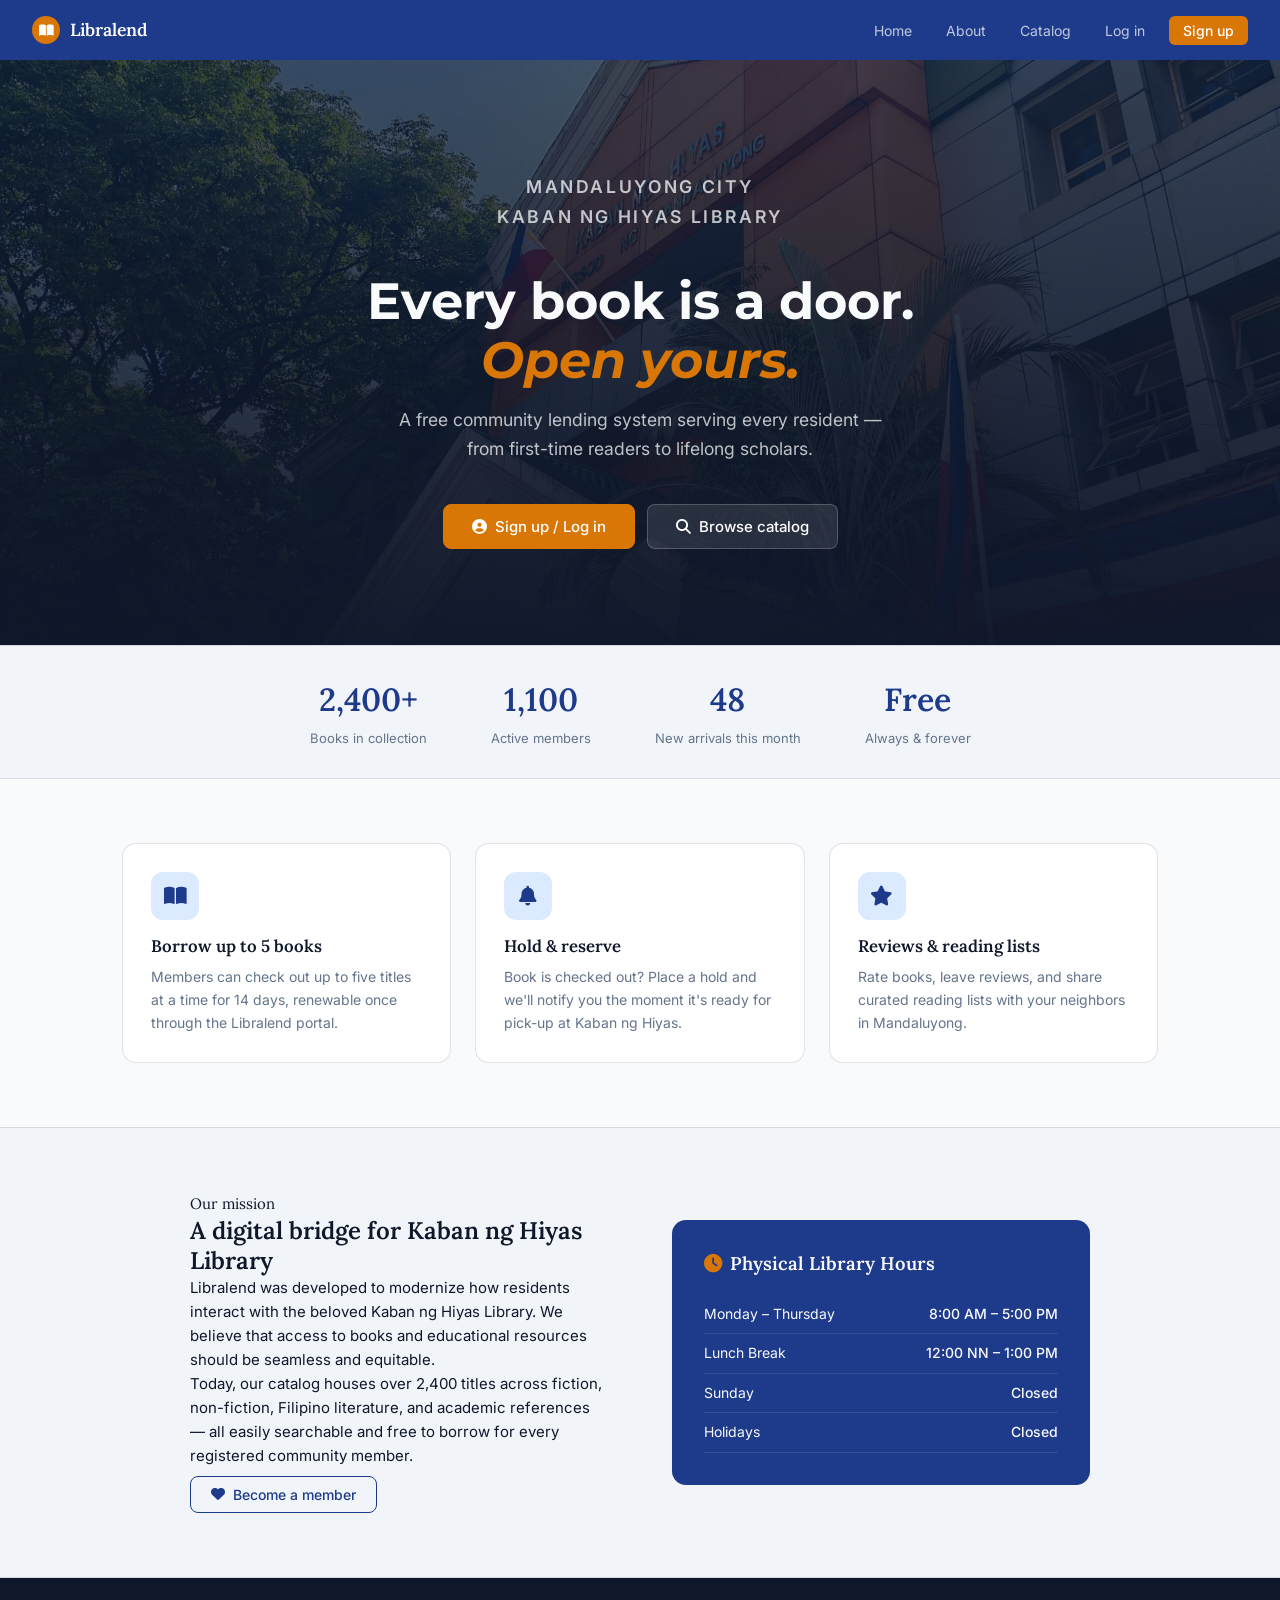
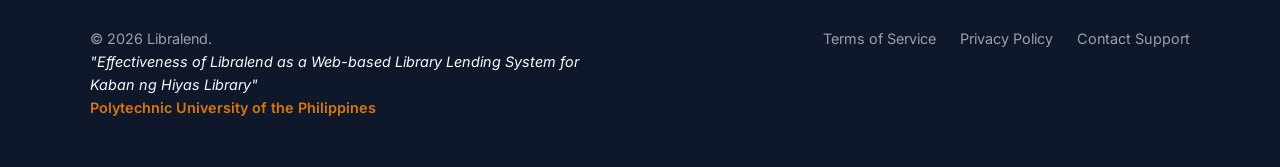
<file: index.html>
<!DOCTYPE html>
<html lang="en">
<head>
<meta charset="UTF-8">
<meta name="viewport" content="width=device-width, initial-scale=1.0">
<title>Libralend | Kaban ng Hiyas Library</title>
<link rel="preconnect" href="https://fonts.googleapis.com">
<link rel="preconnect" href="https://fonts.gstatic.com" crossorigin>
<link href="https://fonts.googleapis.com/css2?family=Lora:ital,wght@0,400;0,600;1,400&family=Inter:wght@300;400;500;600&display=swap" rel="stylesheet">
<link href="https://fonts.googleapis.com/css2?family=Montserrat:ital,wght@0,700;1,700&display=swap" rel="stylesheet">
<link rel="stylesheet" href="https://cdnjs.cloudflare.com/ajax/libs/font-awesome/6.5.0/css/all.min.css">
<link rel="stylesheet" href="styles.css">
</head>
<body>

<nav id="nav">
  <div class="nav-brand" onclick="goTo('home')">
    <div class="logo-dot"><i class="fas fa-book-open"></i></div>
    <span class="logo-text">Libralend</span>
  </div>
  <div id="nav-guest" class="nav-links">
    <button class="nav-btn" onclick="goTo('home')">Home</button>
    <button class="nav-btn" onclick="scrollAbout()">About</button>
    <button class="nav-btn" onclick="goTo('catalog')">Catalog</button>
    <button class="nav-btn" onclick="goTo('login')">Log in</button>
    <button class="nav-btn cta" onclick="goTo('register')">Sign up</button>
  </div>
  <div id="nav-user" class="nav-user" style="display:none;">
    <button class="nav-btn" onclick="goTo('catalog')">Catalog</button>
    <button class="nav-btn" id="adminNavBtn" style="display:none;" onclick="goTo('admin')">Admin</button>
    <button class="nav-btn" onclick="goTo('dashboard')">My Library</button>
    <div class="avatar-sm" id="navAvatar">?</div>
    <button class="nav-btn" onclick="logout()" style="color:rgba(248, 250, 252, 0.5); font-size:13px;">Sign out</button>
  </div>
</nav>

<div id="toast"><i class="fas fa-check-circle"></i><span id="toast-msg"></span></div>

<div id="page-home" class="page active">
  <div class="hero">
    <p class="hero-eyebrow">
      Mandaluyong City<br>
      Kaban ng Hiyas Library
    </p>
    <h1 style="font-family: 'Montserrat', sans-serif; font-weight: 700; font-size: clamp(2.5rem, 4vw, 3.5rem); margin-bottom: 15px;">
        Every book is a door.<br>
        <span style="color: var(--gold); font-style: italic;">Open yours.</span>
      </h1>
    <p>A free community lending system serving every resident — from first-time readers to lifelong scholars.</p>
    <div class="hero-actions">
      <button class="btn btn-gold" onclick="goTo('register')" style="padding:12px 28px; font-size:15px;">
        <i class="fas fa-user-circle"></i> Sign up / Log in
      </button>
      <button class="btn btn-outline" onclick="goTo('catalog')" style="background:rgba(255,255,255,0.1); border-color:rgba(255,255,255,0.2); color:#fff; padding:12px 28px; font-size:15px;">
        <i class="fas fa-search"></i> Browse catalog
      </button>
    </div>
  </div>

  <div class="stat-strip">
    <div class="stat-item"><span class="num">2,400+</span><span class="lbl">Books in collection</span></div>
    <div class="stat-item"><span class="num">1,100</span><span class="lbl">Active members</span></div>
    <div class="stat-item"><span class="num">48</span><span class="lbl">New arrivals this month</span></div>
    <div class="stat-item"><span class="num">Free</span><span class="lbl">Always & forever</span></div>
  </div>

  <div class="feature-grid">
    <div class="feature-card">
      <div class="feature-icon"><i class="fas fa-book-open"></i></div>
      <h3>Borrow up to 5 books</h3>
      <p>Members can check out up to five titles at a time for 14 days, renewable once through the Libralend portal.</p>
    </div>
    <div class="feature-card">
      <div class="feature-icon"><i class="fas fa-bell"></i></div>
      <h3>Hold & reserve</h3>
      <p>Book is checked out? Place a hold and we'll notify you the moment it's ready for pick-up at Kaban ng Hiyas.</p>
    </div>
    <div class="feature-card">
      <div class="feature-icon"><i class="fas fa-star"></i></div>
      <h3>Reviews & reading lists</h3>
      <p>Rate books, leave reviews, and share curated reading lists with your neighbors in Mandaluyong.</p>
    </div>
  </div>

  <div class="about-band" id="about-section">
    <div class="about-inner">
      <div>
        <span class="serif">Our mission</span>
        <h2>A digital bridge for Kaban ng Hiyas Library</h2>
        <p>Libralend was developed to modernize how residents interact with the beloved Kaban ng Hiyas Library. We believe that access to books and educational resources should be seamless and equitable.</p>
        <p>Today, our catalog houses over 2,400 titles across fiction, non-fiction, Filipino literature, and academic references — all easily searchable and free to borrow for every registered community member.</p>
        <button class="btn btn-outline" onclick="goTo('register')" style="margin-top:0.5rem; border-color:var(--accent); color:var(--accent);">
          <i class="fas fa-heart"></i> Become a member
        </button>
      </div>
      <div class="hours-card">
          <h3><i class="fas fa-clock" style="color:var(--gold); margin-right:8px;"></i>Physical Library Hours</h3>
          <div class="hours-row">
            <span class="day">Monday – Thursday</span>
            <span class="time">8:00 AM – 5:00 PM</span>
          </div>
          <div class="hours-row">
            <span class="day">Lunch Break</span>
            <span class="time">12:00 NN – 1:00 PM</span>
          </div>
          <div class="hours-row">
            <span class="day">Sunday</span>
            <span class="time">Closed</span>
          </div>
          <div class="hours-row">
            <span class="day">Holidays</span>
            <span class="time">Closed</span>
          </div>
        </div>
    </div>
  </div>

  <footer class="site-footer">
      <div class="footer-content">
          <div class="footer-text">
              <p>&copy; 2026 Libralend.</p>
              <p class="thesis-title">"Effectiveness of Libralend as a Web-based Library Lending System for Kaban ng Hiyas Library"</p>
              <p class="university-name">Polytechnic University of the Philippines</p>
          </div>
          <div class="footer-links">
    <a href="#" onclick="goTo('terms'); return false;">Terms of Service</a>
    <a href="#" onclick="goTo('privacy'); return false;">Privacy Policy</a>
    <a href="#" onclick="goTo('contact'); return false;">Contact Support</a>
</div>
      </div>
  </footer>
</div>

<!-- ================================ PAGE: LOGIN ================================ -->
<div id="page-login" class="page">
  <div class="login-split-container">
    
    <!-- LEFT BRANDING PANEL -->
    <div class="login-left-panel">
      <div class="panel-headline">
        <h1>Borrow books.<br/><span>Share stories.</span><br/>Build community.</h1>
        <p>Join thousands of readers in Mandaluyong lending and discovering books with their neighbors every day.</p>
      </div>

      <div class="book-shelf">
        <div class="book-card-floating">
          <div class="book-card-title">Noli Me Tangere</div>
          <div class="book-card-author">José Rizal</div>
          <span class="book-card-badge badge-available">Available</span>
        </div>
        <div class="book-card-floating">
          <div class="book-card-title">Sapiens</div>
          <div class="book-card-author">Yuval Noah Harari</div>
          <span class="book-card-badge badge-lent">Lent out</span>
        </div>
        <div class="book-card-floating">
          <div class="book-card-title">The Alchemist</div>
          <div class="book-card-author">Paulo Coelho</div>
          <span class="book-card-badge badge-available">Available</span>
        </div>
      </div>

      <div class="panel-stats">
        <div class="stat">
          <div class="stat-num">2,400+</div>
          <div class="stat-label">Books in collection</div>
        </div>
        <div class="stat">
          <div class="stat-num">1,100</div>
          <div class="stat-label">Active members</div>
        </div>
        <div class="stat">
          <div class="stat-num">100%</div>
          <div class="stat-label">Free for residents</div>
        </div>
      </div>
    </div>

    <!-- RIGHT FORM PANEL -->
    <div class="login-right-panel">
      <div class="accent-strip"></div>
      
      <div class="form-header">
        <h2>Welcome back</h2>
        <p>Sign in to your Kaban ng Hiyas account</p>
      </div>

      <div class="form-group">
        <label for="login-user">Username or Email</label>
        <!-- Re-used your system's ID: login-user -->
        <input type="text" id="login-user" placeholder="you@example.com" />
      </div>

      <div class="form-group">
        <label for="login-pass">Password</label>
        <input type="password" id="login-pass" placeholder="Enter your password" />
      </div>

      <div class="form-row" style="margin-bottom: 24px; margin-top: -8px;">
        <label class="remember-me">
          <input type="checkbox" id="remember" /> Remember me
        </label>
        <a href="#" class="forgot-link" onclick="showToast('Password reset link sent to your email.', 'success')">Forgot password?</a>
      </div>

      <!-- Uses your system's doLogin() function -->
      <button id="login-btn" class="btn-signin" onclick="doLogin()">Sign in</button>

      <div class="divider">
        <div class="divider-line"></div>
        <span class="divider-text">or continue as</span>
        <div class="divider-line"></div>
      </div>

      <button class="btn-guest" onclick="doAdminLogin()">Sign in as Admin (Demo)</button>

      <div class="signup-cta">
        New to Libralend? <a href="#" onclick="goTo('register')">Create an account</a>
      </div>
    </div>
    
  </div>
</div>

<!-- ================================ PAGE: REGISTER ================================ -->
<div id="page-register" class="page">
  <div class="auth-wrap" style="padding:2rem; align-items:flex-start; padding-top:3rem;">
    <div class="auth-card wide">
      <div class="logo-block">
        <div style="font-size:2.5rem; margin-bottom:0.5rem; color: var(--accent);"><i class="fas fa-book-open"></i></div>
        <h2>Create your account</h2>
        <p>Join Libralend — free for all residents</p>
      </div>
      <div class="form-row">
        <div class="form-group"><label>First name *</label><input type="text" id="reg-fname" placeholder="Juan" /></div>
        <div class="form-group"><label>Last name *</label><input type="text" id="reg-lname" placeholder="Dela Cruz" /></div>
      </div>
      <div class="form-group"><label>Email address *</label><input type="email" id="reg-email" placeholder="juan@email.com" /></div>
      <div class="form-row">
        <div class="form-group"><label>Username *</label><input type="text" id="reg-uname" placeholder="juandelacruz" /></div>
        <div class="form-group"><label>Password *</label><input type="password" id="reg-pass" placeholder="Min. 8 characters" /></div>
      </div>
      <button class="btn btn-primary btn-full" style="padding:12px; font-size:15px; margin-top:0.5rem;" onclick="doRegister()">
        <i class="fas fa-user-plus"></i> Create account
      </button>
      <p class="auth-switch">Already a member? <a onclick="goTo('login')">Sign in</a></p>
    </div>
  </div>
</div>

<div id="page-catalog" class="page">
  <div class="catalog-header">
    <h2>Book catalog</h2>
    <p>Browse our collection of 2,400+ titles</p>
    <div class="catalog-toolbar">
      <div class="search-box">
        <i class="fas fa-search"></i>
        <input type="text" id="catalog-search" placeholder="Search by title, author, ISBN…" oninput="filterCatalog()">
      </div>
      <select class="filter-select" id="catalog-genre" onchange="filterCatalog()">
        <option value="">All genres</option>
        <option>Fiction</option><option>Non-fiction</option><option>Filipino Lit</option>
        <option>Children's</option><option>History</option><option>Science</option>
        <option>Self-Help</option><option>Mystery</option><option>Fantasy</option>
      </select>
    </div>
    <p id="catalog-count" style="font-size:13px; color:var(--ink-muted); margin-top:10px;"></p>
  </div>
  <div class="book-grid" id="book-grid"></div>
</div>

<div id="page-dashboard" class="page">
  <div class="dash-wrap">
    <aside class="dash-sidebar">
      <div class="user-block">
        <div class="avatar-lg" id="dashAvatar">?</div>
        <h4 id="dashName">—</h4>
        <p id="dashEmail">—</p>
      </div>
      <nav class="sidebar-nav">
        <a onclick="showDashSection('ds-overview')" class="active" id="sn-overview"><i class="fas fa-home"></i> Overview</a>
        <a onclick="showDashSection('ds-borrowed')" id="sn-borrowed"><i class="fas fa-book"></i> Currently borrowed</a>
      </nav>
    </aside>
    <main class="dash-main">
      <div class="dash-section active" id="ds-overview">
        <h2 class="dash-title">Good morning, <span id="dashFirst">friend</span>! 👋</h2>
        <p class="dash-sub">Here's a snapshot of your library activity.</p>
        <div class="stat-cards">
          <div class="stat-card accent"><div class="sc-label">Currently borrowed</div><div class="sc-value">3</div><div class="sc-sub">of 5 slots used</div></div>
          <div class="stat-card"><div class="sc-label">Books read total</div><div class="sc-value">27</div><div class="sc-sub">since joining</div></div>
        </div>
      </div>
      <div class="dash-section" id="ds-borrowed">
        <h2 class="dash-title">Currently borrowed</h2>
        <p class="dash-sub">You have 3 books checked out. Max 5 allowed.</p>
        <div class="table-wrap">
          <table>
            <thead><tr><th>Book</th><th>Author</th><th>Borrowed</th><th>Due date</th><th>Status</th></tr></thead>
            <tbody>
              <tr><td><strong>Noli Me Tangere</strong></td><td>José Rizal</td><td>Jun 1, 2026</td><td>Jun 15, 2026</td><td><span class="badge badge-amber">Due soon</span></td></tr>
            </tbody>
          </table>
        </div>
      </div>
    </main>
  </div>
</div>

<div id="page-admin" class="page">
  <div class="dash-wrap">
    <aside class="dash-sidebar">
      <div class="user-block">
        <div class="avatar-lg" style="background:var(--accent);">A</div>
        <h4>Library Admin</h4>
        <p>admin@libralend.ph</p>
      </div>
      <nav class="sidebar-nav">
        <a onclick="showAdminSection('as-overview')" class="active" id="asn-overview"><i class="fas fa-chart-bar"></i> Overview</a>
        <a onclick="showAdminSection('as-books')" id="asn-books"><i class="fas fa-book"></i> Manage books</a>
      </nav>
    </aside>
    <main class="dash-main">
      <div class="dash-section active" id="as-overview">
        <h2 class="dash-title">Admin overview</h2>
        <p class="dash-sub">Library activity at a glance.</p>
        <div class="stat-cards">
          <div class="stat-card accent"><div class="sc-label">Total books</div><div class="sc-value">2,412</div><div class="sc-sub">in collection</div></div>
          <div class="stat-card"><div class="sc-label">Books borrowed</div><div class="sc-value">187</div><div class="sc-sub">currently out</div></div>
        </div>
      </div>
      <div class="dash-section" id="as-books">
        <div style="display:flex; justify-content:space-between; align-items:center; margin-bottom:1.25rem;">
          <h2 class="dash-title">Manage books</h2>
          <button class="btn btn-primary" onclick="openBookModal()"><i class="fas fa-plus"></i> Add new book</button>
        </div>
        <div class="table-wrap">
          <table>
            <thead><tr><th>Title</th><th>Author</th><th>Genre</th><th>Status</th></tr></thead>
            <tbody id="admin-book-tbody"></tbody>
          </table>
        </div>
      </div>
    </main>
  </div>
</div>
<!-- ================================ PAGE: TERMS ================================ -->
<div id="page-terms" class="page">
  <div class="section">
    <h2 class="dash-title" style="font-size: 2rem; margin-bottom: 1rem; color: var(--accent);">Terms of Service</h2>
    <div class="card card-pad">
      <h3 style="margin-bottom: 0.5rem; color: var(--gold);">1. System Usage & Eligibility</h3>
      <p style="color: var(--ink-soft); margin-bottom: 1.5rem;">Libralend is designed exclusively for the residents of Mandaluyong City and registered members of the Kaban ng Hiyas Library. Every member is strictly responsible for maintaining the confidentiality of their account credentials and for all activities that occur under their account.</p>

      <h3 style="margin-bottom: 0.5rem; color: var(--gold);">2. Borrowing Policy & Limitations</h3>
      <p style="color: var(--ink-soft); margin-bottom: 1.5rem;">A registered user may borrow a maximum of five (5) books at any given time. The standard loan period is fourteen (14) days. Users are permitted to renew a borrowed book once through the Libralend online portal, provided there are no pending hold requests from other members for that specific title.</p>

      <h3 style="margin-bottom: 0.5rem; color: var(--gold);">3. Lost, Damaged, and Overdue Materials</h3>
      <p style="color: var(--ink-soft); margin-bottom: 1.5rem;">Any physical library material that is damaged or lost while checked out must be reported immediately to the Kaban ng Hiyas library administration. Failure to return borrowed books on or before the due date will result in an automatic, temporary suspension of the user's borrowing privileges until the overdue items are returned.</p>
    </div>
  </div>
</div>

<!-- ================================ PAGE: PRIVACY ================================ -->
<div id="page-privacy" class="page">
  <div class="section">
    <h2 class="dash-title" style="font-size: 2rem; margin-bottom: 1rem; color: var(--accent);">Privacy Policy</h2>
    <div class="card card-pad">
      <p style="color: var(--ink-soft); margin-bottom: 1.5rem; font-style: italic;">In compliance with the Data Privacy Act of 2012 (Republic Act No. 10173)</p>

      <h3 style="margin-bottom: 0.5rem; color: var(--gold);">Information We Collect</h3>
      <p style="color: var(--ink-soft); margin-bottom: 1.5rem;">To provide a seamless library lending experience, Libralend collects necessary personal information including your full name, email address, residential address, and system-generated reading history.</p>

      <h3 style="margin-bottom: 0.5rem; color: var(--gold);">How We Use Your Data</h3>
      <p style="color: var(--ink-soft); margin-bottom: 1.5rem;">The collected data is utilized strictly for account management, tracking borrowed materials, managing hold queues, and generating anonymous data analytics for our academic research (Thesis). Libralend will never sell, rent, or distribute your personal information to third-party entities.</p>

      <h3 style="margin-bottom: 0.5rem; color: var(--gold);">Data Security</h3>
      <p style="color: var(--ink-soft); margin-bottom: 1.5rem;">We implement standard technical and organizational security measures to protect your account and personal details against unauthorized access, alteration, disclosure, or destruction.</p>
    </div>
  </div>
</div>

<!-- ================================ PAGE: CONTACT ================================ -->
<div id="page-contact" class="page">
  <div class="section">
    <h2 class="dash-title" style="font-size: 2rem; margin-bottom: 1rem; color: var(--accent);">Contact Support</h2>
    <div style="display: grid; grid-template-columns: repeat(auto-fit, minmax(300px, 1fr)); gap: 1.5rem;">
      
      <div class="card card-pad">
        <h3 style="margin-bottom: 1rem; color: var(--gold);"><i class="fas fa-building" style="margin-right: 8px;"></i>Kaban ng Hiyas Congressional Library</h3>
        <p style="color: var(--ink-soft); margin-bottom: 0.5rem;"><strong>Location:</strong> 2nd Floor, Kaban ng Hiyas Building, City Hall Compound, Mandaluyong City</p>
        <p style="color: var(--ink-soft); margin-bottom: 0.5rem;"><strong>Email:</strong> kabannghiyaslibrary@yahoo.com</p>
        <p style="color: var(--ink-soft); margin-bottom: 0.5rem;"><strong>Telephone:</strong> 748-0047 / 532-5001 loc 557</p>
        <p style="color: var(--ink-soft); margin-top: 1.5rem; font-size: 13px;"><strong>Office Hours:</strong> Monday to Thursday, 8:00 AM to 5:00 PM (with a 12:00 NN to 1:00 PM lunch break).</p>
      </div>

      <div class="card card-pad" style="border-left: 4px solid var(--accent);">
        <h3 style="margin-bottom: 1rem; color: var(--accent);"><i class="fas fa-laptop-code" style="margin-right: 8px;"></i>Libralend Technical Team</h3>
        <p style="color: var(--ink-soft); margin-bottom: 1rem;">For system-related issues (bug reports, account recovery, or system errors), please contact the Polytechnic University of the Philippines (PUP) System Administrators:</p>
        <ul style="color: var(--ink-soft); margin-left: 1.5rem; margin-bottom: 1.5rem; line-height: 1.8;">
          <li>Mark</li>
          <li>Rymette</li>
          <li>John Carlo</li>
          <li>Nikki</li>
          <li>Jahred</li>
          <li>Drew</li>
        </ul>
        <button class="btn btn-primary" onclick="showToast('Message interface currently offline for maintenance.', 'error')"><i class="fas fa-envelope"></i> Message Admin Team</button>
      </div>

    </div>
  </div>
</div>
<div class="modal-overlay" id="book-modal">
  <div class="modal">
    <div class="modal-header">
      <h3>Add new book</h3>
      <button class="modal-close" onclick="closeModal('book-modal')">✕</button>
    </div>
    <div class="modal-body">
      <div class="form-row">
        <div class="form-group"><label>Title *</label><input type="text" id="modal-book-title" /></div>
        <div class="form-group"><label>Author *</label><input type="text" id="modal-book-author" /></div>
      </div>
    </div>
    <div class="modal-footer">
      <button class="btn btn-outline" onclick="closeModal('book-modal')">Cancel</button>
      <button class="btn btn-primary" onclick="saveBook()">Add book</button>
    </div>
  </div>
</div>

<div class="modal-overlay" id="borrow-modal">
  <div class="modal">
    <div class="modal-header">
      <h3 id="borrow-book-title">Book title</h3>
      <button class="modal-close" onclick="closeModal('borrow-modal')">✕</button>
    </div>
    <div class="modal-body" id="borrow-modal-body"></div>
    <div class="modal-footer" id="borrow-modal-footer"></div>
  </div>
</div>

<script src="script.js"></script>
</body>
</html>
</file>
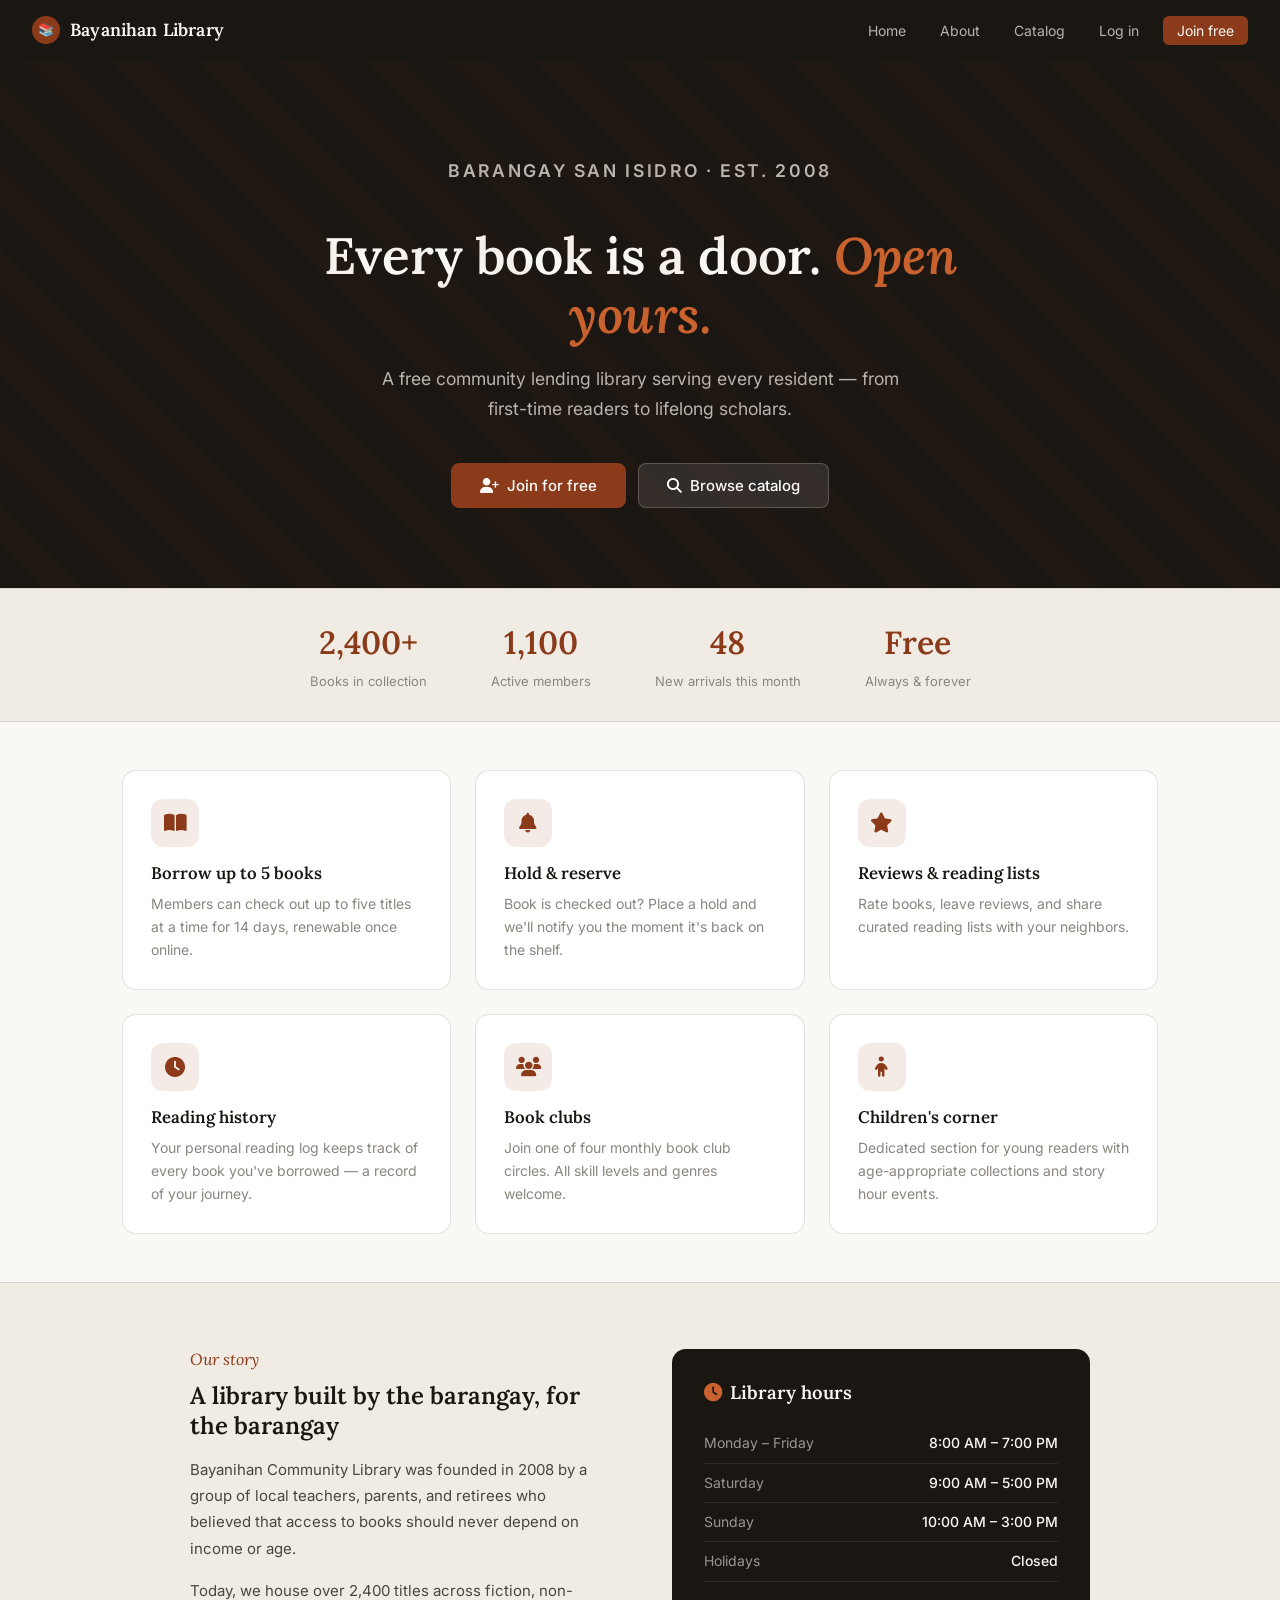
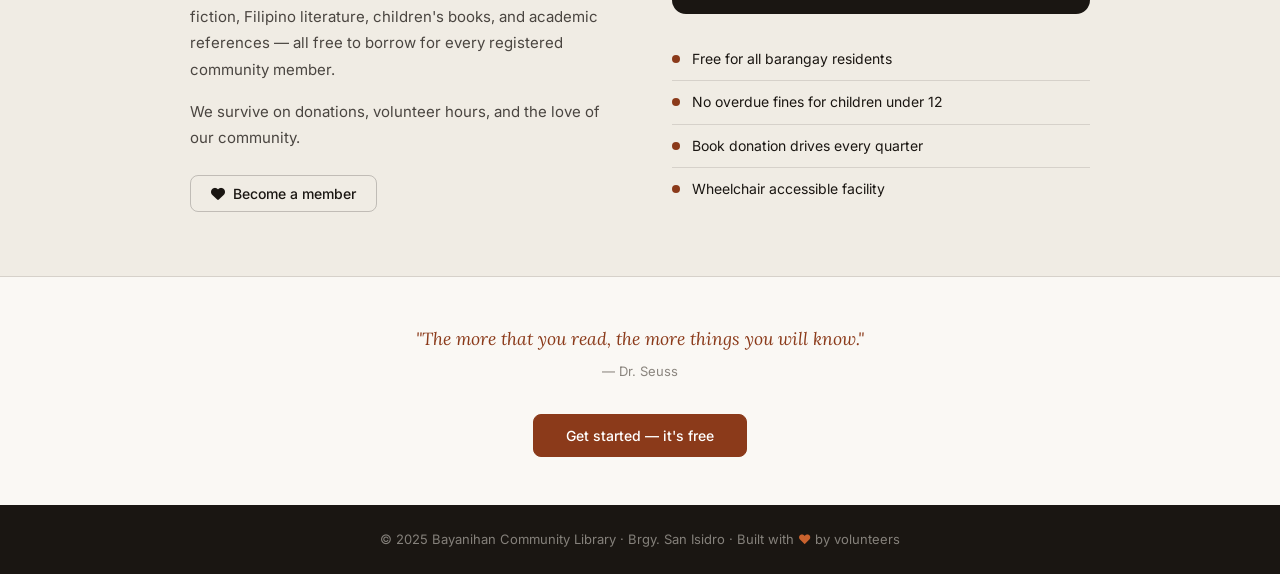
<file: bayanihan_library/index.html>
<!DOCTYPE html>
<html lang="en">
<head>
<meta charset="UTF-8">
<meta name="viewport" content="width=device-width, initial-scale=1.0">
<title>Bayanihan Community Library</title>
<link rel="preconnect" href="https://fonts.googleapis.com">
<link rel="preconnect" href="https://fonts.gstatic.com" crossorigin>
<link href="https://fonts.googleapis.com/css2?family=Lora:ital,wght@0,400;0,600;1,400&family=Inter:wght@300;400;500;600&display=swap" rel="stylesheet">
<link rel="stylesheet" href="https://cdnjs.cloudflare.com/ajax/libs/font-awesome/6.5.0/css/all.min.css">
<style>
  :root {
    --ink: #1a1612;
    --ink-soft: #4a4540;
    --ink-muted: #8a857e;
    --paper: #faf8f4;
    --paper-warm: #f0ece4;
    --paper-deep: #e5dfd5;
    --accent: #8b3a1a;
    --accent-light: #f5ebe6;
    --accent-mid: #c9622e;
    --green: #2d6a4f;
    --green-light: #e8f5ee;
    --blue: #1d4e89;
    --blue-light: #e8f0fa;
    --amber: #b5651d;
    --amber-light: #fdf3e3;
    --red: #922b21;
    --red-light: #fde8e7;
    --border: rgba(26,22,18,0.12);
    --border-strong: rgba(26,22,18,0.22);
    --shadow-card: 0 1px 3px rgba(26,22,18,0.08), 0 4px 12px rgba(26,22,18,0.06);
    --radius: 8px;
    --radius-lg: 14px;
  }

  * { box-sizing: border-box; margin: 0; padding: 0; }

  body {
    font-family: 'Inter', sans-serif;
    background: var(--paper);
    color: var(--ink);
    min-height: 100vh;
    font-size: 15px;
    line-height: 1.6;
  }

  /* ---------- TYPOGRAPHY ---------- */
  .serif { font-family: 'Lora', Georgia, serif; }
  h1, h2, h3 { font-family: 'Lora', Georgia, serif; font-weight: 600; line-height: 1.25; }
  h1 { font-size: 2rem; }
  h2 { font-size: 1.5rem; }
  h3 { font-size: 1.15rem; }

  /* ---------- LAYOUT ---------- */
  .page { display: none; }
  .page.active { display: block; }

  /* ---------- NAV ---------- */
  #nav {
    background: var(--ink);
    color: var(--paper);
    padding: 0 2rem;
    display: flex;
    align-items: center;
    justify-content: space-between;
    height: 60px;
    position: sticky;
    top: 0;
    z-index: 100;
  }
  .nav-brand {
    font-family: 'Lora', serif;
    font-size: 1.1rem;
    font-weight: 600;
    letter-spacing: 0.01em;
    color: var(--paper);
    display: flex;
    align-items: center;
    gap: 10px;
    cursor: pointer;
  }
  .nav-brand .logo-dot {
    width: 28px; height: 28px;
    background: var(--accent);
    border-radius: 50%;
    display: flex; align-items: center; justify-content: center;
    font-size: 13px;
  }
  .nav-links { display: flex; gap: 6px; align-items: center; }
  .nav-btn {
    background: none; border: none; cursor: pointer;
    color: rgba(250,248,244,0.7);
    font-family: 'Inter', sans-serif;
    font-size: 14px;
    padding: 6px 14px;
    border-radius: 6px;
    transition: all 0.15s;
  }
  .nav-btn:hover, .nav-btn.active { color: var(--paper); background: rgba(255,255,255,0.1); }
  .nav-btn.cta {
    background: var(--accent);
    color: var(--paper);
    margin-left: 4px;
  }
  .nav-btn.cta:hover { background: var(--accent-mid); }
  .nav-user {
    display: flex; align-items: center; gap: 10px;
    font-size: 14px;
    color: rgba(250,248,244,0.8);
  }
  .avatar-sm {
    width: 32px; height: 32px; border-radius: 50%;
    background: var(--accent);
    display: flex; align-items: center; justify-content: center;
    font-size: 12px; font-weight: 600; color: var(--paper);
  }

  /* ---------- BUTTONS ---------- */
  .btn {
    display: inline-flex; align-items: center; gap: 8px;
    padding: 9px 20px;
    border-radius: var(--radius);
    font-family: 'Inter', sans-serif;
    font-size: 14px;
    font-weight: 500;
    cursor: pointer;
    transition: all 0.15s;
    border: 1.5px solid transparent;
    white-space: nowrap;
  }
  .btn-primary { background: var(--accent); color: #fff; border-color: var(--accent); }
  .btn-primary:hover { background: var(--accent-mid); border-color: var(--accent-mid); }
  .btn-outline { background: transparent; color: var(--ink); border-color: var(--border-strong); }
  .btn-outline:hover { background: var(--paper-warm); }
  .btn-ghost { background: none; border: none; color: var(--accent); font-weight: 500; padding: 6px 0; cursor: pointer; font-family: inherit; font-size: 14px; }
  .btn-green { background: var(--green); color: #fff; border-color: var(--green); }
  .btn-green:hover { background: #1e5c3f; }
  .btn-danger { background: var(--red); color: #fff; border-color: var(--red); }
  .btn-danger:hover { background: #7b2218; }
  .btn-sm { padding: 6px 14px; font-size: 13px; }
  .btn-full { width: 100%; justify-content: center; }

  /* ---------- FORM ---------- */
  .form-group { margin-bottom: 18px; }
  .form-row { display: grid; grid-template-columns: 1fr 1fr; gap: 16px; }
  .form-row-3 { display: grid; grid-template-columns: 1fr 1fr 1fr; gap: 16px; }
  label { display: block; font-size: 13px; font-weight: 500; color: var(--ink-soft); margin-bottom: 6px; }
  input, select, textarea {
    width: 100%; padding: 10px 14px;
    border: 1.5px solid var(--border);
    border-radius: var(--radius);
    font-family: 'Inter', sans-serif;
    font-size: 14px;
    background: #fff;
    color: var(--ink);
    transition: border-color 0.15s;
    outline: none;
  }
  input:focus, select:focus, textarea:focus { border-color: var(--accent); }
  textarea { resize: vertical; min-height: 80px; }

  /* ---------- CARDS ---------- */
  .card {
    background: #fff;
    border-radius: var(--radius-lg);
    border: 1px solid var(--border);
    box-shadow: var(--shadow-card);
  }
  .card-pad { padding: 1.75rem; }

  /* ---------- BADGE / TAG ---------- */
  .badge {
    display: inline-flex; align-items: center; gap: 5px;
    padding: 3px 10px;
    border-radius: 100px;
    font-size: 12px;
    font-weight: 500;
  }
  .badge-green { background: var(--green-light); color: var(--green); }
  .badge-red { background: var(--red-light); color: var(--red); }
  .badge-amber { background: var(--amber-light); color: var(--amber); }
  .badge-blue { background: var(--blue-light); color: var(--blue); }
  .badge-gray { background: var(--paper-warm); color: var(--ink-soft); }

  /* ---------- SECTION ---------- */
  .section { padding: 3rem 2rem; max-width: 1100px; margin: 0 auto; }
  .section-sm { padding: 2rem; max-width: 1100px; margin: 0 auto; }
  .section-center { text-align: center; }

  /* ---------- PAGE: HOME ---------- */
  .hero {
    background: var(--ink);
    color: var(--paper);
    padding: 6rem 2rem 5rem;
    text-align: center;
    position: relative;
    overflow: hidden;
  }
  .hero::before {
    content: '';
    position: absolute; inset: 0;
    background: repeating-linear-gradient(
      45deg,
      transparent,
      transparent 30px,
      rgba(139,58,26,0.04) 30px,
      rgba(139,58,26,0.04) 60px
    );
  }
  .hero-eyebrow {
    font-size: 12px; font-weight: 600; letter-spacing: 0.15em;
    text-transform: uppercase; color: var(--accent-mid);
    margin-bottom: 1.5rem;
  }
  .hero h1 {
    font-size: 3.2rem; margin-bottom: 1.25rem;
    max-width: 680px; margin-left: auto; margin-right: auto;
    line-height: 1.15;
  }
  .hero h1 em { color: var(--accent-mid); font-style: italic; }
  .hero p {
    font-size: 1.1rem; max-width: 520px;
    margin: 0 auto 2.5rem;
    color: rgba(240,236,228,0.75);
    line-height: 1.7;
  }
  .hero-actions { display: flex; gap: 12px; justify-content: center; flex-wrap: wrap; }

  .stat-strip {
    background: var(--paper-warm);
    border-top: 1px solid var(--border);
    border-bottom: 1px solid var(--border);
    padding: 1.75rem 2rem;
    display: flex; justify-content: center; gap: 4rem;
    flex-wrap: wrap;
  }
  .stat-item { text-align: center; }
  .stat-item .num {
    font-family: 'Lora', serif;
    font-size: 2rem;
    font-weight: 600;
    color: var(--accent);
    display: block;
  }
  .stat-item .lbl { font-size: 13px; color: var(--ink-muted); }

  .feature-grid {
    display: grid; grid-template-columns: repeat(3, 1fr); gap: 1.5rem;
    padding: 3rem 2rem; max-width: 1100px; margin: 0 auto;
  }
  .feature-card {
    background: #fff;
    border: 1px solid var(--border);
    border-radius: var(--radius-lg);
    padding: 1.75rem;
  }
  .feature-icon {
    width: 48px; height: 48px;
    background: var(--accent-light);
    border-radius: 12px;
    display: flex; align-items: center; justify-content: center;
    margin-bottom: 1rem;
    font-size: 20px; color: var(--accent);
  }
  .feature-card h3 { margin-bottom: 0.5rem; font-size: 1.05rem; }
  .feature-card p { font-size: 14px; color: var(--ink-muted); line-height: 1.65; }

  .about-band {
    background: var(--paper-warm);
    border-top: 1px solid var(--border);
    border-bottom: 1px solid var(--border);
    padding: 4rem 2rem;
    max-width: 100%;
  }
  .about-inner {
    max-width: 900px; margin: 0 auto;
    display: grid; grid-template-columns: 1fr 1fr; gap: 4rem;
    align-items: center;
  }
  .about-inner .serif { font-style: italic; color: var(--accent); font-size: 1rem; margin-bottom: 0.5rem; display: block; }
  .about-inner h2 { margin-bottom: 1rem; }
  .about-inner p { color: var(--ink-soft); line-height: 1.75; font-size: 15px; margin-bottom: 1rem; }
  .values-list { list-style: none; }
  .values-list li {
    padding: 10px 0;
    border-bottom: 1px solid var(--border);
    display: flex; align-items: center; gap: 12px;
    font-size: 14px;
  }
  .values-list li:last-child { border-bottom: none; }
  .values-list .dot {
    width: 8px; height: 8px; border-radius: 50%;
    background: var(--accent); flex-shrink: 0;
  }

  .hours-card {
    background: var(--ink); color: var(--paper);
    border-radius: var(--radius-lg);
    padding: 2rem;
  }
  .hours-card h3 { color: var(--paper); margin-bottom: 1.25rem; }
  .hours-row {
    display: flex; justify-content: space-between;
    font-size: 14px;
    padding: 8px 0;
    border-bottom: 1px solid rgba(255,255,255,0.08);
  }
  .hours-row .day { color: rgba(240,236,228,0.6); }
  .hours-row .time { color: var(--paper); font-weight: 500; }

  .footer-strip {
    background: var(--ink);
    color: rgba(240,236,228,0.5);
    text-align: center;
    padding: 1.5rem;
    font-size: 13px;
  }
  .footer-strip span { color: var(--accent-mid); }

  /* ---------- PAGE: AUTH ---------- */
  .auth-wrap {
    min-height: calc(100vh - 60px);
    display: flex; align-items: center; justify-content: center;
    padding: 2rem;
    background: var(--paper-warm);
  }
  .auth-card {
    background: #fff;
    border-radius: var(--radius-lg);
    border: 1px solid var(--border);
    box-shadow: var(--shadow-card);
    width: 100%; max-width: 480px;
    padding: 2.5rem;
  }
  .auth-card.wide { max-width: 720px; }
  .auth-card .logo-block {
    text-align: center; margin-bottom: 2rem;
  }
  .auth-card .logo-block h2 { font-size: 1.5rem; margin-bottom: 0.25rem; }
  .auth-card .logo-block p { font-size: 14px; color: var(--ink-muted); }
  .divider { border: none; border-top: 1px solid var(--border); margin: 1.5rem 0; }
  .auth-switch { text-align: center; font-size: 14px; color: var(--ink-muted); margin-top: 1.25rem; }
  .auth-switch a { color: var(--accent); text-decoration: none; font-weight: 500; cursor: pointer; }

  /* ---------- PAGE: CATALOG ---------- */
  .catalog-header {
    background: var(--paper-warm);
    border-bottom: 1px solid var(--border);
    padding: 2rem;
  }
  .catalog-header h2 { margin-bottom: 0.25rem; }
  .catalog-header p { font-size: 14px; color: var(--ink-muted); }
  .catalog-toolbar {
    display: flex; gap: 12px; align-items: center;
    flex-wrap: wrap; margin-top: 1.25rem;
  }
  .search-box {
    flex: 1; min-width: 220px;
    display: flex; align-items: center;
    background: #fff;
    border: 1.5px solid var(--border);
    border-radius: var(--radius);
    padding: 0 14px;
    gap: 10px;
  }
  .search-box i { color: var(--ink-muted); font-size: 15px; }
  .search-box input {
    border: none; padding: 10px 0; flex: 1;
    font-size: 14px; background: none;
  }
  .search-box input:focus { outline: none; }
  .filter-select {
    padding: 10px 14px;
    border: 1.5px solid var(--border);
    border-radius: var(--radius);
    font-size: 14px;
    background: #fff;
    cursor: pointer;
  }
  .book-grid {
    display: grid;
    grid-template-columns: repeat(auto-fill, minmax(200px, 1fr));
    gap: 1.25rem;
    padding: 2rem;
    max-width: 1100px; margin: 0 auto;
  }
  .book-card {
    background: #fff;
    border: 1px solid var(--border);
    border-radius: var(--radius-lg);
    overflow: hidden;
    cursor: pointer;
    transition: box-shadow 0.15s, transform 0.15s;
  }
  .book-card:hover { box-shadow: 0 4px 20px rgba(26,22,18,0.12); transform: translateY(-2px); }
  .book-cover {
    height: 160px;
    display: flex; align-items: center; justify-content: center;
    font-size: 3rem;
    position: relative;
  }
  .book-cover .avail-badge {
    position: absolute; top: 10px; right: 10px;
  }
  .book-info { padding: 1rem; }
  .book-info h4 { font-size: 14px; margin-bottom: 3px; font-weight: 600; }
  .book-info .author { font-size: 12px; color: var(--ink-muted); margin-bottom: 8px; }
  .book-info .genre { font-size: 11px; }
  .book-rating { font-size: 12px; color: var(--amber); margin-top: 6px; }

  /* ---------- MODAL ---------- */
  .modal-overlay {
    display: none;
    position: fixed; inset: 0;
    background: rgba(26,22,18,0.55);
    z-index: 200;
    align-items: center; justify-content: center;
    padding: 1rem;
  }
  .modal-overlay.open { display: flex; }
  .modal {
    background: #fff;
    border-radius: var(--radius-lg);
    max-width: 560px; width: 100%;
    max-height: 90vh;
    overflow-y: auto;
    box-shadow: 0 20px 60px rgba(0,0,0,0.2);
  }
  .modal-header {
    padding: 1.5rem 1.75rem 1rem;
    border-bottom: 1px solid var(--border);
    display: flex; justify-content: space-between; align-items: flex-start;
  }
  .modal-body { padding: 1.5rem 1.75rem; }
  .modal-footer {
    padding: 1rem 1.75rem;
    border-top: 1px solid var(--border);
    display: flex; gap: 10px; justify-content: flex-end;
  }
  .modal-close { background: none; border: none; cursor: pointer; font-size: 18px; color: var(--ink-muted); line-height: 1; }

  /* ---------- DASHBOARD ---------- */
  .dash-wrap {
    display: grid; grid-template-columns: 240px 1fr;
    min-height: calc(100vh - 60px);
  }
  .dash-sidebar {
    background: var(--paper-warm);
    border-right: 1px solid var(--border);
    padding: 1.5rem 0;
  }
  .dash-sidebar .user-block {
    padding: 0 1.25rem 1.25rem;
    border-bottom: 1px solid var(--border);
    margin-bottom: 1rem;
  }
  .avatar-lg {
    width: 52px; height: 52px; border-radius: 50%;
    background: var(--accent);
    display: flex; align-items: center; justify-content: center;
    font-size: 18px; font-weight: 600; color: #fff;
    margin-bottom: 10px;
  }
  .dash-sidebar .user-block h4 { font-size: 15px; }
  .dash-sidebar .user-block p { font-size: 12px; color: var(--ink-muted); }
  .dash-sidebar .member-since { font-size: 11px; color: var(--ink-muted); margin-top: 6px; }
  .sidebar-nav a {
    display: flex; align-items: center; gap: 10px;
    padding: 10px 1.25rem;
    font-size: 14px; color: var(--ink-soft);
    text-decoration: none;
    cursor: pointer;
    border-left: 3px solid transparent;
    transition: all 0.12s;
  }
  .sidebar-nav a:hover { background: var(--paper-deep); color: var(--ink); }
  .sidebar-nav a.active { border-left-color: var(--accent); background: var(--accent-light); color: var(--accent); font-weight: 500; }
  .dash-main { padding: 2rem; overflow-y: auto; }
  .dash-section { display: none; }
  .dash-section.active { display: block; }
  .dash-title { font-size: 1.25rem; margin-bottom: 0.25rem; }
  .dash-sub { font-size: 14px; color: var(--ink-muted); margin-bottom: 1.75rem; }
  .stat-cards {
    display: grid; grid-template-columns: repeat(4, 1fr); gap: 1rem;
    margin-bottom: 2rem;
  }
  .stat-card {
    background: #fff;
    border: 1px solid var(--border);
    border-radius: var(--radius-lg);
    padding: 1.25rem;
  }
  .stat-card .sc-label { font-size: 12px; color: var(--ink-muted); margin-bottom: 4px; }
  .stat-card .sc-value { font-size: 1.75rem; font-weight: 600; font-family: 'Lora', serif; }
  .stat-card .sc-sub { font-size: 12px; color: var(--ink-muted); margin-top: 2px; }
  .stat-card.accent { background: var(--accent); border-color: var(--accent); }
  .stat-card.accent .sc-label, .stat-card.accent .sc-value, .stat-card.accent .sc-sub { color: rgba(255,255,255,0.9); }

  /* ---------- TABLE ---------- */
  .table-wrap { overflow-x: auto; }
  table { width: 100%; border-collapse: collapse; font-size: 14px; }
  thead th {
    text-align: left; padding: 10px 14px;
    font-size: 12px; font-weight: 600;
    color: var(--ink-muted); text-transform: uppercase;
    letter-spacing: 0.05em;
    background: var(--paper-warm);
    border-bottom: 1px solid var(--border);
  }
  tbody td { padding: 12px 14px; border-bottom: 1px solid var(--border); }
  tbody tr:last-child td { border-bottom: none; }
  tbody tr:hover { background: var(--paper-warm); }

  /* ---------- TOAST ---------- */
  #toast {
    position: fixed; bottom: 24px; right: 24px;
    background: var(--ink); color: var(--paper);
    padding: 12px 20px; border-radius: var(--radius);
    font-size: 14px;
    transform: translateY(80px); opacity: 0;
    transition: all 0.25s;
    z-index: 500;
    display: flex; align-items: center; gap: 10px;
    max-width: 320px;
    box-shadow: 0 4px 20px rgba(0,0,0,0.2);
  }
  #toast.show { transform: translateY(0); opacity: 1; }
  #toast.success { background: var(--green); }
  #toast.error { background: var(--red); }

  /* ---------- ADMIN ---------- */
  .admin-tabs {
    display: flex; gap: 0;
    border-bottom: 1px solid var(--border);
    margin-bottom: 1.75rem;
  }
  .tab-btn {
    padding: 10px 20px;
    background: none; border: none;
    cursor: pointer; font-family: 'Inter', sans-serif;
    font-size: 14px; font-weight: 500;
    color: var(--ink-muted);
    border-bottom: 2px solid transparent;
    transition: all 0.15s;
  }
  .tab-btn:hover { color: var(--ink); }
  .tab-btn.active { color: var(--accent); border-bottom-color: var(--accent); }
  .tab-content { display: none; }
  .tab-content.active { display: block; }

  .progress-bar {
    height: 6px; background: var(--paper-deep);
    border-radius: 100px; overflow: hidden;
    margin-top: 4px;
  }
  .progress-fill {
    height: 100%; background: var(--accent);
    border-radius: 100px; transition: width 0.3s;
  }

  /* ---------- WISHLIST ---------- */
  .wishlist-empty {
    text-align: center; padding: 3rem 1rem; color: var(--ink-muted);
  }
  .wishlist-empty i { font-size: 2.5rem; margin-bottom: 1rem; display: block; }

  /* ---------- NOTIFICATION ---------- */
  .notif-item {
    padding: 1rem;
    border-bottom: 1px solid var(--border);
    display: flex; gap: 14px; align-items: flex-start;
  }
  .notif-icon {
    width: 36px; height: 36px; border-radius: 50%;
    display: flex; align-items: center; justify-content: center;
    flex-shrink: 0; font-size: 15px;
  }
  .notif-dot {
    width: 8px; height: 8px; border-radius: 50%;
    background: var(--accent); flex-shrink: 0; margin-top: 6px;
  }

  /* ---------- REVIEW ---------- */
  .review-item {
    padding: 1rem 0;
    border-bottom: 1px solid var(--border);
  }
  .review-item:last-child { border-bottom: none; }
  .review-meta { display: flex; align-items: center; gap: 10px; margin-bottom: 6px; }
  .review-meta .stars { color: var(--amber); font-size: 12px; }

  /* ---------- RESPONSIVE ---------- */
  @media (max-width: 768px) {
    .hero h1 { font-size: 2.2rem; }
    .feature-grid { grid-template-columns: 1fr; }
    .about-inner { grid-template-columns: 1fr; gap: 2rem; }
    .form-row, .form-row-3 { grid-template-columns: 1fr; }
    .stat-cards { grid-template-columns: repeat(2, 1fr); }
    .dash-wrap { grid-template-columns: 1fr; }
    .dash-sidebar { display: none; }
    .book-grid { grid-template-columns: repeat(auto-fill, minmax(160px, 1fr)); }
  }
</style>
</head>
<body>

<!-- NAVBAR -->
<nav id="nav">
  <div class="nav-brand" onclick="goTo('home')">
    <div class="logo-dot">📚</div>
    Bayanihan Library
  </div>
  <div id="nav-guest" class="nav-links">
    <button class="nav-btn" onclick="goTo('home')">Home</button>
    <button class="nav-btn" onclick="scrollAbout()">About</button>
    <button class="nav-btn" onclick="goTo('catalog')">Catalog</button>
    <button class="nav-btn" onclick="goTo('login')">Log in</button>
    <button class="nav-btn cta" onclick="goTo('register')">Join free</button>
  </div>
  <div id="nav-user" class="nav-user" style="display:none;">
    <button class="nav-btn" onclick="goTo('catalog')">Catalog</button>
    <button class="nav-btn" id="adminNavBtn" style="display:none;" onclick="goTo('admin')">Admin</button>
    <button class="nav-btn" onclick="goTo('dashboard')">My Library</button>
    <div class="avatar-sm" id="navAvatar">?</div>
    <button class="nav-btn" onclick="logout()" style="color:rgba(240,236,228,0.5); font-size:13px;">Sign out</button>
  </div>
</nav>

<!-- TOAST -->
<div id="toast"><i class="fas fa-check-circle"></i><span id="toast-msg"></span></div>

<!-- ================================ PAGE: HOME ================================ -->
<div id="page-home" class="page active">
  <div class="hero">
    <p class="hero-eyebrow">Barangay San Isidro · Est. 2008</p>
    <h1>Every book is a door. <em>Open yours.</em></h1>
    <p>A free community lending library serving every resident — from first-time readers to lifelong scholars.</p>
    <div class="hero-actions">
      <button class="btn btn-primary" onclick="goTo('register')" style="padding:12px 28px; font-size:15px;">
        <i class="fas fa-user-plus"></i> Join for free
      </button>
      <button class="btn btn-outline" onclick="goTo('catalog')" style="background:rgba(255,255,255,0.1); border-color:rgba(255,255,255,0.2); color:#fff; padding:12px 28px; font-size:15px;">
        <i class="fas fa-search"></i> Browse catalog
      </button>
    </div>
  </div>

  <div class="stat-strip">
    <div class="stat-item"><span class="num">2,400+</span><span class="lbl">Books in collection</span></div>
    <div class="stat-item"><span class="num">1,100</span><span class="lbl">Active members</span></div>
    <div class="stat-item"><span class="num">48</span><span class="lbl">New arrivals this month</span></div>
    <div class="stat-item"><span class="num">Free</span><span class="lbl">Always & forever</span></div>
  </div>

  <div class="feature-grid">
    <div class="feature-card">
      <div class="feature-icon"><i class="fas fa-book-open"></i></div>
      <h3>Borrow up to 5 books</h3>
      <p>Members can check out up to five titles at a time for 14 days, renewable once online.</p>
    </div>
    <div class="feature-card">
      <div class="feature-icon"><i class="fas fa-bell"></i></div>
      <h3>Hold & reserve</h3>
      <p>Book is checked out? Place a hold and we'll notify you the moment it's back on the shelf.</p>
    </div>
    <div class="feature-card">
      <div class="feature-icon"><i class="fas fa-star"></i></div>
      <h3>Reviews & reading lists</h3>
      <p>Rate books, leave reviews, and share curated reading lists with your neighbors.</p>
    </div>
    <div class="feature-card">
      <div class="feature-icon"><i class="fas fa-clock"></i></div>
      <h3>Reading history</h3>
      <p>Your personal reading log keeps track of every book you've borrowed — a record of your journey.</p>
    </div>
    <div class="feature-card">
      <div class="feature-icon"><i class="fas fa-users"></i></div>
      <h3>Book clubs</h3>
      <p>Join one of four monthly book club circles. All skill levels and genres welcome.</p>
    </div>
    <div class="feature-card">
      <div class="feature-icon"><i class="fas fa-child"></i></div>
      <h3>Children's corner</h3>
      <p>Dedicated section for young readers with age-appropriate collections and story hour events.</p>
    </div>
  </div>

  <div class="about-band" id="about-section">
    <div class="about-inner">
      <div>
        <span class="serif">Our story</span>
        <h2>A library built by the barangay, for the barangay</h2>
        <p>Bayanihan Community Library was founded in 2008 by a group of local teachers, parents, and retirees who believed that access to books should never depend on income or age.</p>
        <p>Today, we house over 2,400 titles across fiction, non-fiction, Filipino literature, children's books, and academic references — all free to borrow for every registered community member.</p>
        <p>We survive on donations, volunteer hours, and the love of our community.</p>
        <button class="btn btn-outline" onclick="goTo('register')" style="margin-top:0.5rem;">
          <i class="fas fa-heart"></i> Become a member
        </button>
      </div>
      <div>
        <div class="hours-card">
          <h3><i class="fas fa-clock" style="color:var(--accent-mid); margin-right:8px;"></i>Library hours</h3>
          <div class="hours-row"><span class="day">Monday – Friday</span><span class="time">8:00 AM – 7:00 PM</span></div>
          <div class="hours-row"><span class="day">Saturday</span><span class="time">9:00 AM – 5:00 PM</span></div>
          <div class="hours-row"><span class="day">Sunday</span><span class="time">10:00 AM – 3:00 PM</span></div>
          <div class="hours-row"><span class="day">Holidays</span><span class="time">Closed</span></div>
        </div>
        <ul class="values-list" style="margin-top:1.5rem;">
          <li><span class="dot"></span>Free for all barangay residents</li>
          <li><span class="dot"></span>No overdue fines for children under 12</li>
          <li><span class="dot"></span>Book donation drives every quarter</li>
          <li><span class="dot"></span>Wheelchair accessible facility</li>
        </ul>
      </div>
    </div>
  </div>

  <div style="text-align:center; padding: 3rem 2rem;">
    <p class="serif" style="font-style:italic; color:var(--accent); font-size:1.1rem; margin-bottom:0.5rem;">"The more that you read, the more things you will know."</p>
    <p style="font-size:13px; color:var(--ink-muted);">— Dr. Seuss</p>
    <div style="margin-top:2rem;">
      <button class="btn btn-primary" onclick="goTo('register')" style="padding:12px 32px;">Get started — it's free</button>
    </div>
  </div>

  <div class="footer-strip">
    © 2025 Bayanihan Community Library · Brgy. San Isidro · Built with <span>♥</span> by volunteers
  </div>
</div>

<!-- ================================ PAGE: LOGIN ================================ -->
<div id="page-login" class="page">
  <div class="auth-wrap">
    <div class="auth-card">
      <div class="logo-block">
        <div style="font-size:2.5rem; margin-bottom:0.5rem;">📚</div>
        <h2>Welcome back</h2>
        <p>Sign in to your library account</p>
      </div>
      <div class="form-group">
        <label>Username or email</label>
        <input type="text" id="login-user" placeholder="e.g. juandelacruz" />
      </div>
      <div class="form-group">
        <label>Password</label>
        <input type="password" id="login-pass" placeholder="Your password" />
      </div>
      <div style="display:flex; justify-content:space-between; align-items:center; margin-bottom:1.25rem; font-size:13px;">
        <label style="display:flex; gap:8px; align-items:center; font-size:13px; cursor:pointer; margin:0;">
          <input type="checkbox" style="width:auto;" /> Remember me
        </label>
        <a href="#" style="color:var(--accent); text-decoration:none;" onclick="showToast('Password reset link sent to your email.', 'success')">Forgot password?</a>
      </div>
      <button class="btn btn-primary btn-full" onclick="doLogin()">Sign in</button>
      <hr class="divider">
      <button class="btn btn-outline btn-full" onclick="doAdminLogin()">
        <i class="fas fa-shield-alt"></i> Sign in as Admin (demo)
      </button>
      <p class="auth-switch">Don't have an account? <a onclick="goTo('register')">Create one</a></p>
      <p style="font-size:12px; color:var(--ink-muted); text-align:center; margin-top:8px;">Demo: use any username/password</p>
    </div>
  </div>
</div>

<!-- ================================ PAGE: REGISTER ================================ -->
<div id="page-register" class="page">
  <div class="auth-wrap" style="padding:2rem; align-items:flex-start; padding-top:3rem;">
    <div class="auth-card wide">
      <div class="logo-block">
        <div style="font-size:2.5rem; margin-bottom:0.5rem;">📚</div>
        <h2>Create your account</h2>
        <p>Join the Bayanihan Community Library — free for all residents</p>
      </div>

      <h3 style="font-size:13px; text-transform:uppercase; letter-spacing:0.1em; color:var(--ink-muted); margin-bottom:1rem;">Personal information</h3>
      <div class="form-row">
        <div class="form-group"><label>First name *</label><input type="text" id="reg-fname" placeholder="Juan" /></div>
        <div class="form-group"><label>Last name *</label><input type="text" id="reg-lname" placeholder="Dela Cruz" /></div>
      </div>
      <div class="form-row">
        <div class="form-group"><label>Date of birth *</label><input type="date" id="reg-dob" /></div>
        <div class="form-group">
          <label>Gender</label>
          <select id="reg-gender">
            <option value="">Prefer not to say</option>
            <option>Male</option><option>Female</option><option>Non-binary</option><option>Other</option>
          </select>
        </div>
      </div>
      <div class="form-row">
        <div class="form-group"><label>Phone number</label><input type="tel" id="reg-phone" placeholder="+63 9XX XXX XXXX" /></div>
        <div class="form-group"><label>Occupation</label><input type="text" id="reg-job" placeholder="Student, teacher, etc." /></div>
      </div>

      <hr class="divider">
      <h3 style="font-size:13px; text-transform:uppercase; letter-spacing:0.1em; color:var(--ink-muted); margin-bottom:1rem;">Address</h3>
      <div class="form-group"><label>Street address *</label><input type="text" id="reg-addr" placeholder="Blk 5 Lot 12, Sampaguita St." /></div>
      <div class="form-row-3">
        <div class="form-group"><label>Barangay *</label><input type="text" id="reg-brgy" placeholder="San Isidro" /></div>
        <div class="form-group"><label>City / Municipality</label><input type="text" id="reg-city" placeholder="Quezon City" /></div>
        <div class="form-group"><label>ZIP code</label><input type="text" id="reg-zip" placeholder="1100" /></div>
      </div>

      <hr class="divider">
      <h3 style="font-size:13px; text-transform:uppercase; letter-spacing:0.1em; color:var(--ink-muted); margin-bottom:1rem;">Account credentials</h3>
      <div class="form-group"><label>Email address *</label><input type="email" id="reg-email" placeholder="juan@email.com" /></div>
      <div class="form-row">
        <div class="form-group"><label>Username *</label><input type="text" id="reg-uname" placeholder="juandelacruz" /></div>
        <div class="form-group"><label>Password *</label><input type="password" id="reg-pass" placeholder="Min. 8 characters" /></div>
      </div>

      <hr class="divider">
      <h3 style="font-size:13px; text-transform:uppercase; letter-spacing:0.1em; color:var(--ink-muted); margin-bottom:1rem;">Reading preferences</h3>
      <div class="form-group">
        <label>Favorite genres (select all that apply)</label>
        <div style="display:flex; flex-wrap:wrap; gap:8px; margin-top:6px;">
          <label style="margin:0; font-weight:400; font-size:14px; cursor:pointer; display:flex; align-items:center; gap:6px; padding:6px 14px; border:1.5px solid var(--border); border-radius:100px; background:#fff;">
            <input type="checkbox" value="Fiction" style="width:auto;"> Fiction</label>
          <label style="margin:0; font-weight:400; font-size:14px; cursor:pointer; display:flex; align-items:center; gap:6px; padding:6px 14px; border:1.5px solid var(--border); border-radius:100px; background:#fff;">
            <input type="checkbox" value="Non-fiction" style="width:auto;"> Non-fiction</label>
          <label style="margin:0; font-weight:400; font-size:14px; cursor:pointer; display:flex; align-items:center; gap:6px; padding:6px 14px; border:1.5px solid var(--border); border-radius:100px; background:#fff;">
            <input type="checkbox" value="Filipino Lit" style="width:auto;"> Filipino Lit</label>
          <label style="margin:0; font-weight:400; font-size:14px; cursor:pointer; display:flex; align-items:center; gap:6px; padding:6px 14px; border:1.5px solid var(--border); border-radius:100px; background:#fff;">
            <input type="checkbox" value="Children's" style="width:auto;"> Children's</label>
          <label style="margin:0; font-weight:400; font-size:14px; cursor:pointer; display:flex; align-items:center; gap:6px; padding:6px 14px; border:1.5px solid var(--border); border-radius:100px; background:#fff;">
            <input type="checkbox" value="History" style="width:auto;"> History</label>
          <label style="margin:0; font-weight:400; font-size:14px; cursor:pointer; display:flex; align-items:center; gap:6px; padding:6px 14px; border:1.5px solid var(--border); border-radius:100px; background:#fff;">
            <input type="checkbox" value="Science" style="width:auto;"> Science</label>
          <label style="margin:0; font-weight:400; font-size:14px; cursor:pointer; display:flex; align-items:center; gap:6px; padding:6px 14px; border:1.5px solid var(--border); border-radius:100px; background:#fff;">
            <input type="checkbox" value="Self-Help" style="width:auto;"> Self-Help</label>
          <label style="margin:0; font-weight:400; font-size:14px; cursor:pointer; display:flex; align-items:center; gap:6px; padding:6px 14px; border:1.5px solid var(--border); border-radius:100px; background:#fff;">
            <input type="checkbox" value="Mystery" style="width:auto;"> Mystery</label>
        </div>
      </div>

      <button class="btn btn-primary btn-full" style="padding:12px; font-size:15px; margin-top:0.5rem;" onclick="doRegister()">
        <i class="fas fa-user-plus"></i> Create account
      </button>
      <p class="auth-switch">Already a member? <a onclick="goTo('login')">Sign in</a></p>
    </div>
  </div>
</div>

<!-- ================================ PAGE: CATALOG ================================ -->
<div id="page-catalog" class="page">
  <div class="catalog-header">
    <h2>Book catalog</h2>
    <p>Browse our collection of 2,400+ titles</p>
    <div class="catalog-toolbar">
      <div class="search-box">
        <i class="fas fa-search"></i>
        <input type="text" id="catalog-search" placeholder="Search by title, author, ISBN…" oninput="filterCatalog()">
      </div>
      <select class="filter-select" id="catalog-genre" onchange="filterCatalog()">
        <option value="">All genres</option>
        <option>Fiction</option><option>Non-fiction</option><option>Filipino Lit</option>
        <option>Children's</option><option>History</option><option>Science</option>
        <option>Self-Help</option><option>Mystery</option><option>Fantasy</option>
      </select>
      <select class="filter-select" id="catalog-avail" onchange="filterCatalog()">
        <option value="">All availability</option>
        <option value="available">Available now</option>
        <option value="borrowed">Checked out</option>
      </select>
      <select class="filter-select" id="catalog-sort" onchange="filterCatalog()">
        <option value="title">Sort: Title A-Z</option>
        <option value="author">Sort: Author</option>
        <option value="rating">Sort: Rating</option>
        <option value="new">Sort: Newest</option>
      </select>
    </div>
    <p id="catalog-count" style="font-size:13px; color:var(--ink-muted); margin-top:10px;"></p>
  </div>
  <div class="book-grid" id="book-grid"></div>
</div>

<!-- ================================ PAGE: DASHBOARD ================================ -->
<div id="page-dashboard" class="page">
  <div class="dash-wrap">
    <aside class="dash-sidebar">
      <div class="user-block">
        <div class="avatar-lg" id="dashAvatar">?</div>
        <h4 id="dashName">—</h4>
        <p id="dashEmail">—</p>
        <p class="member-since">Member since June 2025</p>
      </div>
      <nav class="sidebar-nav">
        <a onclick="showDashSection('ds-overview')" class="active" id="sn-overview"><i class="fas fa-home"></i> Overview</a>
        <a onclick="showDashSection('ds-borrowed')" id="sn-borrowed"><i class="fas fa-book"></i> Currently borrowed</a>
        <a onclick="showDashSection('ds-history')" id="sn-history"><i class="fas fa-history"></i> Reading history</a>
        <a onclick="showDashSection('ds-holds')" id="sn-holds"><i class="fas fa-clock"></i> Holds & requests</a>
        <a onclick="showDashSection('ds-wishlist')" id="sn-wishlist"><i class="fas fa-heart"></i> Wishlist</a>
        <a onclick="showDashSection('ds-reviews')" id="sn-reviews"><i class="fas fa-star"></i> My reviews</a>
        <a onclick="showDashSection('ds-notifs')" id="sn-notifs"><i class="fas fa-bell"></i> Notifications <span class="badge badge-red" style="margin-left:auto;">2</span></a>
        <a onclick="showDashSection('ds-profile')" id="sn-profile"><i class="fas fa-user"></i> Profile</a>
      </nav>
    </aside>

    <main class="dash-main">
      <!-- OVERVIEW -->
      <div class="dash-section active" id="ds-overview">
        <h2 class="dash-title">Good morning, <span id="dashFirst">friend</span>! 👋</h2>
        <p class="dash-sub">Here's a snapshot of your library activity.</p>
        <div class="stat-cards">
          <div class="stat-card accent"><div class="sc-label">Currently borrowed</div><div class="sc-value">3</div><div class="sc-sub">of 5 slots used</div></div>
          <div class="stat-card"><div class="sc-label">Books read total</div><div class="sc-value">27</div><div class="sc-sub">since joining</div></div>
          <div class="stat-card"><div class="sc-label">Active holds</div><div class="sc-value">1</div><div class="sc-sub">waiting in queue</div></div>
          <div class="stat-card"><div class="sc-label">Reviews written</div><div class="sc-value">9</div><div class="sc-sub">community contributions</div></div>
        </div>

        <div style="display:grid; grid-template-columns:1fr 1fr; gap:1.5rem;">
          <div class="card card-pad">
            <h3 style="margin-bottom:1rem; font-size:1rem;">Due soon</h3>
            <div style="display:flex; flex-direction:column; gap:12px;">
              <div style="display:flex; justify-content:space-between; align-items:center; font-size:14px;">
                <div><strong>Noli Me Tangere</strong><div style="font-size:12px; color:var(--ink-muted);">José Rizal</div></div>
                <span class="badge badge-amber">Due in 3 days</span>
              </div>
              <div style="display:flex; justify-content:space-between; align-items:center; font-size:14px;">
                <div><strong>Florante at Laura</strong><div style="font-size:12px; color:var(--ink-muted);">Francisco Balagtas</div></div>
                <span class="badge badge-green">Due in 9 days</span>
              </div>
              <div style="display:flex; justify-content:space-between; align-items:center; font-size:14px;">
                <div><strong>The Alchemist</strong><div style="font-size:12px; color:var(--ink-muted);">Paulo Coelho</div></div>
                <span class="badge badge-green">Due in 12 days</span>
              </div>
            </div>
          </div>
          <div class="card card-pad">
            <h3 style="margin-bottom:1rem; font-size:1rem;">Reading streak</h3>
            <div style="text-align:center; padding:1rem 0;">
              <div style="font-size:3rem; font-family:'Lora',serif; font-weight:600; color:var(--accent);">12</div>
              <div style="font-size:14px; color:var(--ink-muted);">books this year</div>
            </div>
            <div>
              <div style="display:flex; justify-content:space-between; font-size:12px; margin-bottom:4px;">
                <span style="color:var(--ink-muted);">Annual goal: 20 books</span><span style="color:var(--accent); font-weight:500;">60%</span>
              </div>
              <div class="progress-bar"><div class="progress-fill" style="width:60%"></div></div>
            </div>
          </div>
        </div>
      </div>

      <!-- BORROWED -->
      <div class="dash-section" id="ds-borrowed">
        <h2 class="dash-title">Currently borrowed</h2>
        <p class="dash-sub">You have 3 books checked out. Max 5 allowed.</p>
        <div class="table-wrap">
          <table>
            <thead><tr><th>Book</th><th>Author</th><th>Borrowed</th><th>Due date</th><th>Status</th><th>Action</th></tr></thead>
            <tbody>
              <tr><td><strong>Noli Me Tangere</strong></td><td>José Rizal</td><td>Jun 1, 2025</td><td>Jun 15, 2025</td><td><span class="badge badge-amber">Due soon</span></td><td><button class="btn btn-outline btn-sm" onclick="showToast('Renewal confirmed! New due date: Jun 29.', 'success')">Renew</button></td></tr>
              <tr><td><strong>Florante at Laura</strong></td><td>Francisco Balagtas</td><td>Jun 3, 2025</td><td>Jun 21, 2025</td><td><span class="badge badge-green">On time</span></td><td><button class="btn btn-outline btn-sm" onclick="showToast('Renewal confirmed!', 'success')">Renew</button></td></tr>
              <tr><td><strong>The Alchemist</strong></td><td>Paulo Coelho</td><td>Jun 5, 2025</td><td>Jun 24, 2025</td><td><span class="badge badge-green">On time</span></td><td><button class="btn btn-outline btn-sm" onclick="showToast('Renewal confirmed!', 'success')">Renew</button></td></tr>
            </tbody>
          </table>
        </div>
      </div>

      <!-- HISTORY -->
      <div class="dash-section" id="ds-history">
        <h2 class="dash-title">Reading history</h2>
        <p class="dash-sub">Every book you've ever borrowed from this library.</p>
        <div class="table-wrap">
          <table>
            <thead><tr><th>Book</th><th>Author</th><th>Genre</th><th>Borrowed</th><th>Returned</th><th>Rating</th></tr></thead>
            <tbody>
              <tr><td><strong>Ibong Adarna</strong></td><td>Anonymous</td><td><span class="badge badge-blue">Filipino Lit</span></td><td>May 3</td><td>May 17</td><td>⭐⭐⭐⭐⭐</td></tr>
              <tr><td><strong>Sapiens</strong></td><td>Yuval Noah Harari</td><td><span class="badge badge-gray">Non-fiction</span></td><td>Apr 10</td><td>Apr 24</td><td>⭐⭐⭐⭐</td></tr>
              <tr><td><strong>Harry Potter 1</strong></td><td>J.K. Rowling</td><td><span class="badge badge-gray">Fantasy</span></td><td>Mar 20</td><td>Apr 3</td><td>⭐⭐⭐⭐⭐</td></tr>
              <tr><td><strong>Rich Dad Poor Dad</strong></td><td>Robert Kiyosaki</td><td><span class="badge badge-gray">Self-Help</span></td><td>Feb 14</td><td>Feb 28</td><td>⭐⭐⭐</td></tr>
              <tr><td><strong>El Filibusterismo</strong></td><td>José Rizal</td><td><span class="badge badge-blue">Filipino Lit</span></td><td>Jan 5</td><td>Jan 19</td><td>⭐⭐⭐⭐⭐</td></tr>
            </tbody>
          </table>
        </div>
      </div>

      <!-- HOLDS -->
      <div class="dash-section" id="ds-holds">
        <h2 class="dash-title">Holds & requests</h2>
        <p class="dash-sub">Books you're waiting for will appear here.</p>
        <div class="card card-pad" style="margin-bottom:1rem;">
          <div style="display:flex; justify-content:space-between; align-items:center; flex-wrap:wrap; gap:12px;">
            <div>
              <h4 style="font-size:15px;">Ang Mga Ibong Mandaragit</h4>
              <p style="font-size:13px; color:var(--ink-muted);">Amado V. Hernandez · Filipino Lit</p>
              <p style="font-size:13px; margin-top:4px;">You are <strong style="color:var(--accent);">#2</strong> in the queue</p>
            </div>
            <div style="text-align:right;">
              <span class="badge badge-amber">On hold</span>
              <p style="font-size:12px; color:var(--ink-muted); margin-top:6px;">Est. available: ~2 weeks</p>
              <button class="btn btn-outline btn-sm" style="margin-top:8px;" onclick="showToast('Hold cancelled.', 'success')">Cancel hold</button>
            </div>
          </div>
        </div>
        <p style="font-size:14px; color:var(--ink-muted);">Don't see the book you want? <a class="btn-ghost" onclick="goTo('catalog')">Browse the catalog →</a></p>
      </div>

      <!-- WISHLIST -->
      <div class="dash-section" id="ds-wishlist">
        <h2 class="dash-title">My wishlist</h2>
        <p class="dash-sub">Books you've saved to read later.</p>
        <div id="wishlist-container">
          <div style="display:flex; flex-direction:column; gap:12px;">
            <div class="card card-pad" style="display:flex; justify-content:space-between; align-items:center; flex-wrap:wrap; gap:12px;">
              <div><h4>One Hundred Years of Solitude</h4><p style="font-size:13px; color:var(--ink-muted);">Gabriel García Márquez · Fiction</p></div>
              <div style="display:flex; gap:8px;">
                <span class="badge badge-green">Available</span>
                <button class="btn btn-green btn-sm" onclick="showToast('Borrow request submitted!', 'success')">Borrow</button>
                <button class="btn btn-outline btn-sm" onclick="this.closest('.card').remove(); showToast('Removed from wishlist.')">Remove</button>
              </div>
            </div>
            <div class="card card-pad" style="display:flex; justify-content:space-between; align-items:center; flex-wrap:wrap; gap:12px;">
              <div><h4>Banaag at Sikat</h4><p style="font-size:13px; color:var(--ink-muted);">Lope K. Santos · Filipino Lit</p></div>
              <div style="display:flex; gap:8px;">
                <span class="badge badge-red">Checked out</span>
                <button class="btn btn-outline btn-sm" onclick="showToast('Hold placed! You are #1 in queue.', 'success')">Place hold</button>
                <button class="btn btn-outline btn-sm" onclick="this.closest('.card').remove(); showToast('Removed from wishlist.')">Remove</button>
              </div>
            </div>
          </div>
        </div>
      </div>

      <!-- REVIEWS -->
      <div class="dash-section" id="ds-reviews">
        <h2 class="dash-title">My reviews</h2>
        <p class="dash-sub">Your contributions to the community.</p>
        <div class="card card-pad">
          <div class="review-item">
            <div class="review-meta">
              <strong style="font-size:15px;">Noli Me Tangere</strong>
              <span class="stars">★★★★★</span>
              <span style="font-size:12px; color:var(--ink-muted);">May 20, 2025</span>
            </div>
            <p style="font-size:14px; color:var(--ink-soft);">A timeless masterpiece that every Filipino must read. Rizal's portrayal of colonial society is painfully relevant even today. The love story is touching but the social commentary is what makes it truly great.</p>
          </div>
          <div class="review-item">
            <div class="review-meta">
              <strong style="font-size:15px;">Sapiens</strong>
              <span class="stars">★★★★</span>
              <span style="font-size:12px; color:var(--ink-muted);">Apr 28, 2025</span>
            </div>
            <p style="font-size:14px; color:var(--ink-soft);">Fascinating overview of human history. Some parts felt oversimplified but overall a mind-expanding read. Recommend for anyone curious about where we came from.</p>
          </div>
        </div>
      </div>

      <!-- NOTIFICATIONS -->
      <div class="dash-section" id="ds-notifs">
        <h2 class="dash-title">Notifications</h2>
        <p class="dash-sub">Updates about your books and library activity.</p>
        <div class="card" style="overflow:hidden;">
          <div class="notif-item" style="background:var(--accent-light);">
            <div class="notif-dot" style="background:var(--accent);"></div>
            <div class="notif-icon" style="background:var(--accent-light); color:var(--accent);"><i class="fas fa-clock"></i></div>
            <div>
              <p style="font-size:14px; font-weight:500;">Due date reminder</p>
              <p style="font-size:13px; color:var(--ink-muted);">Noli Me Tangere is due in 3 days (Jun 15). Renew now or return by then to avoid a hold on future borrowing.</p>
              <p style="font-size:12px; color:var(--ink-muted); margin-top:4px;">Today, 8:00 AM</p>
            </div>
          </div>
          <div class="notif-item" style="background:var(--accent-light);">
            <div class="notif-dot"></div>
            <div class="notif-icon" style="background:var(--green-light); color:var(--green);"><i class="fas fa-check-circle"></i></div>
            <div>
              <p style="font-size:14px; font-weight:500;">Hold update</p>
              <p style="font-size:13px; color:var(--ink-muted);">You moved from #3 to #2 in the queue for "Ang Mga Ibong Mandaragit". Almost there!</p>
              <p style="font-size:12px; color:var(--ink-muted); margin-top:4px;">Yesterday, 2:15 PM</p>
            </div>
          </div>
          <div class="notif-item">
            <div style="width:8px;"></div>
            <div class="notif-icon" style="background:var(--blue-light); color:var(--blue);"><i class="fas fa-book-open"></i></div>
            <div>
              <p style="font-size:14px; font-weight:500;">New arrivals in Filipino Lit</p>
              <p style="font-size:13px; color:var(--ink-muted);">12 new books were added to the Filipino Literature section based on your reading preferences.</p>
              <p style="font-size:12px; color:var(--ink-muted); margin-top:4px;">Jun 5, 2025</p>
            </div>
          </div>
        </div>
      </div>

      <!-- PROFILE -->
      <div class="dash-section" id="ds-profile">
        <h2 class="dash-title">Profile settings</h2>
        <p class="dash-sub">Update your personal information and preferences.</p>
        <div class="card card-pad" style="max-width:600px;">
          <div class="form-row">
            <div class="form-group"><label>First name</label><input type="text" id="prof-fname" /></div>
            <div class="form-group"><label>Last name</label><input type="text" id="prof-lname" /></div>
          </div>
          <div class="form-group"><label>Email</label><input type="email" id="prof-email" /></div>
          <div class="form-group"><label>Phone</label><input type="tel" placeholder="+63 9XX XXX XXXX" /></div>
          <div class="form-group"><label>Address</label><input type="text" placeholder="Street, Barangay, City" /></div>
          <hr class="divider">
          <div class="form-group"><label>New password (leave blank to keep current)</label><input type="password" placeholder="New password" /></div>
          <div class="form-group"><label>Confirm new password</label><input type="password" placeholder="Confirm new password" /></div>
          <button class="btn btn-primary" onclick="showToast('Profile updated successfully!', 'success')">Save changes</button>
        </div>
      </div>
    </main>
  </div>
</div>

<!-- ================================ PAGE: ADMIN ================================ -->
<div id="page-admin" class="page">
  <div class="dash-wrap">
    <aside class="dash-sidebar">
      <div class="user-block">
        <div class="avatar-lg" style="background:var(--blue);">A</div>
        <h4>Library Admin</h4>
        <p>admin@bayanihanlib.ph</p>
        <p class="member-since"><span class="badge badge-blue" style="font-size:11px;">Administrator</span></p>
      </div>
      <nav class="sidebar-nav">
        <a onclick="showAdminSection('as-overview')" class="active" id="asn-overview"><i class="fas fa-chart-bar"></i> Overview</a>
        <a onclick="showAdminSection('as-books')" id="asn-books"><i class="fas fa-book"></i> Manage books</a>
        <a onclick="showAdminSection('as-borrowed')" id="asn-borrowed"><i class="fas fa-exchange-alt"></i> Borrowed books</a>
        <a onclick="showAdminSection('as-members')" id="asn-members"><i class="fas fa-users"></i> Members</a>
        <a onclick="showAdminSection('as-holds')" id="asn-holds"><i class="fas fa-clock"></i> Holds queue</a>
        <a onclick="showAdminSection('as-reports')" id="asn-reports"><i class="fas fa-chart-line"></i> Reports</a>
      </nav>
    </aside>

    <main class="dash-main">
      <!-- ADMIN OVERVIEW -->
      <div class="dash-section active" id="as-overview">
        <h2 class="dash-title">Admin overview</h2>
        <p class="dash-sub">Library activity at a glance.</p>
        <div class="stat-cards">
          <div class="stat-card accent"><div class="sc-label">Total books</div><div class="sc-value">2,412</div><div class="sc-sub">in collection</div></div>
          <div class="stat-card"><div class="sc-label">Books borrowed</div><div class="sc-value">187</div><div class="sc-sub">currently out</div></div>
          <div class="stat-card"><div class="sc-label">Active members</div><div class="sc-value">1,104</div><div class="sc-sub">registered users</div></div>
          <div class="stat-card"><div class="sc-label">Holds queue</div><div class="sc-value">34</div><div class="sc-sub">pending holds</div></div>
        </div>

        <div style="display:grid; grid-template-columns:1fr 1fr; gap:1.5rem;">
          <div class="card card-pad">
            <h3 style="font-size:1rem; margin-bottom:1rem;">Overdue books <span class="badge badge-red" style="margin-left:6px;">7</span></h3>
            <div style="display:flex; flex-direction:column; gap:10px;">
              <div style="display:flex; justify-content:space-between; font-size:13px; padding:8px; background:var(--red-light); border-radius:var(--radius);">
                <div><strong>Florante at Laura</strong><br><span style="color:var(--ink-muted);">Maria Santos</span></div>
                <span style="color:var(--red); font-weight:500;">4 days overdue</span>
              </div>
              <div style="display:flex; justify-content:space-between; font-size:13px; padding:8px; background:var(--red-light); border-radius:var(--radius);">
                <div><strong>The Great Gatsby</strong><br><span style="color:var(--ink-muted);">Pedro Reyes</span></div>
                <span style="color:var(--red); font-weight:500;">2 days overdue</span>
              </div>
            </div>
            <button class="btn btn-outline btn-sm" style="margin-top:12px; width:100%;" onclick="showToast('Reminder emails sent to 7 overdue borrowers.', 'success')"><i class="fas fa-envelope"></i> Send reminders</button>
          </div>
          <div class="card card-pad">
            <h3 style="font-size:1rem; margin-bottom:1rem;">Top borrowed this month</h3>
            <div style="display:flex; flex-direction:column; gap:8px; font-size:13px;">
              <div style="display:flex; justify-content:space-between;"><span>1. Noli Me Tangere</span><span class="badge badge-gray">18 borrows</span></div>
              <div style="display:flex; justify-content:space-between;"><span>2. The Alchemist</span><span class="badge badge-gray">14 borrows</span></div>
              <div style="display:flex; justify-content:space-between;"><span>3. Sapiens</span><span class="badge badge-gray">11 borrows</span></div>
              <div style="display:flex; justify-content:space-between;"><span>4. Harry Potter 1</span><span class="badge badge-gray">9 borrows</span></div>
              <div style="display:flex; justify-content:space-between;"><span>5. Rich Dad Poor Dad</span><span class="badge badge-gray">8 borrows</span></div>
            </div>
          </div>
        </div>
      </div>

      <!-- MANAGE BOOKS -->
      <div class="dash-section" id="as-books">
        <div style="display:flex; justify-content:space-between; align-items:center; margin-bottom:1.25rem; flex-wrap:wrap; gap:12px;">
          <div>
            <h2 class="dash-title" style="margin-bottom:0.1rem;">Manage books</h2>
            <p class="dash-sub" style="margin-bottom:0;">Add, edit, or remove books from the catalog.</p>
          </div>
          <button class="btn btn-primary" onclick="openBookModal()"><i class="fas fa-plus"></i> Add new book</button>
        </div>

        <div style="display:flex; gap:10px; margin-bottom:1.25rem; flex-wrap:wrap;">
          <div class="search-box" style="flex:1; min-width:200px;">
            <i class="fas fa-search"></i>
            <input type="text" placeholder="Search catalog…" oninput="filterAdminBooks(this.value)">
          </div>
          <select class="filter-select" onchange="filterAdminBooks()">
            <option>All genres</option>
            <option>Fiction</option><option>Non-fiction</option><option>Filipino Lit</option>
          </select>
        </div>

        <div class="table-wrap">
          <table id="admin-book-table">
            <thead><tr><th>Title</th><th>Author</th><th>Genre</th><th>Year</th><th>Copies</th><th>Available</th><th>Status</th><th>Actions</th></tr></thead>
            <tbody id="admin-book-tbody"></tbody>
          </table>
        </div>
      </div>

      <!-- BORROWED BOOKS -->
      <div class="dash-section" id="as-borrowed">
        <h2 class="dash-title">Borrowed books</h2>
        <p class="dash-sub">All currently checked-out books and their borrowers.</p>
        <div class="table-wrap">
          <table>
            <thead><tr><th>Book title</th><th>Borrower</th><th>Member ID</th><th>Borrowed</th><th>Due date</th><th>Status</th><th>Action</th></tr></thead>
            <tbody>
              <tr><td><strong>Noli Me Tangere</strong></td><td>Juan dela Cruz</td><td>#00012</td><td>Jun 1</td><td>Jun 15</td><td><span class="badge badge-amber">Due soon</span></td><td><button class="btn btn-outline btn-sm" onclick="showToast('Book marked as returned.', 'success')">Mark returned</button></td></tr>
              <tr><td><strong>The Alchemist</strong></td><td>Maria Santos</td><td>#00045</td><td>Jun 3</td><td>Jun 21</td><td><span class="badge badge-green">On time</span></td><td><button class="btn btn-outline btn-sm" onclick="showToast('Book marked as returned.', 'success')">Mark returned</button></td></tr>
              <tr><td><strong>Florante at Laura</strong></td><td>Pedro Reyes</td><td>#00089</td><td>May 28</td><td>Jun 11</td><td><span class="badge badge-red">Overdue</span></td><td><button class="btn btn-outline btn-sm" onclick="showToast('Book marked as returned.', 'success')">Mark returned</button></td></tr>
              <tr><td><strong>Sapiens</strong></td><td>Ana Gomez</td><td>#00123</td><td>Jun 4</td><td>Jun 22</td><td><span class="badge badge-green">On time</span></td><td><button class="btn btn-outline btn-sm" onclick="showToast('Book marked as returned.', 'success')">Mark returned</button></td></tr>
              <tr><td><strong>Harry Potter 1</strong></td><td>Carlo Mendoza</td><td>#00201</td><td>Jun 2</td><td>Jun 20</td><td><span class="badge badge-green">On time</span></td><td><button class="btn btn-outline btn-sm" onclick="showToast('Book marked as returned.', 'success')">Mark returned</button></td></tr>
              <tr><td><strong>Rich Dad Poor Dad</strong></td><td>Liza Cruz</td><td>#00344</td><td>May 30</td><td>Jun 13</td><td><span class="badge badge-amber">Due soon</span></td><td><button class="btn btn-outline btn-sm" onclick="showToast('Book marked as returned.', 'success')">Mark returned</button></td></tr>
            </tbody>
          </table>
        </div>
      </div>

      <!-- MEMBERS -->
      <div class="dash-section" id="as-members">
        <h2 class="dash-title">Members</h2>
        <p class="dash-sub">All registered library members.</p>
        <div class="table-wrap">
          <table>
            <thead><tr><th>ID</th><th>Name</th><th>Email</th><th>Age</th><th>Joined</th><th>Borrowed</th><th>Status</th><th>Action</th></tr></thead>
            <tbody>
              <tr><td>#00012</td><td><strong>Juan dela Cruz</strong></td><td>juan@email.com</td><td>28</td><td>Jan 2024</td><td>3 books</td><td><span class="badge badge-green">Active</span></td><td><button class="btn btn-outline btn-sm" onclick="showToast('Member details loaded.')">View</button></td></tr>
              <tr><td>#00045</td><td><strong>Maria Santos</strong></td><td>maria@email.com</td><td>35</td><td>Mar 2024</td><td>1 book</td><td><span class="badge badge-green">Active</span></td><td><button class="btn btn-outline btn-sm" onclick="showToast('Member details loaded.')">View</button></td></tr>
              <tr><td>#00089</td><td><strong>Pedro Reyes</strong></td><td>pedro@email.com</td><td>19</td><td>Sep 2024</td><td>2 books</td><td><span class="badge badge-amber">Overdue</span></td><td><button class="btn btn-outline btn-sm" onclick="showToast('Member details loaded.')">View</button></td></tr>
              <tr><td>#00123</td><td><strong>Ana Gomez</strong></td><td>ana@email.com</td><td>42</td><td>Nov 2024</td><td>1 book</td><td><span class="badge badge-green">Active</span></td><td><button class="btn btn-outline btn-sm" onclick="showToast('Member details loaded.')">View</button></td></tr>
              <tr><td>#00201</td><td><strong>Carlo Mendoza</strong></td><td>carlo@email.com</td><td>15</td><td>Feb 2025</td><td>1 book</td><td><span class="badge badge-green">Active</span></td><td><button class="btn btn-outline btn-sm" onclick="showToast('Member details loaded.')">View</button></td></tr>
            </tbody>
          </table>
        </div>
      </div>

      <!-- HOLDS -->
      <div class="dash-section" id="as-holds">
        <h2 class="dash-title">Holds queue</h2>
        <p class="dash-sub">Members waiting for books to become available.</p>
        <div class="table-wrap">
          <table>
            <thead><tr><th>Book</th><th>Member</th><th>Queue position</th><th>Date placed</th><th>Est. wait</th><th>Action</th></tr></thead>
            <tbody>
              <tr><td><strong>Ang Mga Ibong Mandaragit</strong></td><td>Juan dela Cruz</td><td><span class="badge badge-blue">#2</span></td><td>Jun 3</td><td>~2 weeks</td><td><button class="btn btn-outline btn-sm" onclick="showToast('Notified member.', 'success')">Notify</button></td></tr>
              <tr><td><strong>El Filibusterismo</strong></td><td>Maria Santos</td><td><span class="badge badge-green">#1</span></td><td>Jun 5</td><td>~1 week</td><td><button class="btn btn-outline btn-sm" onclick="showToast('Notified member.', 'success')">Notify</button></td></tr>
              <tr><td><strong>Banaag at Sikat</strong></td><td>Ana Gomez</td><td><span class="badge badge-blue">#1</span></td><td>Jun 7</td><td>~3 weeks</td><td><button class="btn btn-outline btn-sm" onclick="showToast('Notified member.', 'success')">Notify</button></td></tr>
            </tbody>
          </table>
        </div>
      </div>

      <!-- REPORTS -->
      <div class="dash-section" id="as-reports">
        <h2 class="dash-title">Reports</h2>
        <p class="dash-sub">Library statistics and downloadable reports.</p>
        <div style="display:grid; grid-template-columns:1fr 1fr; gap:1.5rem;">
          <div class="card card-pad">
            <h3 style="font-size:1rem; margin-bottom:1rem;">Genre popularity</h3>
            <div style="display:flex; flex-direction:column; gap:10px; font-size:14px;">
              <div><div style="display:flex; justify-content:space-between; margin-bottom:4px;"><span>Filipino Lit</span><span style="color:var(--accent); font-weight:500;">34%</span></div><div class="progress-bar"><div class="progress-fill" style="width:34%;"></div></div></div>
              <div><div style="display:flex; justify-content:space-between; margin-bottom:4px;"><span>Fiction</span><span style="color:var(--accent); font-weight:500;">28%</span></div><div class="progress-bar"><div class="progress-fill" style="width:28%;"></div></div></div>
              <div><div style="display:flex; justify-content:space-between; margin-bottom:4px;"><span>Self-Help</span><span style="color:var(--accent); font-weight:500;">16%</span></div><div class="progress-bar"><div class="progress-fill" style="width:16%;"></div></div></div>
              <div><div style="display:flex; justify-content:space-between; margin-bottom:4px;"><span>Non-fiction</span><span style="color:var(--accent); font-weight:500;">12%</span></div><div class="progress-bar"><div class="progress-fill" style="width:12%;"></div></div></div>
              <div><div style="display:flex; justify-content:space-between; margin-bottom:4px;"><span>Children's</span><span style="color:var(--accent); font-weight:500;">10%</span></div><div class="progress-bar"><div class="progress-fill" style="width:10%;"></div></div></div>
            </div>
          </div>
          <div class="card card-pad">
            <h3 style="font-size:1rem; margin-bottom:1rem;">Member demographics</h3>
            <div style="font-size:14px; display:flex; flex-direction:column; gap:10px;">
              <div style="display:flex; justify-content:space-between; padding:8px; background:var(--paper-warm); border-radius:var(--radius);"><span>Students (13–24)</span><span class="badge badge-blue">38%</span></div>
              <div style="display:flex; justify-content:space-between; padding:8px; background:var(--paper-warm); border-radius:var(--radius);"><span>Adults (25–54)</span><span class="badge badge-green">44%</span></div>
              <div style="display:flex; justify-content:space-between; padding:8px; background:var(--paper-warm); border-radius:var(--radius);"><span>Seniors (55+)</span><span class="badge badge-gray">12%</span></div>
              <div style="display:flex; justify-content:space-between; padding:8px; background:var(--paper-warm); border-radius:var(--radius);"><span>Children (under 13)</span><span class="badge badge-amber">6%</span></div>
            </div>
          </div>
        </div>
        <div style="margin-top:1.5rem; display:flex; gap:10px; flex-wrap:wrap;">
          <button class="btn btn-outline" onclick="showToast('Monthly report downloaded as PDF.', 'success')"><i class="fas fa-download"></i> Monthly report (PDF)</button>
          <button class="btn btn-outline" onclick="showToast('Members export downloaded as CSV.', 'success')"><i class="fas fa-file-csv"></i> Export members (CSV)</button>
          <button class="btn btn-outline" onclick="showToast('Inventory export downloaded.', 'success')"><i class="fas fa-file-csv"></i> Export inventory (CSV)</button>
        </div>
      </div>
    </main>
  </div>
</div>

<!-- ================================ BOOK MODAL ================================ -->
<div class="modal-overlay" id="book-modal">
  <div class="modal">
    <div class="modal-header">
      <div>
        <h3 id="modal-title">Add new book</h3>
        <p style="font-size:13px; color:var(--ink-muted); margin-top:2px;" id="modal-sub">Fill in the book details below</p>
      </div>
      <button class="modal-close" onclick="closeModal('book-modal')">✕</button>
    </div>
    <div class="modal-body">
      <div class="form-row">
        <div class="form-group"><label>Title *</label><input type="text" id="modal-book-title" /></div>
        <div class="form-group"><label>Author *</label><input type="text" id="modal-book-author" /></div>
      </div>
      <div class="form-row">
        <div class="form-group"><label>Genre</label>
          <select id="modal-book-genre">
            <option>Fiction</option><option>Non-fiction</option><option>Filipino Lit</option>
            <option>Children's</option><option>History</option><option>Science</option>
            <option>Self-Help</option><option>Mystery</option><option>Fantasy</option>
          </select>
        </div>
        <div class="form-group"><label>Year published</label><input type="number" id="modal-book-year" placeholder="e.g. 2023" /></div>
      </div>
      <div class="form-row">
        <div class="form-group"><label>ISBN</label><input type="text" id="modal-book-isbn" placeholder="978-..." /></div>
        <div class="form-group"><label>Number of copies</label><input type="number" id="modal-book-copies" value="1" min="1" /></div>
      </div>
      <div class="form-group">
        <label>Cover emoji (pick one that fits)</label>
        <div style="display:flex; gap:8px; flex-wrap:wrap; margin-top:6px;">
          <span style="font-size:1.5rem; cursor:pointer; padding:4px; border-radius:6px; border:2px solid transparent;" onclick="selectEmoji(this)" class="emoji-opt selected">📘</span>
          <span style="font-size:1.5rem; cursor:pointer; padding:4px; border-radius:6px; border:2px solid transparent;" onclick="selectEmoji(this)" class="emoji-opt">📙</span>
          <span style="font-size:1.5rem; cursor:pointer; padding:4px; border-radius:6px; border:2px solid transparent;" onclick="selectEmoji(this)" class="emoji-opt">📗</span>
          <span style="font-size:1.5rem; cursor:pointer; padding:4px; border-radius:6px; border:2px solid transparent;" onclick="selectEmoji(this)" class="emoji-opt">📕</span>
          <span style="font-size:1.5rem; cursor:pointer; padding:4px; border-radius:6px; border:2px solid transparent;" onclick="selectEmoji(this)" class="emoji-opt">📓</span>
          <span style="font-size:1.5rem; cursor:pointer; padding:4px; border-radius:6px; border:2px solid transparent;" onclick="selectEmoji(this)" class="emoji-opt">📔</span>
          <span style="font-size:1.5rem; cursor:pointer; padding:4px; border-radius:6px; border:2px solid transparent;" onclick="selectEmoji(this)" class="emoji-opt">📒</span>
          <span style="font-size:1.5rem; cursor:pointer; padding:4px; border-radius:6px; border:2px solid transparent;" onclick="selectEmoji(this)" class="emoji-opt">🏛️</span>
          <span style="font-size:1.5rem; cursor:pointer; padding:4px; border-radius:6px; border:2px solid transparent;" onclick="selectEmoji(this)" class="emoji-opt">🌏</span>
          <span style="font-size:1.5rem; cursor:pointer; padding:4px; border-radius:6px; border:2px solid transparent;" onclick="selectEmoji(this)" class="emoji-opt">🔬</span>
          <span style="font-size:1.5rem; cursor:pointer; padding:4px; border-radius:6px; border:2px solid transparent;" onclick="selectEmoji(this)" class="emoji-opt">✨</span>
          <span style="font-size:1.5rem; cursor:pointer; padding:4px; border-radius:6px; border:2px solid transparent;" onclick="selectEmoji(this)" class="emoji-opt">🧙</span>
        </div>
      </div>
      <div class="form-group"><label>Description</label><textarea id="modal-book-desc" placeholder="Short synopsis or notes…"></textarea></div>
    </div>
    <div class="modal-footer">
      <button class="btn btn-outline" onclick="closeModal('book-modal')">Cancel</button>
      <button class="btn btn-primary" id="modal-save-btn" onclick="saveBook()">Add book</button>
    </div>
  </div>
</div>

<!-- BORROW MODAL -->
<div class="modal-overlay" id="borrow-modal">
  <div class="modal">
    <div class="modal-header">
      <div>
        <h3 id="borrow-book-title">Book title</h3>
        <p style="font-size:13px; color:var(--ink-muted); margin-top:2px;" id="borrow-book-author">Author</p>
      </div>
      <button class="modal-close" onclick="closeModal('borrow-modal')">✕</button>
    </div>
    <div class="modal-body" id="borrow-modal-body"></div>
    <div class="modal-footer" id="borrow-modal-footer"></div>
  </div>
</div>

<script>
// ============================================================
// DATA
// ============================================================
const BOOKS = [
  { id:1, title:'Noli Me Tangere', author:'José Rizal', genre:'Filipino Lit', year:1887, copies:3, available:1, emoji:'📘', rating:4.9, desc:'A social novel that exposed the injustices of colonial rule in the Philippines.' },
  { id:2, title:'El Filibusterismo', author:'José Rizal', genre:'Filipino Lit', year:1891, copies:2, available:0, emoji:'📕', rating:4.8, desc:'The sequel to Noli Me Tangere, depicting the rise of Filipino nationalism.' },
  { id:3, title:'Florante at Laura', author:'Francisco Balagtas', genre:'Filipino Lit', year:1838, copies:4, available:2, emoji:'📙', rating:4.7, desc:'An epic awit poem set in the fictional kingdom of Albania.' },
  { id:4, title:'Ibong Adarna', author:'Anonymous', genre:'Filipino Lit', year:1800, copies:3, available:3, emoji:'📗', rating:4.6, desc:'A classic Filipino narrative poem about a magical bird.' },
  { id:5, title:'The Alchemist', author:'Paulo Coelho', genre:'Fiction', year:1988, copies:5, available:2, emoji:'✨', rating:4.7, desc:"A philosophical novel about a young shepherd's journey to find treasure." },
  { id:6, title:'Sapiens', author:'Yuval Noah Harari', genre:'Non-fiction', year:2011, copies:3, available:1, emoji:'🌏', rating:4.5, desc:'A brief history of humankind from the Stone Age to the present.' },
  { id:7, title:'Harry Potter & the Sorcerer\'s Stone', author:'J.K. Rowling', genre:'Fantasy', year:1997, copies:4, available:3, emoji:'🧙', rating:4.9, desc:'A young boy discovers he is a wizard and attends a school of magic.' },
  { id:8, title:'Rich Dad Poor Dad', author:'Robert Kiyosaki', genre:'Self-Help', year:1997, copies:3, available:2, emoji:'📒', rating:4.2, desc:'A book about financial literacy and building wealth through investing.' },
  { id:9, title:'Banaag at Sikat', author:'Lope K. Santos', genre:'Filipino Lit', year:1906, copies:2, available:0, emoji:'📔', rating:4.5, desc:'One of the first Filipino novels written in Tagalog.' },
  { id:10, title:'Ang Mga Ibong Mandaragit', author:'Amado V. Hernandez', genre:'Filipino Lit', year:1969, copies:2, available:0, emoji:'📘', rating:4.7, desc:'A novel depicting the struggles of the Filipino working class.' },
  { id:11, title:'One Hundred Years of Solitude', author:'Gabriel García Márquez', genre:'Fiction', year:1967, copies:2, available:2, emoji:'📕', rating:4.8, desc:'A landmark of magical realism following the Buendía family.' },
  { id:12, title:'A Brief History of Time', author:'Stephen Hawking', genre:'Science', year:1988, copies:2, available:1, emoji:'🔬', rating:4.4, desc:'An accessible guide to the universe, time, and black holes.' },
  { id:13, title:'The Joy Luck Club', author:'Amy Tan', genre:'Fiction', year:1989, copies:2, available:2, emoji:'📙', rating:4.3, desc:'Stories about Chinese immigrant women and their daughters.' },
  { id:14, title:'Mga Kuwento ni Lola Basyang', author:'Severino Reyes', genre:'Children\'s', year:1925, copies:5, available:4, emoji:'📗', rating:4.8, desc:'Classic Filipino folk tales compiled by the Father of Philippine movies.' },
  { id:15, title:'Sherlock Holmes', author:'Arthur Conan Doyle', genre:'Mystery', year:1892, copies:3, available:2, emoji:'📒', rating:4.6, desc:'The complete adventures of the world\'s greatest detective.' },
];

let editingBookId = null;
let selectedEmoji = '📘';
let currentUser = null;
let books = [...BOOKS];

// ============================================================
// NAV
// ============================================================
function goTo(page) {
  document.querySelectorAll('.page').forEach(p => p.classList.remove('active'));
  document.getElementById('page-' + page).classList.add('active');
  window.scrollTo(0, 0);
}

function scrollAbout() {
  goTo('home');
  setTimeout(() => {
    document.getElementById('about-section').scrollIntoView({ behavior: 'smooth' });
  }, 100);
}

// ============================================================
// AUTH
// ============================================================
function doLogin() {
  const u = document.getElementById('login-user').value.trim();
  const p = document.getElementById('login-pass').value.trim();
  if (!u || !p) { showToast('Please enter your username and password.', 'error'); return; }
  currentUser = { name: u, firstName: u.split(' ')[0] || u, email: u + '@email.com', isAdmin: false };
  setLoggedIn();
  goTo('dashboard');
  showToast('Welcome back, ' + currentUser.firstName + '!', 'success');
}

function doAdminLogin() {
  currentUser = { name: 'Admin', firstName: 'Admin', email: 'admin@bayanihanlib.ph', isAdmin: true };
  setLoggedIn();
  goTo('admin');
  showToast('Logged in as Administrator.', 'success');
}

function doRegister() {
  const fname = document.getElementById('reg-fname').value.trim();
  const lname = document.getElementById('reg-lname').value.trim();
  const email = document.getElementById('reg-email').value.trim();
  const uname = document.getElementById('reg-uname').value.trim();
  if (!fname || !lname || !email || !uname) { showToast('Please fill in all required fields.', 'error'); return; }
  currentUser = { name: fname + ' ' + lname, firstName: fname, email: email, isAdmin: false };
  setLoggedIn();
  goTo('dashboard');
  showToast('Account created! Welcome, ' + fname + '!', 'success');
}

function setLoggedIn() {
  document.getElementById('nav-guest').style.display = 'none';
  document.getElementById('nav-user').style.display = 'flex';
  const initials = currentUser.name.split(' ').map(n => n[0]).join('').toUpperCase().slice(0,2);
  document.getElementById('navAvatar').textContent = initials;
  document.getElementById('dashAvatar').textContent = initials;
  document.getElementById('dashName').textContent = currentUser.name;
  document.getElementById('dashEmail').textContent = currentUser.email;
  document.getElementById('dashFirst').textContent = currentUser.firstName;
  document.getElementById('prof-fname').value = currentUser.firstName;
  document.getElementById('prof-lname').value = currentUser.name.split(' ')[1] || '';
  document.getElementById('prof-email').value = currentUser.email;
  if (currentUser.isAdmin) {
    document.getElementById('adminNavBtn').style.display = '';
  }
}

function logout() {
  currentUser = null;
  document.getElementById('nav-guest').style.display = 'flex';
  document.getElementById('nav-user').style.display = 'none';
  document.getElementById('adminNavBtn').style.display = 'none';
  goTo('home');
  showToast('You have been signed out.');
}

// ============================================================
// CATALOG
// ============================================================
function renderCatalog(list) {
  const grid = document.getElementById('book-grid');
  const count = document.getElementById('catalog-count');
  if (!list || list.length === 0) {
    grid.innerHTML = '<div style="grid-column:1/-1; text-align:center; padding:3rem; color:var(--ink-muted);"><i class="fas fa-search" style="font-size:2rem; margin-bottom:1rem; display:block;"></i>No books found matching your search.</div>';
    count.textContent = '';
    return;
  }
  count.textContent = list.length + ' book' + (list.length !== 1 ? 's' : '') + ' found';
  const coverBg = { 'Filipino Lit':'#fff3e0','Fiction':'#e8f0fa','Fantasy':'#f3e8fd','Non-fiction':'#e8f5ee','Science':'#e3f2fd','Self-Help':'#fce4ec','Mystery':'#e8eaf6','Children\'s':'#fff8e1','History':'#f1f8e9' };
  grid.innerHTML = list.map(b => {
    const avail = b.available > 0;
    return `<div class="book-card" onclick="openBookDetail(${b.id})">
      <div class="book-cover" style="background:${coverBg[b.genre]||'#f5f5f5'}">
        <span style="font-size:3.5rem;">${b.emoji}</span>
        <span class="badge ${avail?'badge-green':'badge-red'} avail-badge">${avail?'Available':'Checked out'}</span>
      </div>
      <div class="book-info">
        <h4>${b.title}</h4>
        <p class="author">${b.author}</p>
        <span class="badge badge-gray genre">${b.genre}</span>
        <div class="book-rating">${'★'.repeat(Math.floor(b.rating))}${'☆'.repeat(5-Math.floor(b.rating))} ${b.rating}</div>
      </div>
    </div>`;
  }).join('');
}

function filterCatalog() {
  const q = document.getElementById('catalog-search').value.toLowerCase();
  const genre = document.getElementById('catalog-genre').value;
  const avail = document.getElementById('catalog-avail').value;
  const sort = document.getElementById('catalog-sort').value;
  let list = books.filter(b => {
    const matchQ = !q || b.title.toLowerCase().includes(q) || b.author.toLowerCase().includes(q);
    const matchG = !genre || b.genre === genre;
    const matchA = !avail || (avail === 'available' ? b.available > 0 : b.available === 0);
    return matchQ && matchG && matchA;
  });
  if (sort === 'author') list.sort((a,b) => a.author.localeCompare(b.author));
  else if (sort === 'rating') list.sort((a,b) => b.rating - a.rating);
  else if (sort === 'new') list.sort((a,b) => b.year - a.year);
  else list.sort((a,b) => a.title.localeCompare(b.title));
  renderCatalog(list);
}

function openBookDetail(id) {
  const b = books.find(x => x.id === id);
  if (!b) return;
  const avail = b.available > 0;
  document.getElementById('borrow-book-title').textContent = b.title;
  document.getElementById('borrow-book-author').textContent = 'by ' + b.author + ' · ' + b.genre + ' · ' + b.year;
  document.getElementById('borrow-modal-body').innerHTML = `
    <div style="display:flex; gap:1.25rem; align-items:flex-start; margin-bottom:1.25rem; flex-wrap:wrap;">
      <div style="font-size:5rem; width:90px; height:110px; background:var(--paper-warm); border-radius:var(--radius); display:flex; align-items:center; justify-content:center; flex-shrink:0;">${b.emoji}</div>
      <div style="flex:1;">
        <div style="display:flex; gap:8px; flex-wrap:wrap; margin-bottom:10px;">
          <span class="badge ${avail?'badge-green':'badge-red'}">${avail ? b.available+' cop'+(b.available>1?'ies':'y')+' available' : 'All copies checked out'}</span>
          <span class="badge badge-gray">${b.copies} total cop${b.copies>1?'ies':'y'}</span>
          <span class="badge badge-blue">${b.genre}</span>
        </div>
        <p style="font-size:14px; color:var(--ink-soft); line-height:1.7; margin-bottom:10px;">${b.desc}</p>
        <div style="font-size:14px; color:var(--amber);">${'★'.repeat(Math.floor(b.rating))}${'☆'.repeat(5-Math.floor(b.rating))} <span style="color:var(--ink-muted);">${b.rating} · 12 reviews</span></div>
      </div>
    </div>
    <div style="background:var(--paper-warm); border-radius:var(--radius); padding:1rem; font-size:13px; color:var(--ink-muted);">
      <i class="fas fa-info-circle" style="color:var(--blue); margin-right:6px;"></i>
      Loan period: 14 days. Renewable once. Max 5 books at a time.
    </div>`;
  document.getElementById('borrow-modal-footer').innerHTML = currentUser
    ? (avail
        ? `<button class="btn btn-outline" onclick="closeModal('borrow-modal')">Close</button>
           <button class="btn btn-primary" onclick="borrowBook(${b.id})"><i class="fas fa-book"></i> Borrow this book</button>`
        : `<button class="btn btn-outline" onclick="closeModal('borrow-modal')">Close</button>
           <button class="btn btn-outline" onclick="addWishlist(${b.id})"><i class="fas fa-heart"></i> Add to wishlist</button>
           <button class="btn btn-primary" onclick="placeHold(${b.id})"><i class="fas fa-clock"></i> Place hold</button>`)
    : `<button class="btn btn-outline" onclick="closeModal('borrow-modal')">Close</button>
       <button class="btn btn-primary" onclick="closeModal('borrow-modal'); goTo('login')"><i class="fas fa-sign-in-alt"></i> Sign in to borrow</button>`;
  openModal('borrow-modal');
}

function borrowBook(id) {
  const b = books.find(x => x.id === id);
  if (b && b.available > 0) {
    b.available--;
    closeModal('borrow-modal');
    showToast('Borrowed! Due in 14 days. Check your dashboard.', 'success');
    filterCatalog();
    renderAdminBooks();
  }
}

function placeHold(id) {
  closeModal('borrow-modal');
  showToast('Hold placed! You\'ll be notified when it\'s available.', 'success');
}

function addWishlist(id) {
  closeModal('borrow-modal');
  showToast('Added to your wishlist!', 'success');
}

// ============================================================
// ADMIN BOOKS
// ============================================================
function renderAdminBooks(filter) {
  const tbody = document.getElementById('admin-book-tbody');
  let list = filter ? books.filter(b => b.title.toLowerCase().includes(filter.toLowerCase()) || b.author.toLowerCase().includes(filter.toLowerCase())) : books;
  tbody.innerHTML = list.map(b => `
    <tr>
      <td><strong>${b.title}</strong></td>
      <td>${b.author}</td>
      <td><span class="badge badge-gray">${b.genre}</span></td>
      <td>${b.year}</td>
      <td>${b.copies}</td>
      <td>${b.available}</td>
      <td><span class="badge ${b.available>0?'badge-green':'badge-red'}">${b.available>0?'Available':'Unavailable'}</span></td>
      <td style="display:flex; gap:6px;">
        <button class="btn btn-outline btn-sm" onclick="editBook(${b.id})"><i class="fas fa-edit"></i></button>
        <button class="btn btn-danger btn-sm" onclick="deleteBook(${b.id})"><i class="fas fa-trash"></i></button>
      </td>
    </tr>`).join('');
}

function filterAdminBooks(val) {
  renderAdminBooks(val || '');
}

function openBookModal(id) {
  editingBookId = id || null;
  selectedEmoji = '📘';
  document.getElementById('modal-title').textContent = id ? 'Edit book' : 'Add new book';
  document.getElementById('modal-sub').textContent = id ? 'Update the book details' : 'Fill in the book details below';
  document.getElementById('modal-save-btn').textContent = id ? 'Save changes' : 'Add book';
  if (id) {
    const b = books.find(x => x.id === id);
    document.getElementById('modal-book-title').value = b.title;
    document.getElementById('modal-book-author').value = b.author;
    document.getElementById('modal-book-genre').value = b.genre;
    document.getElementById('modal-book-year').value = b.year;
    document.getElementById('modal-book-copies').value = b.copies;
    document.getElementById('modal-book-desc').value = b.desc;
    document.getElementById('modal-book-isbn').value = '';
    selectedEmoji = b.emoji;
  } else {
    ['modal-book-title','modal-book-author','modal-book-isbn','modal-book-desc'].forEach(f => document.getElementById(f).value = '');
    document.getElementById('modal-book-year').value = '';
    document.getElementById('modal-book-copies').value = '1';
  }
  document.querySelectorAll('.emoji-opt').forEach(e => { e.style.borderColor = 'transparent'; });
  const first = document.querySelector('.emoji-opt');
  if (first) first.style.borderColor = 'var(--accent)';
  openModal('book-modal');
}

function editBook(id) { openBookModal(id); }

function deleteBook(id) {
  if (!confirm('Delete this book from the catalog? This cannot be undone.')) return;
  books = books.filter(b => b.id !== id);
  renderAdminBooks();
  filterCatalog();
  showToast('Book removed from catalog.', 'success');
}

function saveBook() {
  const title = document.getElementById('modal-book-title').value.trim();
  const author = document.getElementById('modal-book-author').value.trim();
  if (!title || !author) { showToast('Title and author are required.', 'error'); return; }
  if (editingBookId) {
    const b = books.find(x => x.id === editingBookId);
    b.title = title; b.author = author;
    b.genre = document.getElementById('modal-book-genre').value;
    b.year = parseInt(document.getElementById('modal-book-year').value) || b.year;
    b.copies = parseInt(document.getElementById('modal-book-copies').value) || 1;
    b.desc = document.getElementById('modal-book-desc').value;
    b.emoji = selectedEmoji;
    showToast('Book updated successfully.', 'success');
  } else {
    const newBook = {
      id: Date.now(),
      title, author,
      genre: document.getElementById('modal-book-genre').value,
      year: parseInt(document.getElementById('modal-book-year').value) || 2024,
      copies: parseInt(document.getElementById('modal-book-copies').value) || 1,
      available: parseInt(document.getElementById('modal-book-copies').value) || 1,
      emoji: selectedEmoji,
      rating: 0,
      desc: document.getElementById('modal-book-desc').value
    };
    books.push(newBook);
    showToast('Book "' + title + '" added to catalog!', 'success');
  }
  closeModal('book-modal');
  renderAdminBooks();
  filterCatalog();
}

function selectEmoji(el) {
  document.querySelectorAll('.emoji-opt').forEach(e => e.style.borderColor = 'transparent');
  el.style.borderColor = 'var(--accent)';
  selectedEmoji = el.textContent;
}

// ============================================================
// DASHBOARD SECTIONS
// ============================================================
function showDashSection(id) {
  document.querySelectorAll('.dash-section').forEach(s => s.classList.remove('active'));
  document.getElementById(id).classList.add('active');
  document.querySelectorAll('.sidebar-nav a').forEach(a => a.classList.remove('active'));
  const map = { 'ds-overview':'sn-overview','ds-borrowed':'sn-borrowed','ds-history':'sn-history','ds-holds':'sn-holds','ds-wishlist':'sn-wishlist','ds-reviews':'sn-reviews','ds-notifs':'sn-notifs','ds-profile':'sn-profile' };
  const btn = document.getElementById(map[id]);
  if (btn) btn.classList.add('active');
}

function showAdminSection(id) {
  document.querySelectorAll('#page-admin .dash-section').forEach(s => s.classList.remove('active'));
  document.getElementById(id).classList.add('active');
  document.querySelectorAll('#page-admin .sidebar-nav a').forEach(a => a.classList.remove('active'));
  const map = { 'as-overview':'asn-overview','as-books':'asn-books','as-borrowed':'asn-borrowed','as-members':'asn-members','as-holds':'asn-holds','as-reports':'asn-reports' };
  const btn = document.getElementById(map[id]);
  if (btn) btn.classList.add('active');
  if (id === 'as-books') renderAdminBooks();
}

// ============================================================
// MODALS
// ============================================================
function openModal(id) { document.getElementById(id).classList.add('open'); }
function closeModal(id) { document.getElementById(id).classList.remove('open'); }
document.querySelectorAll('.modal-overlay').forEach(m => {
  m.addEventListener('click', e => { if (e.target === m) m.classList.remove('open'); });
});

// ============================================================
// TOAST
// ============================================================
let toastTimer;
function showToast(msg, type) {
  const t = document.getElementById('toast');
  const m = document.getElementById('toast-msg');
  t.className = '';
  if (type) t.classList.add(type);
  m.textContent = msg;
  t.classList.add('show');
  clearTimeout(toastTimer);
  toastTimer = setTimeout(() => t.classList.remove('show'), 3200);
}

// ============================================================
// INIT
// ============================================================
renderCatalog(books);
renderAdminBooks();
</script>
</body>
</html>
</file>
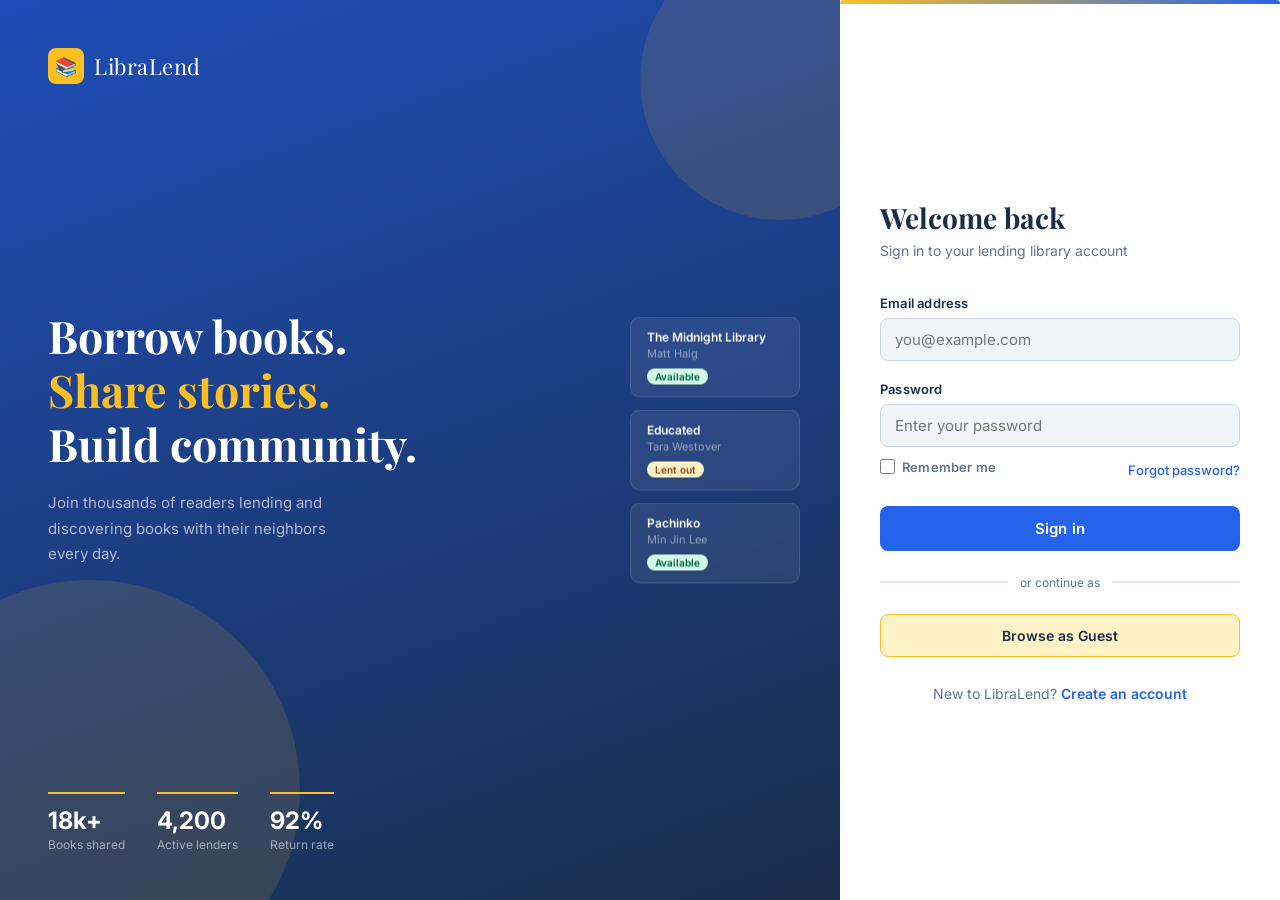
<file: libralend-signin.html>
<!DOCTYPE html>
<html lang="en">
<head>
  <meta charset="UTF-8" />
  <meta name="viewport" content="width=device-width, initial-scale=1.0"/>
  <title>LibraLend — Sign In</title>
  <link href="https://fonts.googleapis.com/css2?family=Playfair+Display:wght@700&family=Inter:wght@400;500;600&display=swap" rel="stylesheet"/>
  <style>
    *, *::before, *::after { box-sizing: border-box; margin: 0; padding: 0; }

    :root {
      --navy:      #1A2E4A;
      --blue:      #2563EB;
      --blue-mid:  #1E4DB7;
      --sky:       #DBEAFE;
      --yellow:    #FBBF24;
      --yellow-lt: #FEF3C7;
      --white:     #FFFFFF;
      --gray:      #64748B;
      --gray-lt:   #F1F5F9;
      --error:     #DC2626;
    }

    body {
      min-height: 100vh;
      display: flex;
      font-family: 'Inter', sans-serif;
      background-color: var(--navy);
    }

    /* ── LEFT PANEL ── */
    .left-panel {
      display: none;
      flex: 1;
      background: linear-gradient(160deg, var(--blue-mid) 0%, var(--navy) 100%);
      position: relative;
      overflow: hidden;
      padding: 48px;
      flex-direction: column;
      justify-content: space-between;
    }

    @media (min-width: 900px) {
      .left-panel { display: flex; }
    }

    /* Decorative circles */
    .left-panel::before,
    .left-panel::after {
      content: '';
      position: absolute;
      border-radius: 50%;
      opacity: 0.12;
      background: var(--yellow);
    }
    .left-panel::before {
      width: 420px; height: 420px;
      bottom: -100px; left: -120px;
    }
    .left-panel::after {
      width: 280px; height: 280px;
      top: -60px; right: -80px;
    }

    .panel-logo {
      display: flex;
      align-items: center;
      gap: 10px;
      z-index: 1;
    }

    .panel-logo-icon {
      width: 36px; height: 36px;
      background: var(--yellow);
      border-radius: 8px;
      display: flex; align-items: center; justify-content: center;
      font-size: 18px;
    }

    .panel-logo-name {
      font-family: 'Playfair Display', serif;
      font-size: 22px;
      color: var(--white);
      letter-spacing: 0.5px;
    }

    .panel-headline {
      z-index: 1;
    }

    .panel-headline h1 {
      font-family: 'Playfair Display', serif;
      font-size: clamp(2rem, 3.5vw, 2.8rem);
      color: var(--white);
      line-height: 1.2;
      margin-bottom: 20px;
    }

    .panel-headline h1 span {
      color: var(--yellow);
    }

    .panel-headline p {
      font-size: 15px;
      color: rgba(255,255,255,0.65);
      line-height: 1.7;
      max-width: 320px;
    }

    .panel-stats {
      display: flex;
      gap: 32px;
      z-index: 1;
    }

    .stat {
      border-top: 2px solid var(--yellow);
      padding-top: 12px;
    }

    .stat-num {
      font-size: 24px;
      font-weight: 700;
      color: var(--white);
    }

    .stat-label {
      font-size: 12px;
      color: rgba(255,255,255,0.55);
      margin-top: 2px;
    }

    /* Floating book cards */
    .book-shelf {
      position: absolute;
      right: 40px;
      top: 50%;
      transform: translateY(-50%);
      display: flex;
      flex-direction: column;
      gap: 12px;
    }

    .book-card {
      background: rgba(255,255,255,0.07);
      border: 1px solid rgba(255,255,255,0.12);
      border-radius: 10px;
      padding: 12px 16px;
      width: 170px;
      backdrop-filter: blur(6px);
      transition: transform 0.3s ease;
    }

    .book-card:hover { transform: translateX(-4px); }

    .book-card-title {
      font-size: 12px;
      font-weight: 600;
      color: var(--white);
    }

    .book-card-author {
      font-size: 11px;
      color: rgba(255,255,255,0.5);
      margin-top: 2px;
    }

    .book-card-badge {
      display: inline-block;
      margin-top: 8px;
      padding: 2px 8px;
      border-radius: 20px;
      font-size: 10px;
      font-weight: 600;
    }

    .badge-available { background: #D1FAE5; color: #065F46; }
    .badge-lent      { background: var(--yellow-lt); color: #92400E; }

    /* ── RIGHT PANEL (form) ── */
    .right-panel {
      width: 100%;
      max-width: 480px;
      margin: 0 auto;
      background: var(--white);
      display: flex;
      flex-direction: column;
      justify-content: center;
      padding: 48px 40px;
    }

    @media (min-width: 900px) {
      .right-panel {
        width: 440px;
        flex-shrink: 0;
        margin: 0;
      }
    }

    .mobile-logo {
      display: flex;
      align-items: center;
      gap: 10px;
      margin-bottom: 40px;
    }

    @media (min-width: 900px) {
      .mobile-logo { display: none; }
    }

    .mobile-logo-icon {
      width: 32px; height: 32px;
      background: var(--blue);
      border-radius: 7px;
      display: flex; align-items: center; justify-content: center;
      font-size: 16px;
    }

    .mobile-logo-name {
      font-family: 'Playfair Display', serif;
      font-size: 20px;
      color: var(--navy);
    }

    .form-header {
      margin-bottom: 36px;
    }

    .form-header h2 {
      font-family: 'Playfair Display', serif;
      font-size: 28px;
      color: var(--navy);
      margin-bottom: 6px;
    }

    .form-header p {
      font-size: 14px;
      color: var(--gray);
    }

    .form-group {
      margin-bottom: 20px;
    }

    label {
      display: block;
      font-size: 13px;
      font-weight: 600;
      color: var(--navy);
      margin-bottom: 7px;
      letter-spacing: 0.2px;
    }

    input[type="email"],
    input[type="password"] {
      width: 100%;
      padding: 11px 14px;
      border: 1.5px solid #CBD5E1;
      border-radius: 8px;
      font-size: 15px;
      font-family: 'Inter', sans-serif;
      color: var(--navy);
      background: var(--gray-lt);
      transition: border-color 0.2s, background 0.2s, box-shadow 0.2s;
      outline: none;
    }

    input:focus {
      border-color: var(--blue);
      background: var(--white);
      box-shadow: 0 0 0 3px rgba(37, 99, 235, 0.12);
    }

    .form-row {
      display: flex;
      justify-content: space-between;
      align-items: center;
      margin-bottom: 24px;
      margin-top: -8px;
    }

    .remember-me {
      display: flex;
      align-items: center;
      gap: 7px;
      font-size: 13px;
      color: var(--gray);
      cursor: pointer;
    }

    .remember-me input[type="checkbox"] {
      width: 15px; height: 15px;
      accent-color: var(--blue);
      cursor: pointer;
    }

    .forgot-link {
      font-size: 13px;
      font-weight: 500;
      color: var(--blue);
      text-decoration: none;
    }

    .forgot-link:hover { text-decoration: underline; }

    .btn-signin {
      width: 100%;
      padding: 13px;
      background: var(--blue);
      color: var(--white);
      border: none;
      border-radius: 8px;
      font-size: 15px;
      font-weight: 600;
      font-family: 'Inter', sans-serif;
      cursor: pointer;
      transition: background 0.2s, transform 0.1s, box-shadow 0.2s;
      letter-spacing: 0.2px;
    }

    .btn-signin:hover {
      background: var(--blue-mid);
      box-shadow: 0 4px 14px rgba(37, 99, 235, 0.35);
    }

    .btn-signin:active { transform: scale(0.99); }

    /* Yellow accent divider */
    .divider {
      display: flex;
      align-items: center;
      gap: 12px;
      margin: 24px 0;
    }

    .divider-line {
      flex: 1;
      height: 1.5px;
      background: #E2E8F0;
    }

    .divider-text {
      font-size: 12px;
      color: var(--gray);
      white-space: nowrap;
    }

    .btn-guest {
      width: 100%;
      padding: 12px;
      background: var(--yellow-lt);
      color: var(--navy);
      border: 1.5px solid var(--yellow);
      border-radius: 8px;
      font-size: 14px;
      font-weight: 600;
      font-family: 'Inter', sans-serif;
      cursor: pointer;
      transition: background 0.2s;
    }

    .btn-guest:hover { background: #FDE68A; }

    .signup-cta {
      text-align: center;
      margin-top: 28px;
      font-size: 14px;
      color: var(--gray);
    }

    .signup-cta a {
      color: var(--blue);
      font-weight: 600;
      text-decoration: none;
    }

    .signup-cta a:hover { text-decoration: underline; }

    /* Yellow accent strip at the top of right panel */
    .accent-strip {
      height: 4px;
      background: linear-gradient(90deg, var(--yellow) 0%, var(--blue) 100%);
      border-radius: 4px 4px 0 0;
      position: absolute;
      top: 0; left: 0; right: 0;
    }

    .right-panel { position: relative; }
  </style>
</head>
<body>

  <!-- LEFT BRANDING PANEL -->
  <div class="left-panel">
    <div class="panel-logo">
      <div class="panel-logo-icon">📚</div>
      <span class="panel-logo-name">LibraLend</span>
    </div>

    <div class="panel-headline">
      <h1>Borrow books.<br/><span>Share stories.</span><br/>Build community.</h1>
      <p>Join thousands of readers lending and discovering books with their neighbors every day.</p>
    </div>

    <div class="book-shelf">
      <div class="book-card">
        <div class="book-card-title">The Midnight Library</div>
        <div class="book-card-author">Matt Haig</div>
        <span class="book-card-badge badge-available">Available</span>
      </div>
      <div class="book-card">
        <div class="book-card-title">Educated</div>
        <div class="book-card-author">Tara Westover</div>
        <span class="book-card-badge badge-lent">Lent out</span>
      </div>
      <div class="book-card">
        <div class="book-card-title">Pachinko</div>
        <div class="book-card-author">Min Jin Lee</div>
        <span class="book-card-badge badge-available">Available</span>
      </div>
    </div>

    <div class="panel-stats">
      <div class="stat">
        <div class="stat-num">18k+</div>
        <div class="stat-label">Books shared</div>
      </div>
      <div class="stat">
        <div class="stat-num">4,200</div>
        <div class="stat-label">Active lenders</div>
      </div>
      <div class="stat">
        <div class="stat-num">92%</div>
        <div class="stat-label">Return rate</div>
      </div>
    </div>
  </div>

  <!-- RIGHT FORM PANEL -->
  <div class="right-panel">
    <div class="accent-strip"></div>

    <!-- Mobile-only logo -->
    <div class="mobile-logo">
      <div class="mobile-logo-icon">📚</div>
      <span class="mobile-logo-name">LibraLend</span>
    </div>

    <div class="form-header">
      <h2>Welcome back</h2>
      <p>Sign in to your lending library account</p>
    </div>

    <form onsubmit="handleSignIn(event)">
      <div class="form-group">
        <label for="email">Email address</label>
        <input type="email" id="email" placeholder="you@example.com" required />
      </div>

      <div class="form-group">
        <label for="password">Password</label>
        <input type="password" id="password" placeholder="Enter your password" required />
      </div>

      <div class="form-row">
        <label class="remember-me">
          <input type="checkbox" id="remember" />
          Remember me
        </label>
        <a href="#" class="forgot-link">Forgot password?</a>
      </div>

      <button type="submit" class="btn-signin">Sign in</button>
    </form>

    <div class="divider">
      <div class="divider-line"></div>
      <span class="divider-text">or continue as</span>
      <div class="divider-line"></div>
    </div>

    <button class="btn-guest" onclick="alert('Continuing as guest…')">Browse as Guest</button>

    <div class="signup-cta">
      New to LibraLend? <a href="#">Create an account</a>
    </div>
  </div>

  <script>
    function handleSignIn(e) {
      e.preventDefault();
      const btn = e.target.querySelector('.btn-signin');
      btn.textContent = 'Signing in…';
      btn.disabled = true;
      setTimeout(() => {
        btn.textContent = 'Sign in';
        btn.disabled = false;
        alert('Sign-in successful! Welcome back to LibraLend.');
      }, 1200);
    }
  </script>
</body>
</html>
</file>
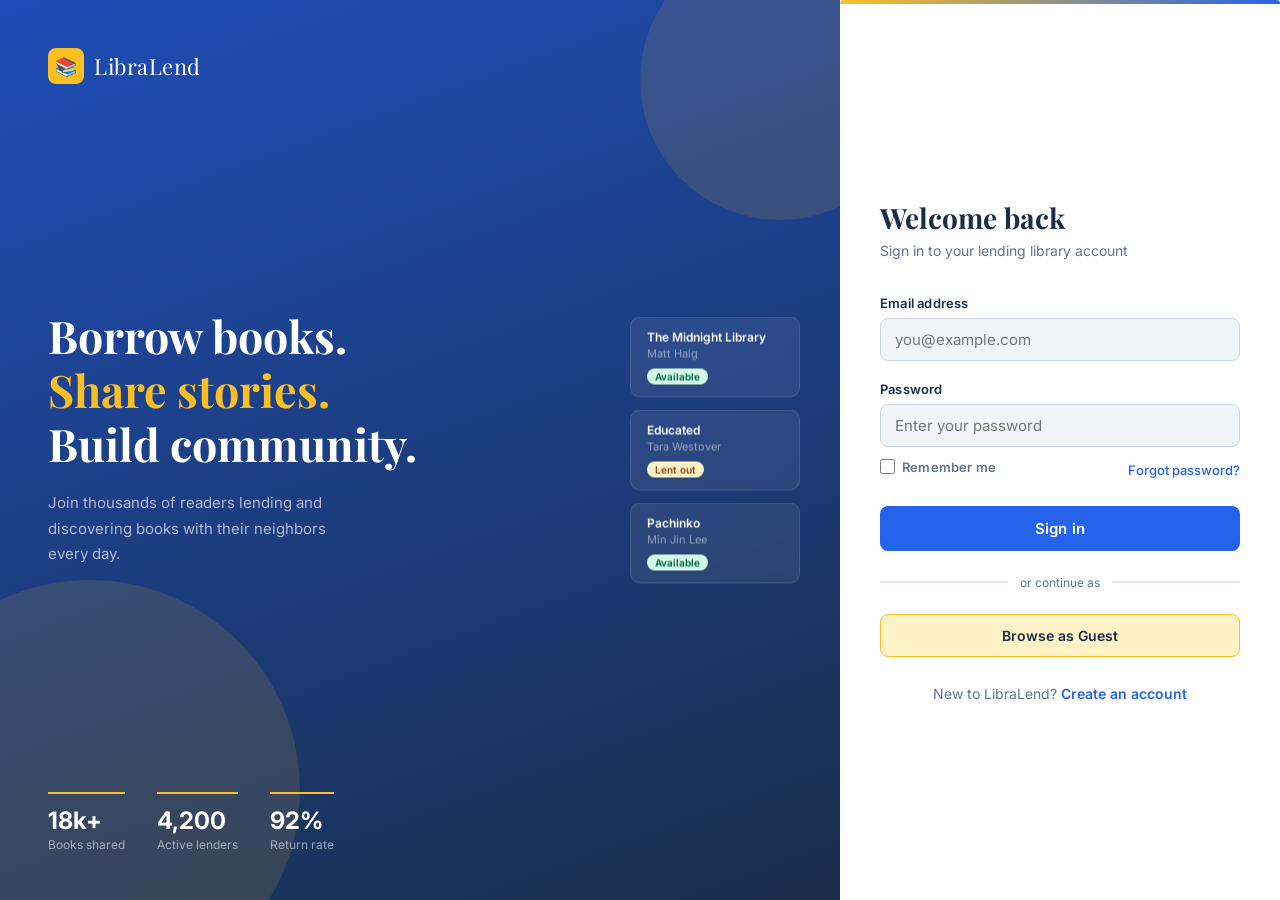
<file: signin.html>
<!DOCTYPE html>
<html lang="en">
<head>
  <meta charset="UTF-8" />
  <meta name="viewport" content="width=device-width, initial-scale=1.0"/>
  <title>LibraLend — Sign In</title>
  
  <link href="https://fonts.googleapis.com/css2?family=Playfair+Display:wght@700&family=Inter:wght@400;500;600&display=swap" rel="stylesheet"/>
  
  <link rel="stylesheet" href="signin.css" />
</head>
<body>

  <div class="left-panel">
    <div class="panel-logo">
      <div class="panel-logo-icon">📚</div>
      <span class="panel-logo-name">LibraLend</span>
    </div>

    <div class="panel-headline">
      <h1>Borrow books.<br/><span>Share stories.</span><br/>Build community.</h1>
      <p>Join thousands of readers lending and discovering books with their neighbors every day.</p>
    </div>

    <div class="book-shelf">
      <div class="book-card">
        <div class="book-card-title">The Midnight Library</div>
        <div class="book-card-author">Matt Haig</div>
        <span class="book-card-badge badge-available">Available</span>
      </div>
      <div class="book-card">
        <div class="book-card-title">Educated</div>
        <div class="book-card-author">Tara Westover</div>
        <span class="book-card-badge badge-lent">Lent out</span>
      </div>
      <div class="book-card">
        <div class="book-card-title">Pachinko</div>
        <div class="book-card-author">Min Jin Lee</div>
        <span class="book-card-badge badge-available">Available</span>
      </div>
    </div>

    <div class="panel-stats">
      <div class="stat">
        <div class="stat-num">18k+</div>
        <div class="stat-label">Books shared</div>
      </div>
      <div class="stat">
        <div class="stat-num">4,200</div>
        <div class="stat-label">Active lenders</div>
      </div>
      <div class="stat">
        <div class="stat-num">92%</div>
        <div class="stat-label">Return rate</div>
      </div>
    </div>
  </div>

  <div class="right-panel">
    <div class="accent-strip"></div>

    <div class="mobile-logo">
      <div class="mobile-logo-icon">📚</div>
      <span class="mobile-logo-name">LibraLend</span>
    </div>

    <div class="form-header">
      <h2>Welcome back</h2>
      <p>Sign in to your lending library account</p>
    </div>

    <form onsubmit="handleSignIn(event)">
      <div class="form-group">
        <label for="email">Email address</label>
        <input type="email" id="email" placeholder="you@example.com" required />
      </div>

      <div class="form-group">
        <label for="password">Password</label>
        <input type="password" id="password" placeholder="Enter your password" required />
      </div>

      <div class="form-row">
        <label class="remember-me">
          <input type="checkbox" id="remember" />
          Remember me
        </label>
        <a href="#" class="forgot-link">Forgot password?</a>
      </div>

      <button type="submit" class="btn-signin">Sign in</button>
    </form>

    <div class="divider">
      <div class="divider-line"></div>
      <span class="divider-text">or continue as</span>
      <div class="divider-line"></div>
    </div>

    <button class="btn-guest" onclick="alert('Continuing as guest…')">Browse as Guest</button>

    <div class="signup-cta">
      New to LibraLend? <a href="#">Create an account</a>
    </div>
  </div>

  <script>
    function handleSignIn(e) {
      e.preventDefault();
      const btn = e.target.querySelector('.btn-signin');
      btn.textContent = 'Signing in…';
      btn.disabled = true;
      setTimeout(() => {
        btn.textContent = 'Sign in';
        btn.disabled = false;
        alert('Sign-in successful! Welcome back to LibraLend.');
      }, 1200);
    }
  </script>
</body>
</html>
</file>
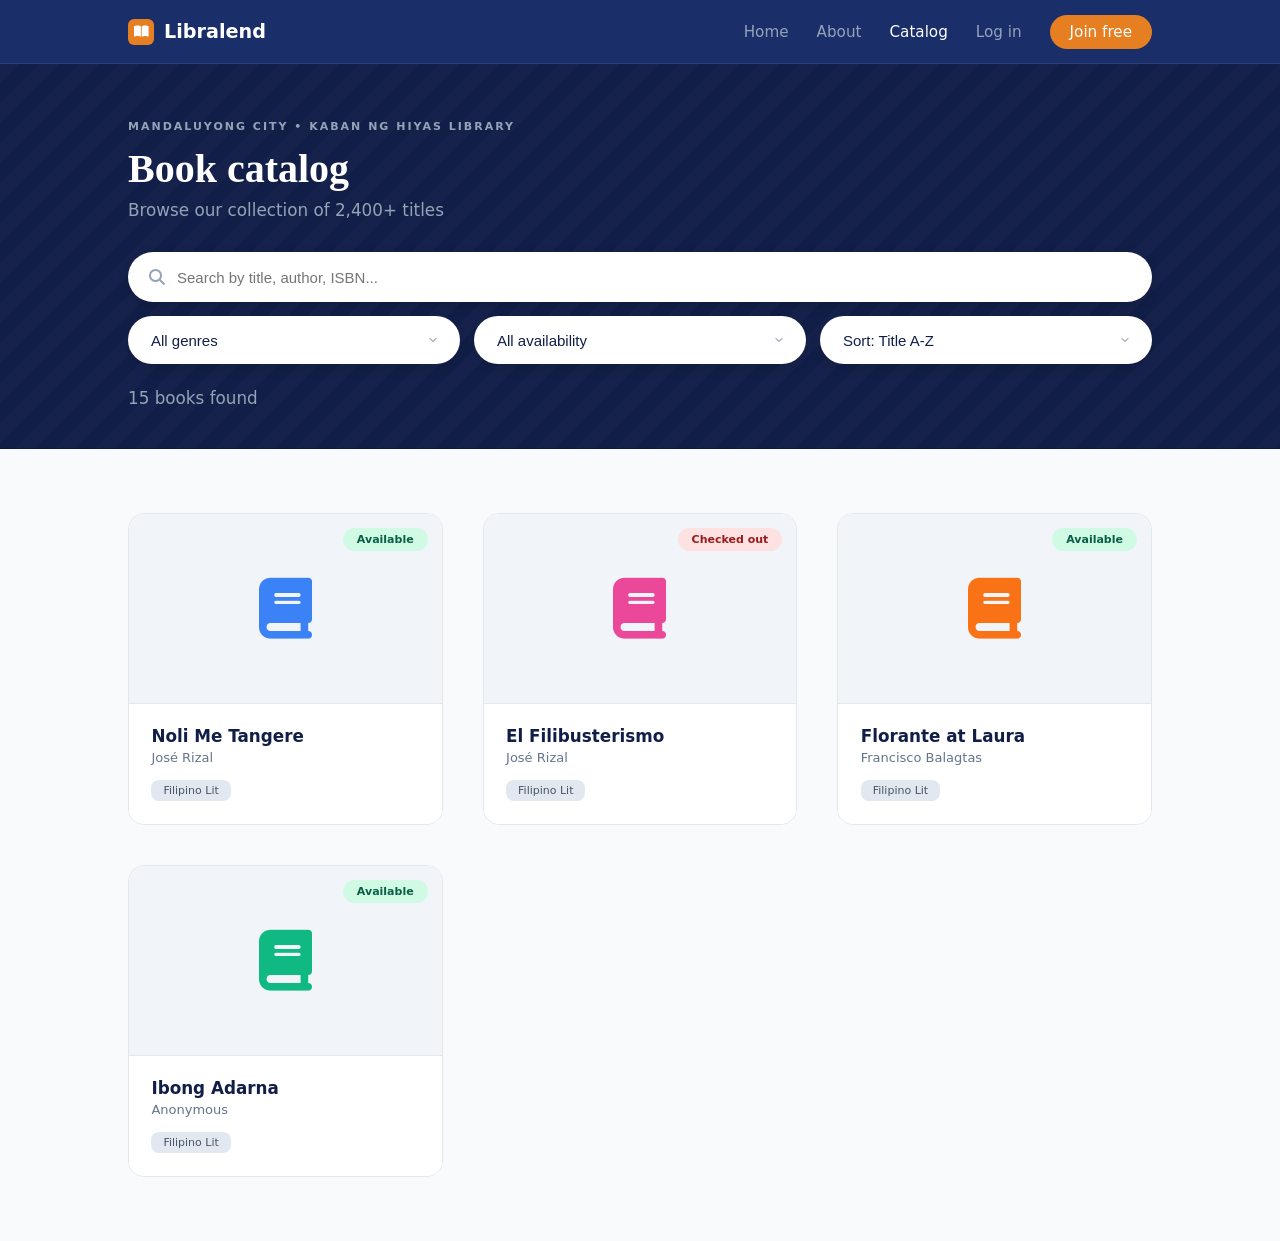
<file: bayanihan_library/catalog.html>
<!DOCTYPE html>
<html lang="en">
<head>
    <meta charset="UTF-8">
    <meta name="viewport" content="width=device-width, initial-scale=1.0">
    <title>Libralend - Book Catalog</title>

    <link rel="stylesheet" href="catalog.css">

    <link rel="stylesheet" href="https://cdnjs.cloudflare.com/ajax/libs/font-awesome/6.5.0/css/all.min.css">
</head>
<body>

<nav class="main-navbar">
    <div class="nav-container">
        <div class="nav-brand">
            <div class="brand-icon">
                <i class="fas fa-book-open"></i>
            </div>
            <span>Libralend</span>
        </div>
        
        <div class="nav-links">
            <a href="#" class="nav-item">Home</a>
            <a href="#" class="nav-item">About</a>
            <a href="#" class="nav-item active">Catalog</a>
            <a href="#" class="nav-item">Log in</a>
            <a href="#" class="btn-join">Join free</a>
        </div>
    </div>
</nav>

<div id="page-catalog" class="page active">

    <div class="catalog-header">
        <div class="header-badge">MANDALUYONG CITY • KABAN NG HIYAS LIBRARY</div>
        <h2>Book catalog</h2>
        <p>Browse our collection of 2,400+ titles</p>

        <div class="catalog-toolbar">

            <div class="search-box">
                <i class="fas fa-search"></i>
                <input
                    type="text"
                    id="catalog-search"
                    placeholder="Search by title, author, ISBN..."
                    oninput="filterCatalog()">
            </div>

            <div class="filters-group">
                
                <select class="filter-select" id="catalog-genre" onchange="filterCatalog()">
                    <option value="">All genres</option>
                    <option>Fiction</option>
                    <option>Non-fiction</option>
                    <option>Filipino Lit</option>
                    <option>Children's</option>
                    <option>History</option>
                    <option>Science</option>
                    <option>Self-Help</option>
                    <option>Mystery</option>
                    <option>Fantasy</option>
                </select>

                <select class="filter-select" id="catalog-avail" onchange="filterCatalog()">
                    <option value="">All availability</option>
                    <option value="available">Available Now</option>
                    <option value="borrowed">Checked Out</option>
                </select>

                <select class="filter-select" id="catalog-sort" onchange="filterCatalog()">
                    <option value="title">Sort: Title A-Z</option>
                    <option value="author">Sort: Author</option>
                    <option value="rating">Sort: Rating</option>
                    <option value="new">Sort: Newest</option>
                </select>

            </div>

        </div>

        <p id="catalog-count" class="results-count">15 books found</p>

    </div>

    <div class="book-grid" id="book-grid">

        <div class="book-card">
            <div class="book-cover">
                <span class="avail-badge available">Available</span>
                <i class="fas fa-book" style="color: #3b82f6;"></i>
            </div>
            <div class="book-info">
                <h4>Noli Me Tangere</h4>
                <div class="author">José Rizal</div>
                <span class="genre-tag">Filipino Lit</span>
            </div>
        </div>

        <div class="book-card">
            <div class="book-cover">
                <span class="avail-badge checked-out">Checked out</span>
                <i class="fas fa-book" style="color: #ec4899;"></i>
            </div>
            <div class="book-info">
                <h4>El Filibusterismo</h4>
                <div class="author">José Rizal</div>
                <span class="genre-tag">Filipino Lit</span>
            </div>
        </div>

        <div class="book-card">
            <div class="book-cover">
                <span class="avail-badge available">Available</span>
                <i class="fas fa-book" style="color: #f97316;"></i>
            </div>
            <div class="book-info">
                <h4>Florante at Laura</h4>
                <div class="author">Francisco Balagtas</div>
                <span class="genre-tag">Filipino Lit</span>
            </div>
        </div>

        <div class="book-card">
            <div class="book-cover">
                <span class="avail-badge available">Available</span>
                <i class="fas fa-book" style="color: #10b981;"></i>
            </div>
            <div class="book-info">
                <h4>Ibong Adarna</h4>
                <div class="author">Anonymous</div>
                <span class="genre-tag">Filipino Lit</span>
            </div>
        </div>

    </div>

</div>

</body>
</html>
</file>
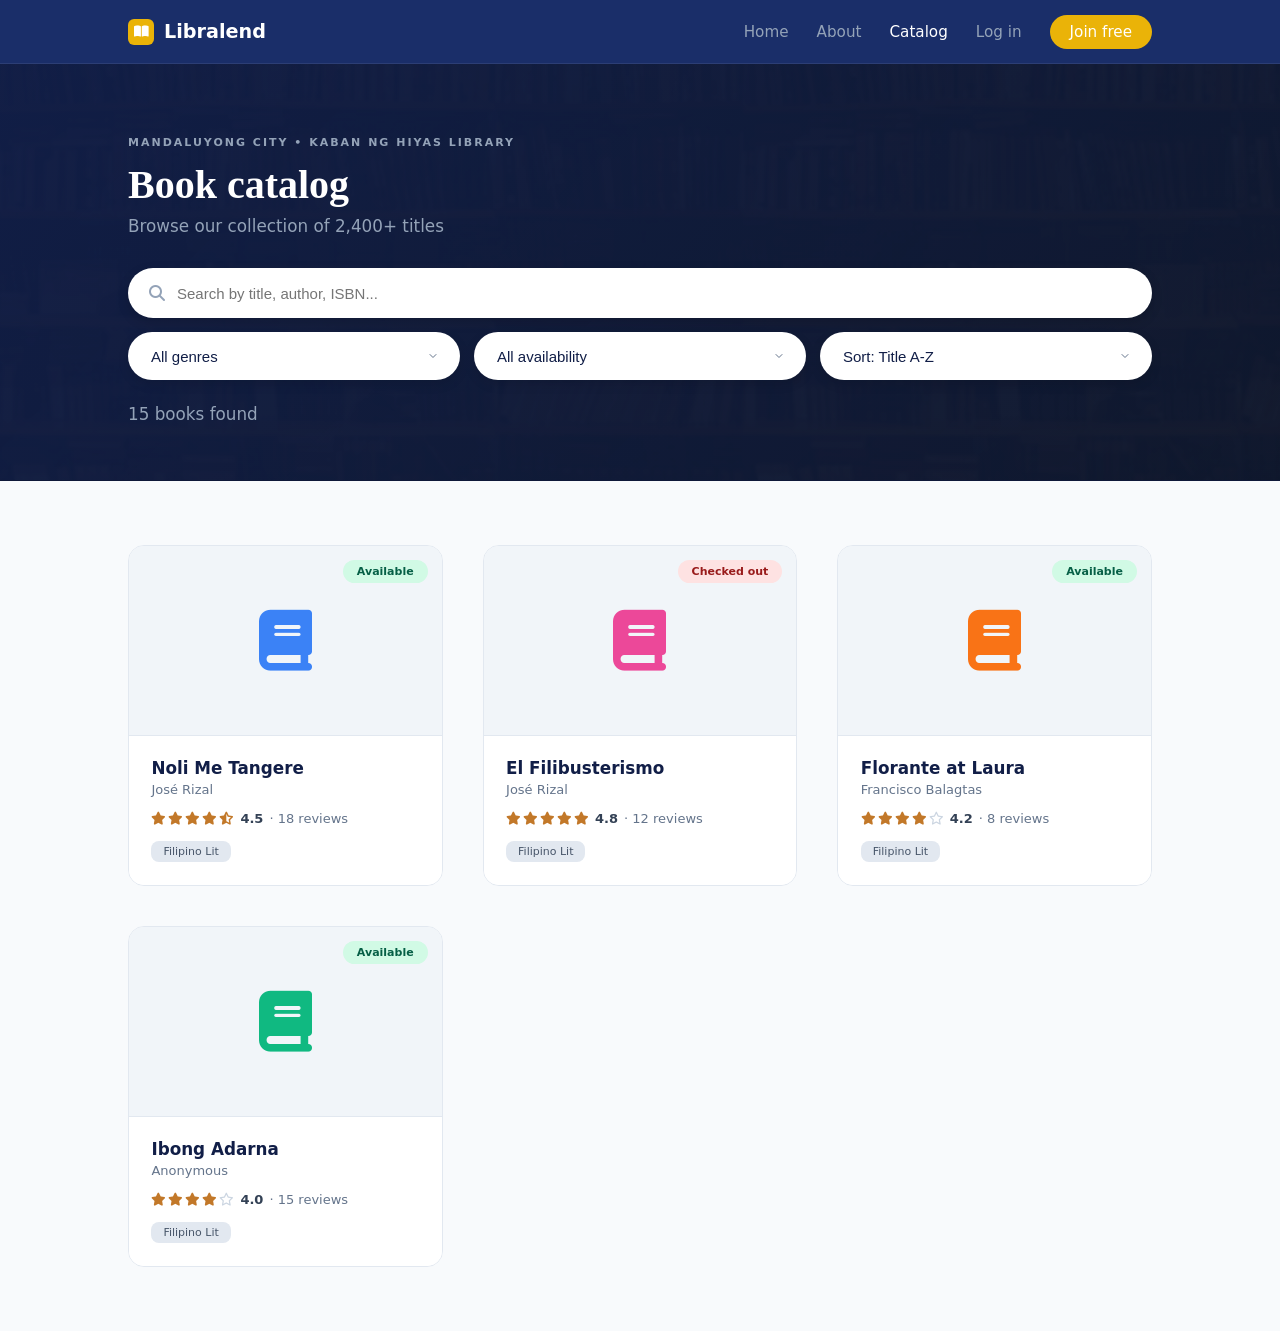
<file: libralend-system/catalog.html>
<!DOCTYPE html>
<html lang="en">
<head>
    <meta charset="UTF-8">
    <meta name="viewport" content="width=device-width, initial-scale=1.0">
    <title>Libralend - Book Catalog</title>

    <link rel="stylesheet" href="catalog.css">
    <link rel="stylesheet" href="https://cdnjs.cloudflare.com/ajax/libs/font-awesome/6.5.0/css/all.min.css">
</head>
<body>

<nav class="main-navbar">
    <div class="nav-container">
        <div class="nav-brand">
            <div class="brand-icon">
                <i class="fas fa-book-open"></i>
            </div>
            <span>Libralend</span>
        </div>
        
        <div class="nav-links">
            <a href="#" class="nav-item">Home</a>
            <a href="#" class="nav-item">About</a>
            <a href="#" class="nav-item active">Catalog</a>
            <a href="#" class="nav-item">Log in</a>
            <a href="#" class="btn-join">Join free</a>
        </div>
    </div>
</nav>

<div id="page-catalog" class="page active">

    <div class="catalog-header">
        <div class="bg-container">
            <div class="bg-overlay"></div>
            <div class="moving-backdrop"></div>
        </div>

        <div class="catalog-header-content">
            <div class="header-badge">MANDALUYONG CITY • KABAN NG HIYAS LIBRARY</div>
            <h2>Book catalog</h2>
            <p>Browse our collection of 2,400+ titles</p>

            <div class="catalog-toolbar">
                <div class="search-box">
                    <i class="fas fa-search"></i>
                    <input
                        type="text"
                        id="catalog-search"
                        placeholder="Search by title, author, ISBN..."
                        oninput="filterCatalog()">
                </div>

                <div class="filters-group">
                    <select class="filter-select" id="catalog-genre" onchange="filterCatalog()">
                        <option value="">All genres</option>
                        <option>Fiction</option>
                        <option>Non-fiction</option>
                        <option>Filipino Lit</option>
                        <option>Children's</option>
                        <option>History</option>
                        <option>Science</option>
                        <option>Self-Help</option>
                        <option>Mystery</option>
                        <option>Fantasy</option>
                    </select>

                    <select class="filter-select" id="catalog-avail" onchange="filterCatalog()">
                        <option value="">All availability</option>
                        <option value="available">Available Now</option>
                        <option value="borrowed">Checked Out</option>
                    </select>

                    <select class="filter-select" id="catalog-sort" onchange="filterCatalog()">
                        <option value="title">Sort: Title A-Z</option>
                        <option value="author">Sort: Author</option>
                        <option value="rating">Sort: Rating</option>
                        <option value="new">Sort: Newest</option>
                    </select>
                </div>
            </div>

            <p id="catalog-count" class="results-count">15 books found</p>
        </div>
    </div>

    <div class="book-grid" id="book-grid">

        <div class="book-card" 
             data-title="Noli Me Tangere" 
             data-author="José Rizal" 
             data-genre="Filipino Lit"
             data-status="available"
             data-total-copies="3"
             data-rating="4.5"
             data-reviews="18"
             data-cover-color="#3b82f6"
             data-desc="The sweeping novel exposing the cancers of colonial society under Spanish friar rule.">
            <div class="book-cover">
                <span class="avail-badge available">Available</span>
                <i class="fas fa-book" style="color: #3b82f6;"></i>
            </div>
            <div class="book-info">
                <h4>Noli Me Tangere</h4>
                <div class="author">José Rizal</div>
                
                <div class="rating-container">
                    <div class="stars">
                        <i class="fas fa-star"></i>
                        <i class="fas fa-star"></i>
                        <i class="fas fa-star"></i>
                        <i class="fas fa-star"></i>
                        <i class="fas fa-star-half-alt"></i>
                    </div>
                    <span class="rating-value">4.5</span>
                    <span class="review-count">· 18 reviews</span>
                </div>

                <span class="genre-tag">Filipino Lit</span>
            </div>
        </div>

        <div class="book-card" 
             data-title="El Filibusterismo" 
             data-author="José Rizal" 
             data-genre="Filipino Lit"
             data-status="checked-out"
             data-total-copies="2"
             data-rating="4.8"
             data-reviews="12"
             data-cover-color="#ec4899"
             data-desc="The sequel to Noli Me Tangere, depicting the rise of Filipino nationalism.">
            <div class="book-cover">
                <span class="avail-badge checked-out">Checked out</span>
                <i class="fas fa-book" style="color: #ec4899;"></i>
            </div>
            <div class="book-info">
                <h4>El Filibusterismo</h4>
                <div class="author">José Rizal</div>
                
                <div class="rating-container">
                    <div class="stars">
                        <i class="fas fa-star"></i>
                        <i class="fas fa-star"></i>
                        <i class="fas fa-star"></i>
                        <i class="fas fa-star"></i>
                        <i class="fas fa-star"></i>
                    </div>
                    <span class="rating-value">4.8</span>
                    <span class="review-count">· 12 reviews</span>
                </div>

                <span class="genre-tag">Filipino Lit</span>
            </div>
        </div>

        <div class="book-card" 
             data-title="Florante at Laura" 
             data-author="Francisco Balagtas" 
             data-genre="Filipino Lit"
             data-status="available"
             data-total-copies="1"
             data-rating="4.2"
             data-reviews="8"
             data-cover-color="#f97316"
             data-desc="An epic masterpiece written as a poetic fluid narrative detailing true love, betrayal, and resilience.">
            <div class="book-cover">
                <span class="avail-badge available">Available</span>
                <i class="fas fa-book" style="color: #f97316;"></i>
            </div>
            <div class="book-info">
                <h4>Florante at Laura</h4>
                <div class="author">Francisco Balagtas</div>
                
                <div class="rating-container">
                    <div class="stars">
                        <i class="fas fa-star"></i>
                        <i class="fas fa-star"></i>
                        <i class="fas fa-star"></i>
                        <i class="fas fa-star"></i>
                        <i class="far fa-star"></i>
                    </div>
                    <span class="rating-value">4.2</span>
                    <span class="review-count">· 8 reviews</span>
                </div>

                <span class="genre-tag">Filipino Lit</span>
            </div>
        </div>

        <div class="book-card" 
             data-title="Ibong Adarna" 
             data-author="Anonymous" 
             data-genre="Filipino Lit"
             data-status="available"
             data-total-copies="4"
             data-rating="4.0"
             data-reviews="15"
             data-cover-color="#10b981"
             data-desc="A dynamic magical epic tracing the quest of three princes seeking the song of the legendary mythical bird.">
            <div class="book-cover">
                <span class="avail-badge available">Available</span>
                <i class="fas fa-book" style="color: #10b981;"></i>
            </div>
            <div class="book-info">
                <h4>Ibong Adarna</h4>
                <div class="author">Anonymous</div>
                
                <div class="rating-container">
                    <div class="stars">
                        <i class="fas fa-star"></i>
                        <i class="fas fa-star"></i>
                        <i class="fas fa-star"></i>
                        <i class="fas fa-star"></i>
                        <i class="far fa-star"></i>
                    </div>
                    <span class="rating-value">4.0</span>
                    <span class="review-count">· 15 reviews</span>
                </div>

                <span class="genre-tag">Filipino Lit</span>
            </div>
        </div>

    </div>

</div>

<div id="book-modal" class="modal-overlay">
    <div class="modal-card">
        <button class="modal-close-btn" id="modal-close-icon">&times;</button>
        
        <div class="modal-body">
            <h3 id="modal-title">Book Title</h3>
            <p class="modal-author-meta">by <span id="modal-author">Author</span> · <span id="modal-genre-meta">Genre</span></p>
            
            <div class="modal-main-content">
                <div class="modal-cover-preview" id="modal-cover-box">
                    <i class="fas fa-book" id="modal-icon"></i>
                </div>
                
                <div class="modal-details-pane">
                    <div class="modal-badges-row">
                        <span id="modal-avail-badge" class="modal-badge-pill">Status</span>
                        <span class="modal-badge-pill static-copies"><span id="modal-copies-count">0</span> total copies</span>
                        <span id="modal-genre-tag" class="modal-genre-tag">Genre</span>
                    </div>
                    
                    <p id="modal-description" class="modal-desc-text">Description goes here...</p>
                    
                    <div class="rating-container">
                        <div class="stars" id="modal-stars-slot"></div>
                        <span id="modal-rating-num" class="rating-value">0.0</span>
                        <span id="modal-reviews-num" class="review-count">12 reviews</span>
                    </div>
                </div>
            </div>
            
            <div class="modal-info-bar">
                <i class="fas fa-info-circle"></i>
                <span>Loan period: 14 days. Renewable once. Max 5 books at a time.</span>
            </div>
        </div>
        
        <div class="modal-footer">
            <button class="modal-btn-close" id="modal-close-btn">Close</button>
            <button class="modal-btn-action">
                <i class="fas fa-sign-in-alt" style="margin-right: 8px;"></i>Sign in to borrow
            </button>
        </div>
    </div>
</div>

<script>
    // --- Dynamic Card Modal Logic ---
    document.querySelectorAll('.book-card').forEach(card => {
        card.addEventListener('click', () => {
            const title = card.getAttribute('data-title');
            const author = card.getAttribute('data-author');
            const genre = card.getAttribute('data-genre');
            const status = card.getAttribute('data-status');
            const totalCopies = card.getAttribute('data-total-copies');
            const rating = card.getAttribute('data-rating');
            const reviews = card.getAttribute('data-reviews');
            const color = card.getAttribute('data-cover-color');
            const desc = card.getAttribute('data-desc');

            document.getElementById('modal-title').textContent = title;
            document.getElementById('modal-author').textContent = author;
            document.getElementById('modal-genre-meta').textContent = genre;
            document.getElementById('modal-genre-tag').textContent = genre;
            document.getElementById('modal-copies-count').textContent = totalCopies;
            document.getElementById('modal-description').textContent = desc;
            document.getElementById('modal-rating-num').textContent = rating;
            document.getElementById('modal-reviews-num').textContent = `${reviews} reviews`;
            document.getElementById('modal-icon').style.color = color;

            const availBadge = document.getElementById('modal-avail-badge');
            if(status === 'available') {
                availBadge.textContent = "Copies available";
                availBadge.className = "modal-badge-pill available";
            } else {
                availBadge.textContent = "All copies checked out";
                availBadge.className = "modal-badge-pill checked-out";
            }

            const starsSlot = document.getElementById('modal-stars-slot');
            starsSlot.innerHTML = card.querySelector('.stars').innerHTML;

            document.getElementById('book-modal').classList.add('visible');
        });
    });

    const closeModal = () => document.getElementById('book-modal').classList.remove('visible');
    document.getElementById('modal-close-icon').addEventListener('click', closeModal);
    document.getElementById('modal-close-btn').addEventListener('click', closeModal);
    
    document.getElementById('book-modal').addEventListener('click', (e) => {
        if(e.target.id === 'book-modal') closeModal();
    });
</script>

</body>
</html>
</file>
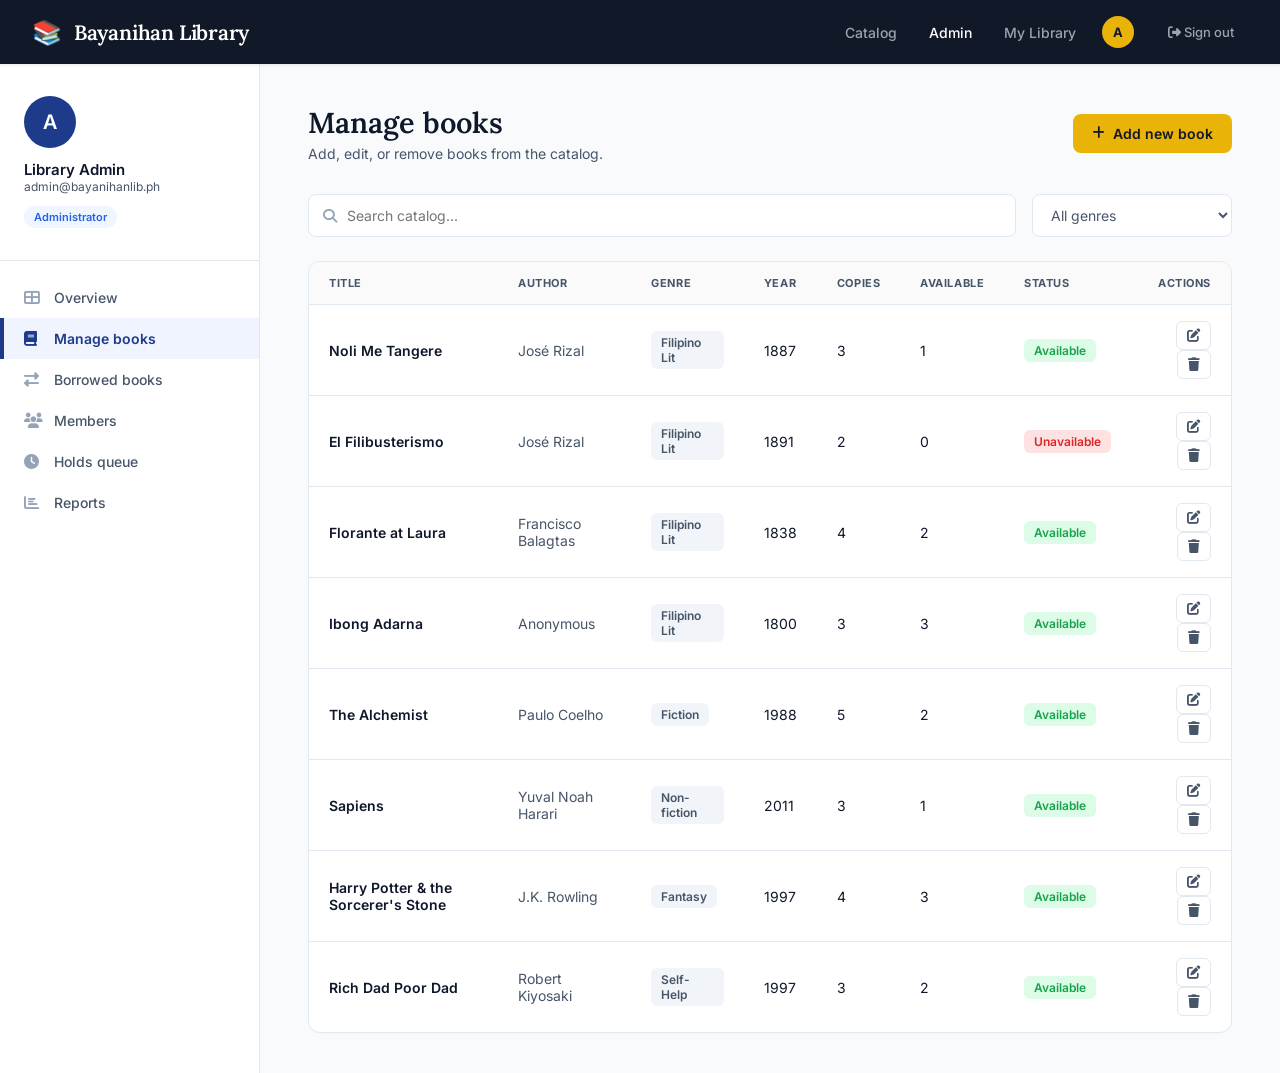
<file: libralend-system/catalogcomp.html>
<!DOCTYPE html>
<html lang="en">
<head>
  <meta charset="UTF-8">
  <meta name="viewport" content="width=device-width, initial-scale=1.0">
  <title>Bayanihan Library - Admin</title>
  
  <link rel="preconnect" href="https://fonts.googleapis.com">
  <link rel="preconnect" href="https://fonts.gstatic.com" crossorigin>
  <link href="https://fonts.googleapis.com/css2?family=Lora:ital,wght@0,400;0,600;1,400&family=Inter:wght@300;400;500;600;700&display=swap" rel="stylesheet">
  <link rel="stylesheet" href="https://cdnjs.cloudflare.com/ajax/libs/font-awesome/6.5.0/css/all.min.css">
  
  <link rel="stylesheet" href="catalogcomp.css">
</head>
<body>

  <nav id="nav">
    <div class="nav-brand">
      <div class="logo-dot">📚</div>
      Bayanihan Library
    </div>
    <div class="nav-user">
      <button class="nav-btn">Catalog</button>
      <button class="nav-btn active">Admin</button>
      <button class="nav-btn">My Library</button>
      <div class="avatar-sm">A</div>
      <button class="nav-btn signout-btn"><i class="fas fa-sign-out-alt"></i> Sign out</button>
    </div>
  </nav>

  <div class="dash-wrap">
    
    <aside class="dash-sidebar">
      <div class="user-block">
        <div class="avatar-lg">A</div>
        <h4>Library Admin</h4>
        <p class="admin-email">admin@bayanihanlib.ph</p>
        <span class="role-badge">Administrator</span>
      </div>
      <nav class="sidebar-nav">
        <a id="link-overview" onclick="switchAdminTab('overview')"><i class="fas fa-th-large"></i> Overview</a>
        <a id="link-books" class="active" onclick="switchAdminTab('books')"><i class="fas fa-book"></i> Manage books</a>
        <a id="link-borrowed" onclick="switchAdminTab('borrowed')"><i class="fas fa-exchange-alt"></i> Borrowed books</a>
        <a id="link-members" onclick="switchAdminTab('members')"><i class="fas fa-users"></i> Members</a>
        <a id="link-holds" onclick="switchAdminTab('holds')"><i class="fas fa-clock"></i> Holds queue</a>
        <a id="link-reports" onclick="switchAdminTab('reports')"><i class="fas fa-chart-bar"></i> Reports</a>
      </nav>
    </aside>

    <main class="dash-main">
      
      <section id="admin-books" class="tab-content active">
        <div class="panel-header">
          <div>
            <h1 class="dash-title">Manage books</h1>
            <p class="dash-sub">Add, edit, or remove books from the catalog.</p>
          </div>
          <button class="btn btn-primary" onclick="openAddBookModal()">
            <i class="fas fa-plus"></i> Add new book
          </button>
        </div>

        <div class="toolbar-stack">
          <div class="search-box">
            <i class="fas fa-search"></i>
            <input type="text" id="catalog-search" placeholder="Search catalog..." onkeyup="filterBooksTable()">
          </div>
          <select id="genre-filter" class="filter-select" onchange="filterBooksTable()">
            <option value="All genres">All genres</option>
            <option value="Filipino Lit">Filipino Lit</option>
            <option value="Fiction">Fiction</option>
            <option value="Non-fiction">Non-fiction</option>
            <option value="Fantasy">Fantasy</option>
            <option value="Self-Help">Self-Help</option>
          </select>
        </div>

        <div class="table-wrap">
          <table>
            <thead>
              <tr>
                <th>Title</th>
                <th>Author</th>
                <th>Genre</th>
                <th>Year</th>
                <th>Copies</th>
                <th>Available</th>
                <th>Status</th>
                <th class="text-right">Actions</th>
              </tr>
            </thead>
            <tbody id="admin-books-tbody">
              </tbody>
          </table>
        </div>
      </section>

      <section id="admin-borrowed" class="tab-content">
        <div class="panel-header">
          <div>
            <h1 class="dash-title">Borrowed books</h1>
            <p class="dash-sub">Track real-time circulation, checkouts, updates, and overdue logs.</p>
          </div>
        </div>
        <div class="table-wrap">
          <table>
            <thead>
              <tr>
                <th>Txn ID</th>
                <th>Member Name</th>
                <th>Book Title</th>
                <th>Borrow Date</th>
                <th>Due Date</th>
                <th>Status</th>
                <th class="text-right">Actions</th>
              </tr>
            </thead>
            <tbody id="admin-borrowed-tbody">
              </tbody>
          </table>
        </div>
      </section>

      <section id="admin-fallback" class="tab-content">
        <div class="panel-header">
          <div>
            <h1 id="fallback-title" class="dash-title">Panel View</h1>
            <p class="dash-sub">This system view dashboard layout is currently under construction.</p>
          </div>
        </div>
      </section>

    </main>
  </div>

  <div id="bookModal" class="modal-overlay">
    <div class="modal">
      <div class="modal-header">
        <h3 id="bookModalTitle">Add New Catalog Title</h3>
        <button class="modal-close" onclick="closeBookModal()">&times;</button>
      </div>
      <div class="modal-body">
        <input type="hidden" id="modal-book-id">
        <div class="form-group">
          <label>Book Title *</label>
          <input type="text" id="modal-book-title" required>
        </div>
        <div class="form-group">
          <label>Author *</label>
          <input type="text" id="modal-book-author" required>
        </div>
        
        <div class="form-row-3">
          <div class="form-group">
            <label>Genre</label>
            <select id="modal-book-genre">
              <option value="Filipino Lit">Filipino Lit</option>
              <option value="Fiction">Fiction</option>
              <option value="Non-fiction">Non-fiction</option>
              <option value="Fantasy">Fantasy</option>
              <option value="Self-Help">Self-Help</option>
            </select>
          </div>
          <div class="form-group">
            <label>Pub Year</label>
            <input type="number" id="modal-book-year" value="2026">
          </div>
          <div class="form-group">
            <label>Total Copies</label>
            <input type="number" id="modal-book-copies" value="1" min="0" oninput="syncAvailableMax()">
          </div>
        </div>

        <div class="form-row">
          <div class="form-group">
            <label>Available Copies</label>
            <input type="number" id="modal-book-available" value="1" min="0">
          </div>
          <div class="form-group">
            <label>Status Policy</label>
            <select id="modal-book-status">
              <option value="Available">Available</option>
              <option value="Unavailable">Unavailable</option>
            </select>
          </div>
        </div>
      </div>
      <div class="modal-footer">
        <button class="btn btn-outline" onclick="closeBookModal()">Cancel</button>
        <button class="btn btn-primary" onclick="saveBookData()">Save Asset Changes</button>
      </div>
    </div>
  </div>

  <script src="catalogcomp.js"></script>
</body>
</html>
</file>
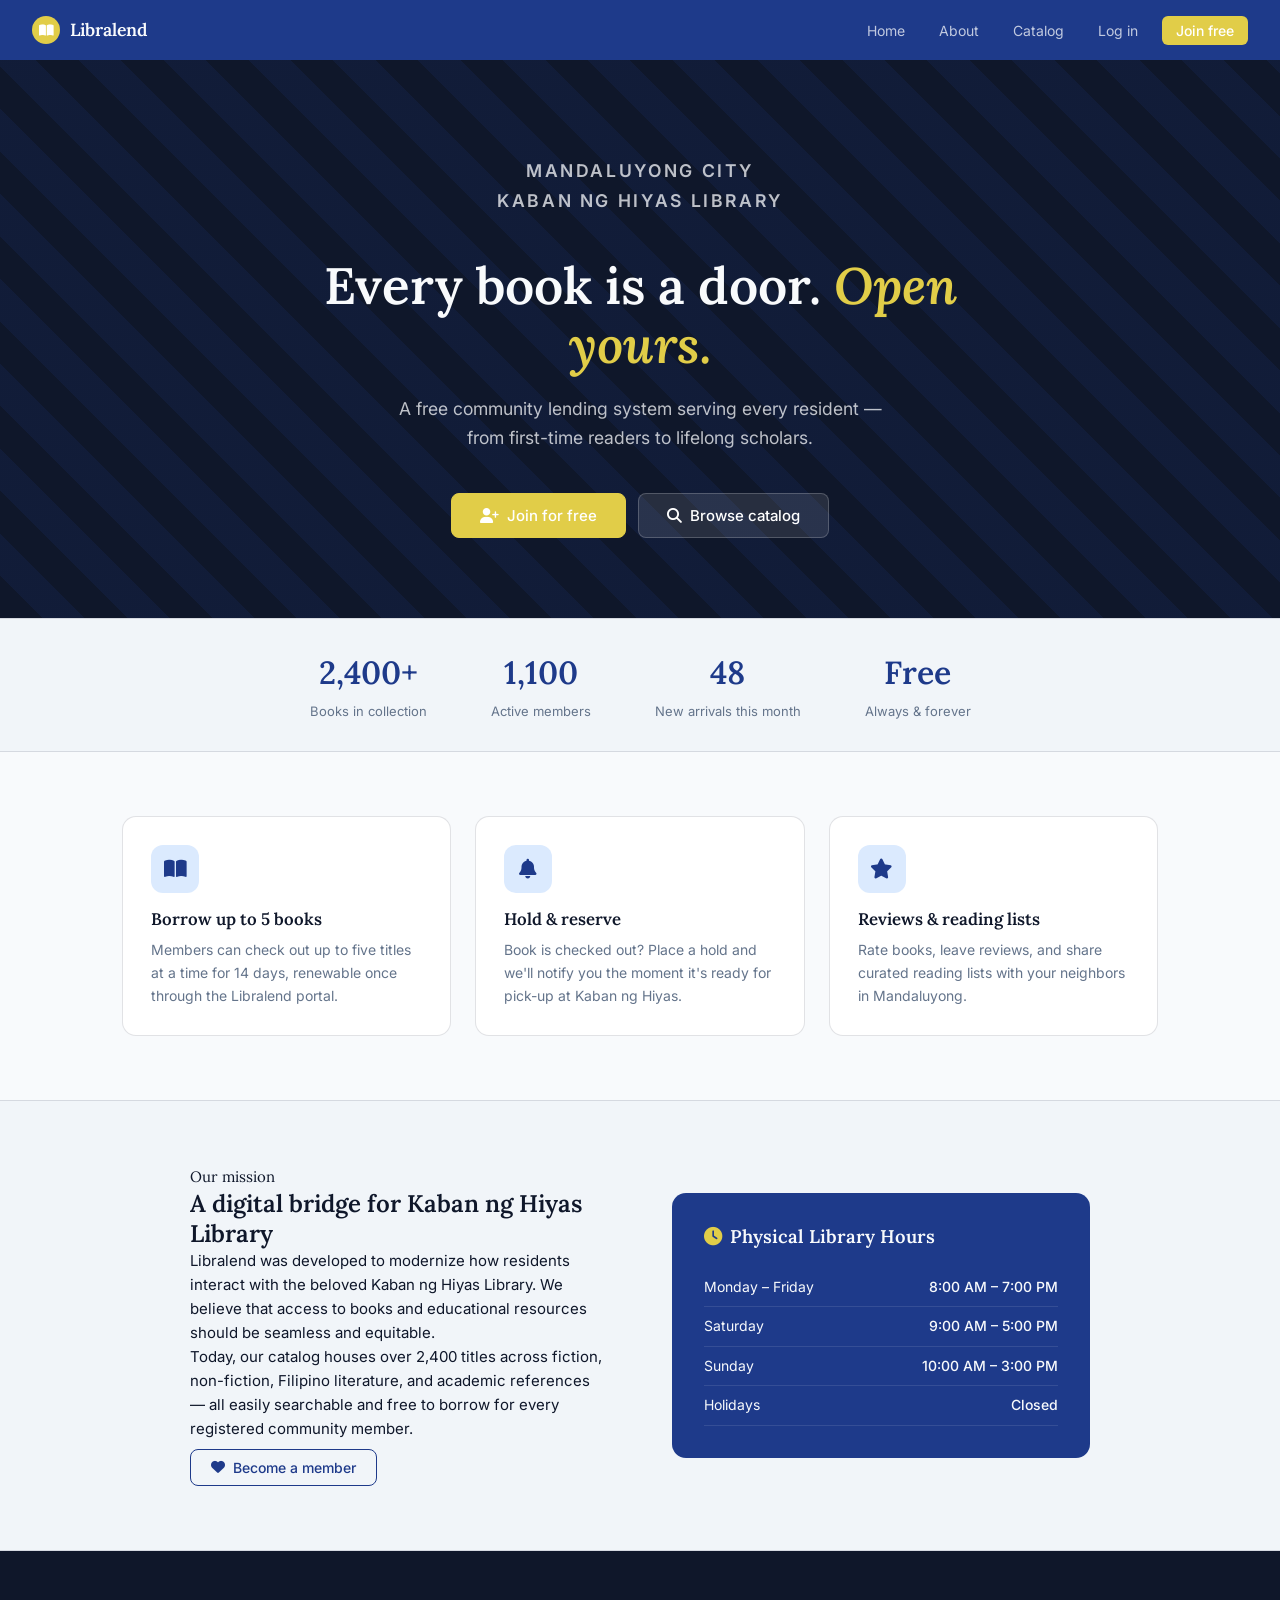
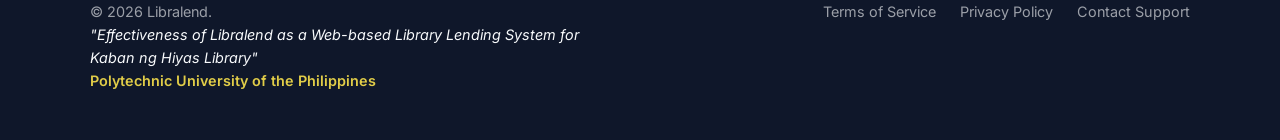
<file: libralend-system/homepage.html>
<!DOCTYPE html>
<html lang="en">
<head>
  <meta charset="UTF-8">
  <meta name="viewport" content="width=device-width, initial-scale=1.0">
  <title>Libralend | Kaban ng Hiyas Library</title>
  
  <link rel="preconnect" href="https://fonts.googleapis.com">
  <link rel="preconnect" href="https://fonts.gstatic.com" crossorigin>
  <link href="https://fonts.googleapis.com/css2?family=Lora:ital,wght@0,400;0,600;1,400&family=Inter:wght@300;400;500;600&display=swap" rel="stylesheet">
  
  <link rel="stylesheet" href="https://cdnjs.cloudflare.com/ajax/libs/font-awesome/6.5.0/css/all.min.css">
  <link rel="stylesheet" href="homepage.css">
</head>
<body>

  <nav id="nav">
    <div class="nav-brand" onclick="goTo('home')">
      <div class="logo-dot"><i class="fas fa-book-open"></i></div>
      <span class="logo-text">Libralend</span>
    </div>
    
    <div id="nav-guest" class="nav-links">
      <button class="nav-btn" onclick="goTo('home')">Home</button>
      <button class="nav-btn" onclick="scrollAbout()">About</button>
      <button class="nav-btn" onclick="goTo('catalog')">Catalog</button>
      <button class="nav-btn" onclick="goTo('login')">Log in</button>
      <button class="nav-btn cta" onclick="goTo('register')">Join free</button>
    </div>
    
    <div id="nav-user" class="nav-user" style="display:none;">
      <button class="nav-btn" onclick="goTo('catalog')">Catalog</button>
      <button class="nav-btn" id="adminNavBtn" style="display:none;" onclick="goTo('admin')">Admin</button>
      <button class="nav-btn" onclick="goTo('dashboard')">My Library</button>
      <div class="avatar-sm" id="navAvatar">?</div>
      <button class="nav-btn" onclick="logout()" style="color:rgba(248, 250, 252, 0.5); font-size:13px;">Sign out</button>
    </div>
  </nav>

  <div id="toast"><i class="fas fa-check-circle"></i><span id="toast-msg"></span></div>

  <div id="page-home" class="page active">
    <div class="hero">
      <p class="hero-eyebrow">
        Mandaluyong City<br>
        Kaban ng Hiyas Library
      </p>
      <h1>Every book is a door. <em>Open yours.</em></h1>
      <p>A free community lending system serving every resident — from first-time readers to lifelong scholars.</p>
      <div class="hero-actions">
        <button class="btn btn-gold" onclick="goTo('register')" style="padding:12px 28px; font-size:15px;">
          <i class="fas fa-user-plus"></i> Join for free
        </button>
        <button class="btn btn-outline" onclick="goTo('catalog')" style="background:rgba(255,255,255,0.1); border-color:rgba(255,255,255,0.2); color:#fff; padding:12px 28px; font-size:15px;">
          <i class="fas fa-search"></i> Browse catalog
        </button>
      </div>
    </div>

    <div class="stat-strip">
      <div class="stat-item"><span class="num">2,400+</span><span class="lbl">Books in collection</span></div>
      <div class="stat-item"><span class="num">1,100</span><span class="lbl">Active members</span></div>
      <div class="stat-item"><span class="num">48</span><span class="lbl">New arrivals this month</span></div>
      <div class="stat-item"><span class="num">Free</span><span class="lbl">Always & forever</span></div>
    </div>

    <div class="feature-grid">
      <div class="feature-card">
        <div class="feature-icon"><i class="fas fa-book-open"></i></div>
        <h3>Borrow up to 5 books</h3>
        <p>Members can check out up to five titles at a time for 14 days, renewable once through the Libralend portal.</p>
      </div>
      <div class="feature-card">
        <div class="feature-icon"><i class="fas fa-bell"></i></div>
        <h3>Hold & reserve</h3>
        <p>Book is checked out? Place a hold and we'll notify you the moment it's ready for pick-up at Kaban ng Hiyas.</p>
      </div>
      <div class="feature-card">
        <div class="feature-icon"><i class="fas fa-star"></i></div>
        <h3>Reviews & reading lists</h3>
        <p>Rate books, leave reviews, and share curated reading lists with your neighbors in Mandaluyong.</p>
      </div>
    </div>

    <div class="about-band" id="about-section">
      <div class="about-inner">
        <div>
          <span class="serif">Our mission</span>
          <h2>A digital bridge for Kaban ng Hiyas Library</h2>
          <p>Libralend was developed to modernize how residents interact with the beloved Kaban ng Hiyas Library. We believe that access to books and educational resources should be seamless and equitable.</p>
          <p>Today, our catalog houses over 2,400 titles across fiction, non-fiction, Filipino literature, and academic references — all easily searchable and free to borrow for every registered community member.</p>
          <button class="btn btn-outline" onclick="goTo('register')" style="margin-top:0.5rem; border-color:var(--accent); color:var(--accent);">
            <i class="fas fa-heart"></i> Become a member
          </button>
        </div>
        <div>
          <div class="hours-card">
            <h3><i class="fas fa-clock" style="color:var(--gold); margin-right:8px;"></i>Physical Library Hours</h3>
            <div class="hours-row"><span class="day">Monday – Friday</span><span class="time">8:00 AM – 7:00 PM</span></div>
            <div class="hours-row"><span class="day">Saturday</span><span class="time">9:00 AM – 5:00 PM</span></div>
            <div class="hours-row"><span class="day">Sunday</span><span class="time">10:00 AM – 3:00 PM</span></div>
            <div class="hours-row"><span class="day">Holidays</span><span class="time">Closed</span></div>
          </div>
        </div>
      </div>
    </div>

    <footer class="site-footer">
      <div class="footer-content">
        <div class="footer-text">
          <p>&copy; 2026 Libralend.</p>
          <p class="thesis-title">"Effectiveness of Libralend as a Web-based Library Lending System for Kaban ng Hiyas Library"</p>
          <p class="university-name">Polytechnic University of the Philippines</p>
        </div>
        <div class="footer-links">
          <a href="#">Terms of Service</a>
          <a href="#">Privacy Policy</a>
          <a href="#">Contact Support</a>
        </div>
      </div>
    </footer>
  </div>

  <div id="page-login" class="page">
    <div class="auth-wrap">
      <div class="auth-card">
        <div class="logo-block">
          <div style="font-size:2.5rem; margin-bottom:0.5rem; color: var(--accent);"><i class="fas fa-book-open"></i></div>
          <h2>Welcome back</h2>
          <p>Sign in to your library account</p>
        </div>
        <div class="form-group">
          <label>Username or email</label>
          <input type="text" id="login-user" placeholder="e.g. juandelacruz" />
        </div>
        <div class="form-group">
          <label>Password</label>
          <input type="password" id="login-pass" placeholder="Your password" />
        </div>
        <div style="display:flex; justify-content:space-between; align-items:center; margin-bottom:1.25rem; font-size:13px;">
          <label style="display:flex; gap:8px; align-items:center; font-size:13px; cursor:pointer; margin:0;">
            <input type="checkbox" style="width:auto;" /> Remember me
          </label>
          <a href="#" style="color:var(--accent); text-decoration:none;" onclick="showToast('Password reset link sent to your email.', 'success')">Forgot password?</a>
        </div>
        <button class="btn btn-primary btn-full" onclick="doLogin()">Sign in</button>
        <hr class="divider">
        <button class="btn btn-outline btn-full" onclick="doAdminLogin()">
          <i class="fas fa-shield-alt"></i> Sign in as Admin (demo)
        </button>
        <p class="auth-switch">Don't have an account? <a onclick="goTo('register')">Create one</a></p>
        <p style="font-size:12px; color:var(--ink-muted); text-align:center; margin-top:8px;">Demo: use any username/password</p>
      </div>
    </div>
  </div>

  <div id="page-register" class="page">
    <div class="auth-wrap" style="padding:2rem; align-items:flex-start; padding-top:3rem;">
      <div class="auth-card wide">
        <div class="logo-block">
          <div style="font-size:2.5rem; margin-bottom:0.5rem; color: var(--accent);"><i class="fas fa-book-open"></i></div>
          <h2>Create your account</h2>
          <p>Join Libralend — free for all residents</p>
        </div>

        <h3 style="font-size:13px; text-transform:uppercase; letter-spacing:0.1em; color:var(--ink-muted); margin-bottom:1rem;">Personal information</h3>
        <div class="form-row">
          <div class="form-group"><label>First name *</label><input type="text" id="reg-fname" placeholder="Juan" /></div>
          <div class="form-group"><label>Last name *</label><input type="text" id="reg-lname" placeholder="Dela Cruz" /></div>
        </div>
        
        <hr class="divider">
        <h3 style="font-size:13px; text-transform:uppercase; letter-spacing:0.1em; color:var(--ink-muted); margin-bottom:1rem;">Account credentials</h3>
        <div class="form-group"><label>Email address *</label><input type="email" id="reg-email" placeholder="juan@email.com" /></div>
        <div class="form-row">
          <div class="form-group"><label>Username *</label><input type="text" id="reg-uname" placeholder="juandelacruz" /></div>
          <div class="form-group"><label>Password *</label><input type="password" id="reg-pass" placeholder="Min. 8 characters" /></div>
        </div>

        <button class="btn btn-primary btn-full" style="padding:12px; font-size:15px; margin-top:0.5rem;" onclick="doRegister()">
          <i class="fas fa-user-plus"></i> Create account
        </button>
        <p class="auth-switch">Already a member? <a onclick="goTo('login')">Sign in</a></p>
      </div>
    </div>
  </div>

  <div id="page-catalog" class="page">
    <div class="catalog-header">
      <h2>Book catalog</h2>
      <p>Browse our collection of 2,400+ titles</p>
      <div class="catalog-toolbar">
        <div class="search-box">
          <i class="fas fa-search"></i>
          <input type="text" id="catalog-search" placeholder="Search by title, author, ISBN…" oninput="filterCatalog()">
        </div>
        <select class="filter-select" id="catalog-genre" onchange="filterCatalog()">
          <option value="">All genres</option>
          <option>Fiction</option><option>Non-fiction</option><option>Filipino Lit</option>
          <option>Children's</option><option>History</option><option>Science</option>
          <option>Self-Help</option><option>Mystery</option><option>Fantasy</option>
        </select>
        <select class="filter-select" id="catalog-avail" onchange="filterCatalog()">
          <option value="">All availability</option>
          <option value="available">Available now</option>
          <option value="borrowed">Checked out</option>
        </select>
        <select class="filter-select" id="catalog-sort" onchange="filterCatalog()">
          <option value="title">Sort: Title A-Z</option>
          <option value="author">Sort: Author</option>
          <option value="rating">Sort: Rating</option>
          <option value="new">Sort: Newest</option>
        </select>
      </div>
      <p id="catalog-count" style="font-size:13px; color:var(--ink-muted); margin-top:10px;"></p>
    </div>
    <div class="book-grid" id="book-grid"></div>
  </div>

  <div id="page-dashboard" class="page">
    <div class="dash-wrap">
      <aside class="dash-sidebar">
        <div class="user-block">
          <div class="avatar-lg" id="dashAvatar">?</div>
          <h4 id="dashName">—</h4>
          <p id="dashEmail">—</p>
        </div>
        <nav class="sidebar-nav">
          <a onclick="showDashSection('ds-overview')" class="active" id="sn-overview"><i class="fas fa-home"></i> Overview</a>
          <a onclick="showDashSection('ds-borrowed')" id="sn-borrowed"><i class="fas fa-book"></i> Currently borrowed</a>
        </nav>
      </aside>

      <main class="dash-main">
        <div class="dash-section active" id="ds-overview">
          <h2 class="dash-title">Good morning, <span id="dashFirst">friend</span>! 👋</h2>
          <p class="dash-sub">Here's a snapshot of your library activity.</p>
          <div class="stat-cards">
            <div class="stat-card accent"><div class="sc-label">Currently borrowed</div><div class="sc-value">3</div><div class="sc-sub">of 5 slots used</div></div>
            <div class="stat-card"><div class="sc-label">Books read total</div><div class="sc-value">27</div><div class="sc-sub">since joining</div></div>
          </div>
        </div>

        <div class="dash-section" id="ds-borrowed">
          <h2 class="dash-title">Currently borrowed</h2>
          <p class="dash-sub">You have 3 books checked out. Max 5 allowed.</p>
          <div class="table-wrap">
            <table>
              <thead><tr><th>Book</th><th>Author</th><th>Borrowed</th><th>Due date</th><th>Status</th><th>Action</th></tr></thead>
              <tbody>
                <tr><td><strong>Noli Me Tangere</strong></td><td>José Rizal</td><td>Jun 1, 2026</td><td>Jun 15, 2026</td><td><span class="badge badge-amber">Due soon</span></td><td><button class="btn btn-outline btn-sm" onclick="showToast('Renewal confirmed!', 'success')">Renew</button></td></tr>
              </tbody>
            </table>
          </div>
        </div>
      </main>
    </div>
  </div>

  <div id="page-admin" class="page">
    <div class="dash-wrap">
      <aside class="dash-sidebar">
        <div class="user-block">
          <div class="avatar-lg" style="background:var(--blue);">A</div>
          <h4>Library Admin</h4>
          <p>admin@libralend.ph</p>
          <p class="member-since"><span class="badge badge-blue" style="font-size:11px;">Administrator</span></p>
        </div>
        <nav class="sidebar-nav">
          </nav>
      </aside>
    </div>
  </div>

  <script src="funny.js"></script>
</body>
</html>
</file>
<file: styles.css>
/* ============================================================
   COLOR PALETTE (Mandaluyong Navy & Gold Theme)
   ============================================================ */
:root {
  --ink: #0f172a;           
  --ink-soft: #334155;
  --ink-muted: #64748b;
  --paper: #f8fafc;         
  --paper-warm: #f1f5f9;    
  --paper-deep: #e2e8f0;
  
  --accent: #1e3a8a;        /* Mandaluyong Navy Blue */
  --accent-light: #dbeafe;  
  --accent-mid: #2563eb;    
  
  --gold: #d97706;          /* Warm Mustard/Gold Accent */
  --gold-light: #fef3c7;
  
  --green: #059669;
  --green-light: #d1fae5;
  --red: #dc2626;
  --red-light: #fee2e2;
  
  --border: rgba(15, 23, 42, 0.12);
  --border-strong: rgba(15, 23, 42, 0.22);
  --shadow-card: 0 1px 3px rgba(15, 23, 42, 0.08), 0 4px 12px rgba(15, 23, 42, 0.05);
  --radius: 8px;
  --radius-lg: 14px;
}

/* ============================================================
   GLOBAL & TYPOGRAPHY
   ============================================================ */
* { box-sizing: border-box; margin: 0; padding: 0; }

html {
  scroll-behavior: smooth; /* Native browser smooth scrolling */
}

body {
  font-family: 'Inter', sans-serif;
  background: var(--paper);
  color: var(--ink);
  min-height: 100vh;
  font-size: 15px;
  line-height: 1.6;
}

.serif { font-family: 'Lora', Georgia, serif; }
h1, h2, h3, .logo-text { font-family: 'Lora', Georgia, serif; font-weight: 600; line-height: 1.25; }
h1 { font-size: 2rem; }
h2 { font-size: 1.5rem; }
h3 { font-size: 1.15rem; }

/* ============================================================
   LAYOUT, UTILITIES & NAVIGATION
   ============================================================ */
.page { display: none; }
.page.active { display: block; }
.section { padding: 3rem 2rem; max-width: 1100px; margin: 0 auto; }
.divider { border: none; border-top: 1px solid var(--border); margin: 1.5rem 0; }

#nav {
  background: var(--accent);
  color: var(--paper);
  padding: 0 2rem;
  display: flex;
  align-items: center;
  justify-content: space-between;
  height: 60px;
  position: sticky;
  top: 0;
  z-index: 100;
}
.nav-brand { font-size: 1.1rem; color: var(--paper); display: flex; align-items: center; gap: 10px; cursor: pointer; }
.nav-brand .logo-dot { width: 28px; height: 28px; background: var(--gold); border-radius: 50%; display: flex; align-items: center; justify-content: center; font-size: 13px; color: #fff; }
.nav-links { display: flex; gap: 6px; align-items: center; }
.nav-btn { background: none; border: none; cursor: pointer; color: rgba(248, 250, 252, 0.75); font-family: 'Inter', sans-serif; font-size: 14px; padding: 6px 14px; border-radius: 6px; transition: all 0.15s; }
.nav-btn:hover, .nav-btn.active { color: var(--paper); background: rgba(255,255,255,0.1); }
.nav-btn.cta { background: var(--gold); color: #fff; font-weight: 500; margin-left: 4px; }
.nav-btn.cta:hover { background: #b45309; }
.nav-user { display: flex; align-items: center; gap: 10px; font-size: 14px; color: rgba(248, 250, 252, 0.8); }
.avatar-sm { width: 32px; height: 32px; border-radius: 50%; background: var(--gold); display: flex; align-items: center; justify-content: center; font-size: 12px; font-weight: 600; color: #fff; }

/* ============================================================
   BUTTONS, CARDS & FORMS
   ============================================================ */
.btn { display: inline-flex; align-items: center; gap: 8px; padding: 9px 20px; border-radius: var(--radius); font-family: 'Inter', sans-serif; font-size: 14px; font-weight: 500; cursor: pointer; transition: all 0.15s; border: 1.5px solid transparent; white-space: nowrap; }
.btn-primary { background: var(--accent); color: #fff; border-color: var(--accent); }
.btn-primary:hover { background: var(--accent-mid); border-color: var(--accent-mid); }
.btn-outline { background: transparent; color: var(--ink); border-color: var(--border-strong); }
.btn-outline:hover { background: var(--paper-warm); }
.btn-gold { background: var(--gold); color: #fff; border-color: var(--gold); }
.btn-gold:hover { background: #b45309; border-color: #b45309; }
.btn-sm { padding: 6px 14px; font-size: 13px; }
.btn-full { width: 100%; justify-content: center; }

.card { background: #fff; border-radius: var(--radius-lg); border: 1px solid var(--border); box-shadow: var(--shadow-card); }
.card-pad { padding: 1.75rem; }
.form-group { margin-bottom: 18px; }
.form-row { display: grid; grid-template-columns: 1fr 1fr; gap: 16px; }
label { display: block; font-size: 13px; font-weight: 500; color: var(--ink-soft); margin-bottom: 6px; }
input, select, textarea { width: 100%; padding: 10px 14px; border: 1.5px solid var(--border); border-radius: var(--radius); font-family: 'Inter', sans-serif; font-size: 14px; background: #fff; color: var(--ink); transition: border-color 0.15s; outline: none; }
input:focus, select:focus { border-color: var(--accent); }

/* ============================================================
   BADGES & HOME CONTENT
   ============================================================ */
.badge { display: inline-flex; align-items: center; gap: 5px; padding: 3px 10px; border-radius: 100px; font-size: 12px; font-weight: 500; }
.badge-amber { background: var(--gold-light); color: var(--gold); }
.badge-green { background: var(--green-light); color: var(--green); }
.badge-red { background: var(--red-light); color: var(--red); }
.badge-gray { background: var(--paper-warm); color: var(--ink-soft); }

.hero { 
  background: linear-gradient(to bottom, rgba(15, 23, 42, 0.70), rgba(15, 23, 42, 0.98)),
              url('hero-bg.jpg') center/cover no-repeat;
  color: var(--paper); 
  padding: 7rem 2rem 6rem; 
  text-align: center; 
  position: relative; 
  overflow: hidden; 
}
.hero::before { 
  display: none; /* Tinanggal na natin ang diagonal lines */
}
.hero-eyebrow { font-size: 12px; font-weight: 600; letter-spacing: 0.15em; text-transform: uppercase; color: var(--gold); margin-bottom: 1.5rem; position: relative; line-height: 1.6; }
.hero h1 { font-size: 3.2rem; margin-bottom: 1.25rem; max-width: 680px; margin-left: auto; margin-right: auto; line-height: 1.15; position: relative; }
.hero h1 em { color: var(--gold); font-style: italic; }
.hero p { font-size: 1.1rem; max-width: 520px; margin: 0 auto 2.5rem; color: rgba(248, 250, 252, 0.75); line-height: 1.7; position: relative; }
.hero-actions { display: flex; gap: 12px; justify-content: center; flex-wrap: wrap; position: relative; }

.stat-strip { background: var(--paper-warm); border-top: 1px solid var(--border); border-bottom: 1px solid var(--border); padding: 1.75rem 2rem; display: flex; justify-content: center; gap: 4rem; flex-wrap: wrap; }
.stat-item { text-align: center; }
.stat-item .num { font-family: 'Lora', serif; font-size: 2rem; font-weight: 600; color: var(--accent); display: block; }
.stat-item .lbl { font-size: 13px; color: var(--ink-muted); }

.feature-grid { display: grid; grid-template-columns: repeat(3, 1fr); gap: 1.5rem; padding: 4rem 2rem; max-width: 1100px; margin: 0 auto; }
.feature-card { background: #fff; border: 1px solid var(--border); border-radius: var(--radius-lg); padding: 1.75rem; }
.feature-icon { width: 48px; height: 48px; background: var(--accent-light); border-radius: 12px; display: flex; align-items: center; justify-content: center; margin-bottom: 1rem; font-size: 20px; color: var(--accent); }
.feature-card h3 { margin-bottom: 0.5rem; font-size: 1.05rem; }
.feature-card p { font-size: 14px; color: var(--ink-muted); line-height: 1.65; }

.about-band { background: var(--paper-warm); border-top: 1px solid var(--border); border-bottom: 1px solid var(--border); padding: 4rem 2rem; }
.about-inner { max-width: 900px; margin: 0 auto; display: grid; grid-template-columns: 1fr 1fr; gap: 4rem; align-items: center; }

/* FIXED PRECISE STICKY OFFSET FOR SPA SCROLL */
#about-section { 
  scroll-margin-top: 80px; 
}

.hours-card { background: var(--accent); color: var(--paper); border-radius: var(--radius-lg); padding: 2rem; }
.hours-card h3 { color: var(--paper); margin-bottom: 1.25rem; }
.hours-row { display: flex; justify-content: space-between; font-size: 14px; padding: 8px 0; border-bottom: 1px solid rgba(255,255,255,0.1); }
.hours-row .time { font-weight: 500; }

/* ============================================================
   SYSTEM LAYOUTS, TABLES, DASHBOARD & MODALS
   ============================================================ */
.catalog-header { background: var(--paper-warm); border-bottom: 1px solid var(--border); padding: 2rem; }
.catalog-toolbar { display: flex; gap: 12px; align-items: center; flex-wrap: wrap; margin-top: 1.25rem; }
.search-box { flex: 1; min-width: 220px; display: flex; align-items: center; background: #fff; border: 1.5px solid var(--border); border-radius: var(--radius); padding: 0 14px; gap: 10px; }
.search-box input { border: none; padding: 10px 0; flex: 1; font-size: 14px; background: none; }
.search-box input:focus { outline: none; }
.filter-select { padding: 10px 14px; border: 1.5px solid var(--border); border-radius: var(--radius); font-size: 14px; cursor: pointer; }

.book-grid { display: grid; grid-template-columns: repeat(auto-fill, minmax(200px, 1fr)); gap: 1.25rem; padding: 2rem; max-width: 1100px; margin: 0 auto; }
.book-card { background: #fff; border: 1px solid var(--border); border-radius: var(--radius-lg); overflow: hidden; cursor: pointer; transition: transform 0.15s; }
.book-card:hover { transform: translateY(-2px); box-shadow: var(--shadow-card); }
.book-cover { height: 160px; display: flex; align-items: center; justify-content: center; font-size: 3rem; position: relative; }
.avail-badge { position: absolute; top: 10px; right: 10px; }
.book-info { padding: 1rem; }
.book-info h4 { font-size: 14px; margin-bottom: 3px; font-weight: 600; }

.dash-wrap { display: grid; grid-template-columns: 240px 1fr; min-height: calc(100vh - 60px); }
.dash-sidebar { background: var(--paper-warm); border-right: 1px solid var(--border); padding: 1.5rem 0; }
.dash-main { padding: 2rem; overflow-y: auto; }
.user-block { padding: 0 1.25rem 1.25rem; border-bottom: 1px solid var(--border); margin-bottom: 1rem; }
.avatar-lg { width: 52px; height: 52px; border-radius: 50%; background: var(--accent); display: flex; align-items: center; justify-content: center; font-size: 18px; font-weight: 600; color: #fff; margin-bottom: 10px; }
.sidebar-nav a { display: flex; align-items: center; gap: 10px; padding: 10px 1.25rem; font-size: 14px; color: var(--ink-soft); text-decoration: none; cursor: pointer; border-left: 3px solid transparent; }
.sidebar-nav a:hover { background: var(--paper-deep); color: var(--ink); }
.sidebar-nav a.active { border-left-color: var(--accent); background: var(--accent-light); color: var(--accent); font-weight: 500; }
.dash-section { display: none; }
.dash-section.active { display: block; }
.dash-title { font-size: 1.25rem; margin-bottom: 0.25rem; }
.dash-sub { font-size: 14px; color: var(--ink-muted); margin-bottom: 1.75rem; }
.stat-cards { display: grid; grid-template-columns: repeat(2, 1fr); gap: 1rem; margin-bottom: 2rem; }
.stat-card { background: #fff; border: 1px solid var(--border); border-radius: var(--radius-lg); padding: 1.25rem; }
.stat-card.accent { background: var(--accent); border-color: var(--accent); color: #fff; }
.stat-card.accent .sc-label, .stat-card.accent .sc-sub { color: rgba(255,255,255,0.8); }
.stat-card .sc-value { font-size: 1.75rem; font-weight: 600; font-family: 'Lora', serif; }

table { width: 100%; border-collapse: collapse; font-size: 14px; }
thead th { text-align: left; padding: 10px 14px; font-size: 12px; color: var(--ink-muted); background: var(--paper-warm); border-bottom: 1px solid var(--border); }
tbody td { padding: 12px 14px; border-bottom: 1px solid var(--border); }

.modal-overlay { display: none; position: fixed; inset: 0; background: rgba(15,23,42,0.55); z-index: 200; align-items: center; justify-content: center; padding: 1rem; }
.modal-overlay.open { display: flex; }
.modal { background: #fff; border-radius: var(--radius-lg); max-width: 560px; width: 100%; box-shadow: 0 20px 60px rgba(0,0,0,0.2); }
.modal-header { padding: 1.5rem 1.75rem 1rem; border-bottom: 1px solid var(--border); display: flex; justify-content: space-between; align-items: flex-start; }
.modal-body { padding: 1.5rem 1.75rem; }
.modal-footer { padding: 1rem 1.75rem; border-top: 1px solid var(--border); display: flex; gap: 10px; justify-content: flex-end; }
.modal-close { background: none; border: none; cursor: pointer; font-size: 18px; color: var(--ink-muted); }

.auth-wrap { min-height: calc(100vh - 60px); display: flex; align-items: center; justify-content: center; padding: 2rem; background: var(--paper-warm); }
.auth-card { background: #fff; border-radius: var(--radius-lg); border: 1px solid var(--border); padding: 2.5rem; width: 100%; max-width: 480px; }
.auth-card.wide { max-width: 720px; }
.logo-block { text-align: center; margin-bottom: 2rem; }
.auth-switch { text-align: center; font-size: 14px; color: var(--ink-muted); margin-top: 1.25rem; }
.auth-switch a { color: var(--accent); font-weight: 500; cursor: pointer; }

.site-footer { padding: 3rem 5%; background-color: var(--ink); color: rgba(248, 250, 252, 0.6); border-top: 1px solid var(--border); }
.footer-content { display: flex; justify-content: space-between; align-items: flex-start; font-size: 0.9rem; max-width: 1100px; margin: 0 auto; flex-wrap: wrap; gap: 2rem; }
.thesis-title { font-style: italic; color: var(--paper); max-width: 500px; }
.university-name { font-weight: 600; color: var(--gold); }
.footer-links { display: flex; gap: 1.5rem; }
.footer-links a { color: inherit; text-decoration: none; transition: color 0.2s; }
.footer-links a:hover { color: var(--gold); }

#toast { position: fixed; bottom: 24px; right: 24px; background: var(--ink); color: var(--paper); padding: 12px 20px; border-radius: var(--radius); font-size: 14px; transform: translateY(80px); opacity: 0; transition: all 0.25s; z-index: 500; display: flex; align-items: center; gap: 10px; max-width: 320px; }
#toast.show { transform: translateY(0); opacity: 1; }
#toast.success { background: var(--green); }
#toast.error { background: var(--red); }

@media (max-width: 768px) {
  .hero h1 { font-size: 2.2rem; }
  .feature-grid { grid-template-columns: 1fr; }
  .about-inner { grid-template-columns: 1fr; gap: 2rem; }
  .form-row { grid-template-columns: 1fr; }
  .dash-wrap { grid-template-columns: 1fr; }
  .dash-sidebar { display: none; }
  .book-grid { grid-template-columns: repeat(auto-fill, minmax(160px, 1fr)); }
  .footer-content { flex-direction: column; }
}
/* ============================================================
    SIGN-IN SPLIT LAYOUT 
   ============================================================ */
.login-split-container {
  display: flex;
  min-height: calc(100vh - 60px); /* Adjusts for the sticky navbar */
  background-color: var(--ink);
}

/* ── LEFT PANEL ── */
.login-left-panel {
  display: none;
  flex: 1.2;
  background: linear-gradient(160deg, rgba(30, 58, 138, 0.85) 0%, rgba(15, 23, 42, 0.95) 100%),
              url('kaban-building.JPG') center/cover no-repeat;
  position: relative;
  overflow: hidden;
  padding: 48px 60px;
  flex-direction: column;
  justify-content: center;
  gap: 50px;
}

@media (min-width: 900px) {
  .login-left-panel { display: flex; }
}

.login-left-panel::before,
.login-left-panel::after {
  content: '';
  position: absolute;
  border-radius: 50%;
  opacity: 0.08;
  background: var(--gold);
  pointer-events: none;
}
.login-left-panel::before { width: 420px; height: 420px; bottom: -100px; left: -120px; }
.login-left-panel::after { width: 280px; height: 280px; top: -60px; right: -80px; }

.panel-headline h1 {
  font-size: clamp(2rem, 3.5vw, 2.8rem);
  color: #fff;
  line-height: 1.2;
  margin-bottom: 20px;
}
.panel-headline h1 span { color: var(--gold); }
.panel-headline p { font-size: 15px; color: rgba(255,255,255,0.7); line-height: 1.7; max-width: 320px; }

.panel-stats { display: flex; gap: 32px; z-index: 1; }
.stat { border-top: 2px solid var(--gold); padding-top: 12px; }
.stat-num { font-size: 24px; font-weight: 700; color: #fff; }
.stat-label { font-size: 12px; color: rgba(255,255,255,0.6); margin-top: 2px; }

.book-shelf { position: absolute; right: -20px; top: 50%; transform: translateY(-50%); display: flex; flex-direction: column; gap: 12px; }
.book-card-floating { background: rgba(255,255,255,0.07); border: 1px solid rgba(255,255,255,0.12); border-radius: 10px; padding: 12px 16px; width: 200px; backdrop-filter: blur(6px); transition: transform 0.3s ease; }
.book-card-floating:hover { transform: translateX(-10px); }
.book-card-floating .book-card-title { font-size: 13px; font-weight: 600; color: #fff; }
.book-card-floating .book-card-author { font-size: 11px; color: rgba(255,255,255,0.6); margin-top: 2px; }
.book-card-badge { display: inline-block; margin-top: 8px; padding: 3px 8px; border-radius: 20px; font-size: 10px; font-weight: 600; }
.badge-available { background: var(--green-light); color: var(--green); }
.badge-lent { background: var(--gold-light); color: var(--gold); }

/* ── RIGHT PANEL (Form) ── */
.login-right-panel {
  width: 100%;
  background: #fff;
  display: flex;
  flex-direction: column;
  justify-content: center;
  padding: 48px;
  position: relative;
}

@media (min-width: 900px) {
  .login-right-panel { width: 440px; flex-shrink: 0; }
}

.accent-strip { height: 4px; background: linear-gradient(90deg, var(--gold) 0%, var(--accent) 100%); position: absolute; top: 0; left: 0; right: 0; }
.form-header { margin-bottom: 36px; }
.form-header h2 { font-size: 28px; color: var(--ink); margin-bottom: 6px; }
.form-header p { font-size: 14px; color: var(--ink-muted); }

.login-right-panel input { background: var(--paper-warm); }
.remember-me { display: flex; align-items: center; gap: 7px; font-size: 13px; color: var(--ink-muted); cursor: pointer; }
.remember-me input { width: 15px; height: 15px; accent-color: var(--accent); }
.forgot-link { font-size: 13px; font-weight: 500; color: var(--accent); text-decoration: none; }
.forgot-link:hover { text-decoration: underline; }

.btn-signin { width: 100%; padding: 13px; background: var(--accent); color: #fff; border: none; border-radius: 8px; font-size: 15px; font-weight: 600; font-family: 'Inter', sans-serif; cursor: pointer; transition: background 0.2s, transform 0.1s; }
.btn-signin:hover { background: var(--accent-mid); }
.btn-signin:active { transform: scale(0.98); }

.btn-guest { width: 100%; padding: 12px; background: var(--paper-warm); color: var(--ink); border: 1.5px solid var(--border-strong); border-radius: 8px; font-size: 14px; font-weight: 600; cursor: pointer; transition: background 0.2s; }
.btn-guest:hover { background: var(--paper-deep); }

.signup-cta { text-align: center; margin-top: 28px; font-size: 14px; color: var(--ink-muted); }
.signup-cta a { color: var(--accent); font-weight: 600; text-decoration: none; }
.signup-cta a:hover { text-decoration: underline; }
</file>
<file: signin.css>
*, *::before, *::after { 
    box-sizing: border-box; 
    margin: 0; 
    padding: 0; 
}

:root {
    --navy:      #1A2E4A;
    --blue:      #2563EB;
    --blue-mid:  #1E4DB7;
    --sky:       #DBEAFE;
    --yellow:    #FBBF24;
    --yellow-lt: #FEF3C7;
    --white:     #FFFFFF;
    --gray:      #64748B;
    --gray-lt:   #F1F5F9;
    --error:     #DC2626;
}

body {
    min-height: 100vh;
    display: flex;
    font-family: 'Inter', sans-serif;
    background-color: var(--navy);
}

/* ── LEFT PANEL ── */
.left-panel {
    display: none;
    flex: 1;
    background: linear-gradient(160deg, var(--blue-mid) 0%, var(--navy) 100%);
    position: relative;
    overflow: hidden;
    padding: 48px;
    flex-direction: column;
    justify-content: space-between;
}

@media (min-width: 900px) {
    .left-panel { display: flex; }
}

/* Decorative circles */
.left-panel::before,
.left-panel::after {
    content: '';
    position: absolute;
    border-radius: 50%;
    opacity: 0.12;
    background: var(--yellow);
}
.left-panel::before {
    width: 420px; height: 420px;
    bottom: -100px; left: -120px;
}
.left-panel::after {
    width: 280px; height: 280px;
    top: -60px; right: -80px;
}

.panel-logo {
    display: flex;
    align-items: center;
    gap: 10px;
    z-index: 1;
}

.panel-logo-icon {
    width: 36px; height: 36px;
    background: var(--yellow);
    border-radius: 8px;
    display: flex; align-items: center; justify-content: center;
    font-size: 18px;
}

.panel-logo-name {
    font-family: 'Playfair Display', serif;
    font-size: 22px;
    color: var(--white);
    letter-spacing: 0.5px;
}

.panel-headline {
    z-index: 1;
}

.panel-headline h1 {
    font-family: 'Playfair Display', serif;
    font-size: clamp(2rem, 3.5vw, 2.8rem);
    color: var(--white);
    line-height: 1.2;
    margin-bottom: 20px;
}

.panel-headline h1 span {
    color: var(--yellow);
}

.panel-headline p {
    font-size: 15px;
    color: rgba(255,255,255,0.65);
    line-height: 1.7;
    max-width: 320px;
}

.panel-stats {
    display: flex;
    gap: 32px;
    z-index: 1;
}

.stat {
    border-top: 2px solid var(--yellow);
    padding-top: 12px;
}

.stat-num {
    font-size: 24px;
    font-weight: 700;
    color: var(--white);
}

.stat-label {
    font-size: 12px;
    color: rgba(255,255,255,0.55);
    margin-top: 2px;
}

/* Floating book cards */
.book-shelf {
    position: absolute;
    right: 40px;
    top: 50%;
    transform: translateY(-50%);
    display: flex;
    flex-direction: column;
    gap: 12px;
}

.book-card {
    background: rgba(255,255,255,0.07);
    border: 1px solid rgba(255,255,255,0.12);
    border-radius: 10px;
    padding: 12px 16px;
    width: 170px;
    backdrop-filter: blur(6px);
    transition: transform 0.3s ease;
}

.book-card:hover { transform: translateX(-4px); }

.book-card-title {
    font-size: 12px;
    font-weight: 600;
    color: var(--white);
}

.book-card-author {
    font-size: 11px;
    color: rgba(255,255,255,0.5);
    margin-top: 2px;
}

.book-card-badge {
    display: inline-block;
    margin-top: 8px;
    padding: 2px 8px;
    border-radius: 20px;
    font-size: 10px;
    font-weight: 600;
}

.badge-available { background: #D1FAE5; color: #065F46; }
.badge-lent      { background: var(--yellow-lt); color: #92400E; }

/* ── RIGHT PANEL (form) ── */
.right-panel {
    width: 100%;
    max-width: 480px;
    margin: 0 auto;
    background: var(--white);
    display: flex;
    flex-direction: column;
    justify-content: center;
    padding: 48px 40px;
    position: relative;
}

@media (min-width: 900px) {
    .right-panel {
        width: 440px;
        flex-shrink: 0;
        margin: 0;
    }
}

.mobile-logo {
    display: flex;
    align-items: center;
    gap: 10px;
    margin-bottom: 40px;
}

@media (min-width: 900px) {
    .mobile-logo { display: none; }
}

.mobile-logo-icon {
    width: 32px; height: 32px;
    background: var(--blue);
    border-radius: 7px;
    display: flex; align-items: center; justify-content: center;
    font-size: 16px;
}

.mobile-logo-name {
    font-family: 'Playfair Display', serif;
    font-size: 20px;
    color: var(--navy);
}

.form-header {
    margin-bottom: 36px;
}

.form-header h2 {
    font-family: 'Playfair Display', serif;
    font-size: 28px;
    color: var(--navy);
    margin-bottom: 6px;
}

.form-header p {
    font-size: 14px;
    color: var(--gray);
}

.form-group {
    margin-bottom: 20px;
}

label {
    display: block;
    font-size: 13px;
    font-weight: 600;
    color: var(--navy);
    margin-bottom: 7px;
    letter-spacing: 0.2px;
}

input[type="email"],
input[type="password"] {
    width: 100%;
    padding: 11px 14px;
    border: 1.5px solid #CBD5E1;
    border-radius: 8px;
    font-size: 15px;
    font-family: 'Inter', sans-serif;
    color: var(--navy);
    background: var(--gray-lt);
    transition: border-color 0.2s, background 0.2s, box-shadow 0.2s;
    outline: none;
}

input:focus {
    border-color: var(--blue);
    background: var(--white);
    box-shadow: 0 0 0 3px rgba(37, 99, 235, 0.12);
}

.form-row {
    display: flex;
    justify-content: space-between;
    align-items: center;
    margin-bottom: 24px;
    margin-top: -8px;
}

.remember-me {
    display: flex;
    align-items: center;
    gap: 7px;
    font-size: 13px;
    color: var(--gray);
    cursor: pointer;
}

.remember-me input[type="checkbox"] {
    width: 15px; height: 15px;
    accent-color: var(--blue);
    cursor: pointer;
}

.forgot-link {
    font-size: 13px;
    font-weight: 500;
    color: var(--blue);
    text-decoration: none;
}

.forgot-link:hover { text-decoration: underline; }

.btn-signin {
    width: 100%;
    padding: 13px;
    background: var(--blue);
    color: var(--white);
    border: none;
    border-radius: 8px;
    font-size: 15px;
    font-weight: 600;
    font-family: 'Inter', sans-serif;
    cursor: pointer;
    transition: background 0.2s, transform 0.1s, box-shadow 0.2s;
    letter-spacing: 0.2px;
}

.btn-signin:hover {
    background: var(--blue-mid);
    box-shadow: 0 4px 14px rgba(37, 99, 235, 0.35);
}

.btn-signin:active { transform: scale(0.99); }

.divider {
    display: flex;
    align-items: center;
    gap: 12px;
    margin: 24px 0;
}

.divider-line {
    flex: 1;
    height: 1.5px;
    background: #E2E8F0;
}

.divider-text {
    font-size: 12px;
    color: var(--gray);
    white-space: nowrap;
}

.btn-guest {
    width: 100%;
    padding: 12px;
    background: var(--yellow-lt);
    color: var(--navy);
    border: 1.5px solid var(--yellow);
    border-radius: 8px;
    font-size: 14px;
    font-weight: 600;
    font-family: 'Inter', sans-serif;
    cursor: pointer;
    transition: background 0.2s;
}

.btn-guest:hover { background: #FDE68A; }

.signup-cta {
    text-align: center;
    margin-top: 28px;
    font-size: 14px;
    color: var(--gray);
}

.signup-cta a {
    color: var(--blue);
    font-weight: 600;
    text-decoration: none;
}

.signup-cta a:hover { text-decoration: underline; }

.accent-strip {
    height: 4px;
    background: linear-gradient(90deg, var(--yellow) 0%, var(--blue) 100%);
    border-radius: 4px 4px 0 0;
    position: absolute;
    top: 0; left: 0; right: 0;
}
</file>
<file: bayanihan_library/catalog.css>
/* ==========================================
   GLOBAL STYLES & VARIABLES
   ========================================== */
:root {
    --nav-bg: #1a2e69;          /* Sleek corporate blue for top navbar */
    --hero-bg: #111e47;         /* Deep navy background for the main header block */
    --accent-orange: #e67e22;   /* The bright, vivid orange accent color */
    --bg-light: #f8fafc;        /* Clean, ice-white background for the grid area */
    --bg-white: #ffffff;
    --border: #e2e8f0;          /* Soft modern gray border */
    
    /* Text Colors */
    --ink-dark: #111e47;        /* Deep navy for secondary page headings */
    --ink-muted: #64748b;       /* Slate gray for lower counts/subtext */
    --ink-light: #ffffff;       /* Pure white text for dark blocks */
    --ink-light-muted: #94a3b8; /* Muted soft blue-gray text for dark blocks */
    
    --radius-pill: 30px;
    --radius-lg: 16px;
    --side-padding: 10%;
}

* {
    box-sizing: border-box;
    margin: 0;
    padding: 0;
}

body {
    font-family: 'Inter', system-ui, -apple-system, sans-serif;
    background-color: var(--bg-light);
    color: var(--ink-dark);
}

/* ==========================================
   MAIN UPPER NAVBAR
   ========================================== */
.main-navbar {
    background-color: var(--nav-bg);
    padding: 0.8rem var(--side-padding);
    height: 64px;
    display: flex;
    align-items: center;
    border-bottom: 1px solid rgba(255, 255, 255, 0.08);
}

.nav-container {
    width: 100%;
    display: flex;
    justify-content: space-between;
    align-items: center;
}

/* Logo Alignment */
.nav-brand {
    display: flex;
    align-items: center;
    gap: 10px;
    color: #ffffff;
    font-weight: 600;
    font-size: 1.2rem;
}

.brand-icon {
    background-color: var(--accent-orange);
    width: 26px;
    height: 26px;
    border-radius: 6px;
    display: flex;
    align-items: center;
    justify-content: center;
    font-size: 13px;
    color: #ffffff;
}

/* Links */
.nav-links {
    display: flex;
    align-items: center;
    gap: 28px;
}

.nav-item {
    color: #94a3b8;
    text-decoration: none;
    font-size: 0.95rem;
    font-weight: 500;
    transition: color 0.2s;
}

.nav-item:hover, .nav-item.active {
    color: #ffffff;
}

/* Orange Pill CTA Button */
.btn-join {
    background-color: var(--accent-orange);
    color: #ffffff;
    text-decoration: none;
    padding: 8px 20px;
    border-radius: var(--radius-pill);
    font-size: 0.95rem;
    font-weight: 500;
    transition: opacity 0.2s;
}

.btn-join:hover {
    opacity: 0.9;
}

/* ==========================================
   CATALOG HERO BLOCK (Deep Navy + Stripes)
   ========================================== */
.catalog-header {
    background-color: var(--hero-bg);
    /* Creates the diagonal stripe texture effect dynamically from your image */
    background-image: linear-gradient(
        135deg, 
        rgba(255, 255, 255, 0.02) 25%, 
        transparent 25%, 
        transparent 50%, 
        rgba(255, 255, 255, 0.02) 50%, 
        rgba(255, 255, 255, 0.02) 75%, 
        transparent 75%, 
        transparent
    );
    background-size: 40px 40px;
    padding: 3.5rem var(--side-padding) 2.5rem var(--side-padding);
    border-bottom: 1px solid rgba(0, 0, 0, 0.2);
}

.header-badge {
    color: var(--ink-light-muted);
    font-size: 11px;
    font-weight: 700;
    letter-spacing: 2px;
    margin-bottom: 0.75rem;
}

.catalog-header h2 {
    font-size: 2.5rem;
    font-family: 'Georgia', serif;
    font-weight: 600;
    color: var(--ink-light);
    margin-bottom: 0.5rem;
}

.catalog-header p {
    font-size: 1.05rem;
    color: var(--ink-light-muted);
}

/* ==========================================
   TOOLBAR FORM ELEMENTS
   ========================================== */
.catalog-toolbar {
    display: flex;
    flex-direction: column;
    gap: 14px;
    margin-top: 2rem;
    width: 100%;
}

/* Full Width Input Pill */
.search-box {
    display: flex;
    align-items: center;
    background: var(--bg-white);
    border: 1px solid rgba(255, 255, 255, 0.1);
    border-radius: var(--radius-pill);
    padding: 0 20px;
    gap: 12px;
    height: 50px;
    box-shadow: 0 4px 12px rgba(0, 0, 0, 0.15);
}

.search-box i {
    color: #94a3b8;
    font-size: 16px;
}

.search-box input {
    border: none;
    background: none;
    width: 100%;
    height: 100%;
    font-size: 15px;
    color: #111e47;
}

.search-box input:focus {
    outline: none;
}

/* Sub-row Dropdowns Alignment */
.filters-group {
    display: flex;
    gap: 14px;
    width: 100%;
    flex-wrap: wrap;
}

.filters-group .filter-select {
    flex: 1;
    min-width: 160px;
}

.filter-select {
    height: 48px;
    padding: 0 22px;
    border: 1px solid rgba(255, 255, 255, 0.1);
    border-radius: var(--radius-pill);
    font-size: 15px;
    background: var(--bg-white);
    color: #111e47;
    cursor: pointer;
    box-shadow: 0 4px 12px rgba(0, 0, 0, 0.1);
    
    appearance: none;
    -webkit-appearance: none;
    background-image: url("data:image/svg+xml;charset=UTF-8,%3Csvg xmlns='http://www.w3.org/2000/svg' viewBox='0 0 24 24' fill='none' stroke='%2364748b' stroke-width='2' stroke-linecap='round' stroke-linejoin='round'%3E%3Cpolyline points='6 9 12 15 18 9'%3E%3C/polyline%3E%3C/svg%3E");
    background-repeat: no-repeat;
    background-position: right 20px center;
    background-size: 12px;
}

.filter-select:focus {
    outline: none;
}

.results-count {
    font-size: 14px; 
    color: var(--ink-light-muted); 
    margin-top: 24px;
}

/* ==========================================
   BOOK GRID CANVAS (Lower Section)
   ========================================== */
.book-grid {
    display: grid;
    grid-template-columns: repeat(auto-fill, minmax(240px, 1fr));
    gap: 2.5rem;
    padding: 4rem var(--side-padding);
}

.book-card {
    background: var(--bg-white);
    border: 1px solid var(--border);
    border-radius: var(--radius-lg);
    overflow: hidden;
    cursor: pointer;
    display: flex;
    flex-direction: column;
    transition: transform 0.2s ease, box-shadow 0.2s ease;
}

.book-card:hover {
    transform: translateY(-5px);
    box-shadow: 0 12px 30px rgba(17, 30, 71, 0.06);
}

/* Pale Ice-Blue Tint for upper cover block */
.book-cover {
    height: 190px;
    background-color: #f1f5f9; 
    display: flex;
    align-items: center;
    justify-content: center;
    position: relative;
    border-bottom: 1px solid var(--border);
}

.book-cover i {
    font-size: 3.8rem;
}

/* Status Badges */
.book-cover .avail-badge {
    position: absolute;
    top: 14px;
    right: 14px;
    padding: 5px 14px;
    border-radius: var(--radius-pill);
    font-size: 11px;
    font-weight: 600;
}

.avail-badge.available {
    background-color: #d1fae5;
    color: #065f46;
}

.avail-badge.checked-out {
    background-color: #fee2e2;
    color: #991b1b;
}

/* Typography Container */
.book-info {
    padding: 1.4rem;
    background: var(--bg-white);
    flex-grow: 1;
}

.book-info h4 {
    font-size: 1.05rem;
    color: var(--ink-dark);
    margin: 0 0 4px 0;
    font-weight: 600;
}

.book-info .author {
    font-size: 13px;
    color: var(--ink-muted);
    margin-bottom: 14px;
}

/* Lower Genre Pill Tag */
.genre-tag {
    display: inline-block;
    font-size: 11px;
    background-color: #e2e8f0;
    color: #475569;
    padding: 4px 12px;
    border-radius: 8px;
    font-weight: 500;
}
</file>
<file: libralend-system/catalog.css>
/* ==========================================
   GLOBAL STYLES & VARIABLES
   ========================================== */
:root {
    --nav-bg: #1a2e69;          /* Sleek corporate blue for top navbar */
    --hero-bg: #111e47;         /* Deep navy background for the main header block */
    --accent-orange: #eab308;   /* The bright, vivid orange accent color */
    --bg-light: #f8fafc;        /* Clean, ice-white background for the grid area */
    --bg-white: #ffffff;
    --border: #e2e8f0;          /* Soft modern gray border */
    
    /* Text Colors */
    --ink-dark: #111e47;        /* Deep navy for secondary page headings */
    --ink-muted: #64748b;       /* Slate gray for lower counts/subtext */
    --ink-light: #ffffff;       /* Pure white text for dark blocks */
    --ink-light-muted: #94a3b8; /* Muted soft blue-gray text for dark blocks */
    
    --radius-pill: 30px;
    --radius-lg: 16px;
    --side-padding: 10%;
}

* {
    box-sizing: border-box;
    margin: 0;
    padding: 0;
}

body {
    font-family: 'Inter', system-ui, -apple-system, sans-serif;
    background-color: var(--bg-light);
    color: var(--ink-dark);
}

/* ==========================================
   MAIN UPPER NAVBAR
   ========================================== */
.main-navbar {
    background-color: var(--nav-bg);
    padding: 0.8rem var(--side-padding);
    height: 64px;
    display: flex;
    align-items: center;
    border-bottom: 1px solid rgba(255, 255, 255, 0.08);
    position: relative;
    z-index: 20;
}

.nav-container {
    width: 100%;
    display: flex;
    justify-content: space-between;
    align-items: center;
}

.nav-brand {
    display: flex;
    align-items: center;
    gap: 10px;
    color: #ffffff;
    font-weight: 600;
    font-size: 1.2rem;
}

.brand-icon {
    background-color: var(--accent-orange);
    width: 26px;
    height: 26px;
    border-radius: 6px;
    display: flex;
    align-items: center;
    justify-content: center;
    font-size: 13px;
    color: #ffffff;
}

.nav-links {
    display: flex;
    align-items: center;
    gap: 28px;
}

.nav-item {
    color: #94a3b8;
    text-decoration: none;
    font-size: 0.95rem;
    font-weight: 500;
    transition: color 0.2s;
}

.nav-item:hover, .nav-item.active {
    color: #ffffff;
}

.btn-join {
    background-color: var(--accent-orange);
    color: #ffffff;
    text-decoration: none;
    padding: 8px 20px;
    border-radius: var(--radius-pill);
    font-size: 0.95rem;
    font-weight: 500;
    transition: opacity 0.2s;
}

.btn-join:hover {
    opacity: 0.9;
}

/* ==========================================
   CATALOG HERO BLOCK WITH SMOOTH BACKGROUND IMAGE
   ========================================== */
.catalog-header {
    background-color: var(--hero-bg);
    padding: 4.5rem var(--side-padding) 3.5rem var(--side-padding);
    border-bottom: 1px solid rgba(0, 0, 0, 0.2);
    position: relative;
    overflow: hidden;
    min-height: 380px;
}

.catalog-header-content {
    position: relative;
    z-index: 10;
}

/* --- BACKGROUND STYLING --- */
.bg-container {
    position: absolute;
    top: 0;
    left: 0;
    width: 100%;
    height: 100%;
    z-index: 1;
    overflow: hidden;
}

.bg-overlay {
    position: absolute;
    top: 0;
    left: 0;
    width: 100%;
    height: 100%;
    background: linear-gradient(135deg, rgba(17, 30, 71, 0.92), rgba(15, 23, 42, 0.88));
    z-index: 2;
    backdrop-filter: blur(1px);
}

.moving-backdrop {
    position: absolute;
    top: 0;
    left: 0;
    width: 200%; /* Double width ensures smooth horizontal panning space */
    height: 100%;
    
    /* Pulls your single background file natively from the same directory level */
    background-image: url("libraryscroll.jpg"); 
    
    background-size: auto 100%; 
    background-repeat: repeat-x; 
    background-position: left center;
    opacity: 0.18; /* Blends the image behind the search interface */
    
    animation: continuousScroll 35s linear infinite;
}

/* Infinite backdrop scroll animation */
@keyframes continuousScroll {
    0% {
        transform: translateX(-50%);
    }
    100% {
        transform: translateX(0%);
    }
}

.header-badge {
    color: var(--ink-light-muted);
    font-size: 11px;
    font-weight: 700;
    letter-spacing: 2px;
    margin-bottom: 0.75rem;
}

.catalog-header h2 {
    font-size: 2.5rem;
    font-family: 'Georgia', serif;
    font-weight: 600;
    color: var(--ink-light);
    margin-bottom: 0.5rem;
}

.catalog-header p {
    font-size: 1.05rem;
    color: var(--ink-light-muted);
}

/* ==========================================
   TOOLBAR FORM ELEMENTS
   ========================================== */
.catalog-toolbar {
    display: flex;
    flex-direction: column;
    gap: 14px;
    margin-top: 2rem;
    width: 100%;
}

.search-box {
    display: flex;
    align-items: center;
    background: var(--bg-white);
    border: 1px solid rgba(255, 255, 255, 0.1);
    border-radius: var(--radius-pill);
    padding: 0 20px;
    gap: 12px;
    height: 50px;
    box-shadow: 0 4px 12px rgba(0, 0, 0, 0.15);
}

.search-box i {
    color: #94a3b8;
    font-size: 16px;
}

.search-box input {
    border: none;
    background: none;
    width: 100%;
    height: 100%;
    font-size: 15px;
    color: #111e47;
}

.search-box input:focus {
    outline: none;
}

.filters-group {
    display: flex;
    gap: 14px;
    width: 100%;
    flex-wrap: wrap;
}

.filters-group .filter-select {
    flex: 1;
    min-width: 160px;
}

.filter-select {
    height: 48px;
    padding: 0 22px;
    border: 1px solid rgba(255, 255, 255, 0.1);
    border-radius: var(--radius-pill);
    font-size: 15px;
    background: var(--bg-white);
    color: #111e47;
    cursor: pointer;
    box-shadow: 0 4px 12px rgba(0, 0, 0, 0.1);
    
    appearance: none;
    -webkit-appearance: none;
    background-image: url("data:image/svg+xml;charset=UTF-8,%3Csvg xmlns='http://www.w3.org/2000/svg' viewBox='0 0 24 24' fill='none' stroke='%2364748b' stroke-width='2' stroke-linecap='round' stroke-linejoin='round'%3E%3Cpolyline points='6 9 12 15 18 9'%3E%3C/polyline%3E%3C/svg%3E");
    background-repeat: no-repeat;
    background-position: right 20px center;
    background-size: 12px;
}

.filter-select:focus {
    outline: none;
}

.results-count {
    font-size: 14px; 
    color: var(--ink-light-muted); 
    margin-top: 24px;
}

/* ==========================================
   BOOK GRID CANVAS (Lower Section)
   ========================================== */
.book-grid {
    display: grid;
    grid-template-columns: repeat(auto-fill, minmax(240px, 1fr));
    gap: 2.5rem;
    padding: 4rem var(--side-padding);
}

.book-card {
    background: var(--bg-white);
    border: 1px solid var(--border);
    border-radius: var(--radius-lg);
    overflow: hidden;
    cursor: pointer;
    display: flex;
    flex-direction: column;
    transition: transform 0.2s ease, box-shadow 0.2s ease;
}

.book-card:hover {
    transform: translateY(-5px);
    box-shadow: 0 12px 30px rgba(17, 30, 71, 0.06);
}

.book-cover {
    height: 190px;
    background-color: #f1f5f9; 
    display: flex;
    align-items: center;
    justify-content: center;
    position: relative;
    border-bottom: 1px solid var(--border);
}

.book-cover i {
    font-size: 3.8rem;
}

.book-cover .avail-badge {
    position: absolute;
    top: 14px;
    right: 14px;
    padding: 5px 14px;
    border-radius: var(--radius-pill);
    font-size: 11px;
    font-weight: 600;
}

.avail-badge.available {
    background-color: #d1fae5;
    color: #065f46;
}

.avail-badge.checked-out {
    background-color: #fee2e2;
    color: #991b1b;
}

.book-info {
    padding: 1.4rem;
    background: var(--bg-white);
    flex-grow: 1;
}

.book-info h4 {
    font-size: 1.05rem;
    color: var(--ink-dark);
    margin: 0 0 4px 0;
    font-weight: 600;
}

.book-info .author {
    font-size: 13px;
    color: var(--ink-muted);
    margin-bottom: 14px;
}

.genre-tag {
    display: inline-block;
    font-size: 11px;
    background-color: #e2e8f0;
    color: #475569;
    padding: 4px 12px;
    border-radius: 8px;
    font-weight: 500;
}   

/* ==========================================
   STAR RATING SYSTEM 
   ========================================== */
.rating-container {
    display: flex;
    align-items: center;
    gap: 6px;
    margin-bottom: 14px;
    font-size: 13px;
}

.rating-container .stars {
    color: #c27829; 
    display: flex;
    gap: 2px;
}

.rating-container .stars .far.fa-star {
    color: #cbd5e1;
}

.rating-container .rating-value {
    font-weight: 600;
    color: #334155;
}

.rating-container .review-count {
    color: var(--ink-muted);
}

/* ==========================================
   POPUP MODAL DIALOGUE STYLES
   ========================================== */
.modal-overlay {
    position: fixed;
    top: 0;
    left: 0;
    width: 100%;
    height: 100%;
    background-color: rgba(15, 23, 42, 0.4);
    backdrop-filter: blur(4px);
    display: flex;
    align-items: center;
    justify-content: center;
    opacity: 0;
    pointer-events: none;
    transition: opacity 0.2s ease;
    z-index: 9999;
}

.modal-overlay.visible {
    opacity: 1;
    pointer-events: auto;
}

.modal-card {
    background: var(--bg-white);
    width: 90%;
    max-width: 640px;
    border-radius: 12px;
    box-shadow: 0 20px 25px -5px rgba(0,0,0,0.1), 0 10px 10px -5px rgba(0,0,0,0.04);
    position: relative;
    overflow: hidden;
}

.modal-close-btn {
    position: absolute;
    top: 20px;
    right: 24px;
    background: none;
    border: none;
    font-size: 26px;
    color: #94a3b8;
    cursor: pointer;
    line-height: 1;
}

.modal-body {
    padding: 2.5rem 2.5rem 1.5rem 2.5rem;
}

.modal-body h3 {
    font-size: 1.7rem;
    color: var(--ink-dark);
    font-family: 'Inter', system-ui, -apple-system, sans-serif;
    font-weight: 600;
    margin-bottom: 4px;
}

.modal-author-meta {
    font-size: 14px;
    color: var(--ink-muted);
    margin-bottom: 1.8rem;
}

.modal-main-content {
    display: flex;
    gap: 1.8rem;
    margin-bottom: 1.8rem;
}

.modal-cover-preview {
    width: 110px;
    height: 120px;
    background-color: #f8fafc;
    border-radius: 12px;
    display: flex;
    align-items: center;
    justify-content: center;
    flex-shrink: 0;
    border: 1px solid var(--border);
}

.modal-cover-preview i {
    font-size: 3.5rem;
}

.modal-details-pane {
    display: flex;
    flex-direction: column;
    justify-content: flex-start;
    gap: 8px;
}

.modal-badges-row {
    display: flex;
    gap: 8px;
    flex-wrap: wrap;
    margin-bottom: 4px;
}

.modal-badge-pill {
    padding: 4px 14px;
    border-radius: var(--radius-pill);
    font-size: 12px;
    font-weight: 500;
}

.modal-badge-pill.available {
    background-color: #f1f5f9;
    color: #475569;
}

.modal-badge-pill.checked-out {
    background-color: #fee2e2;
    color: #991b1b;
}

.modal-badge-pill.static-copies {
    background-color: #f1f5f9;
    color: #475569;
}

.modal-genre-tag {
    padding: 4px 14px;
    border-radius: var(--radius-pill);
    font-size: 12px;
    font-weight: 500;
    background-color: #eff6ff;
    color: #1e40af;
}

.modal-desc-text {
    font-size: 14px;
    line-height: 1.5;
    color: #475569;
}

.modal-info-bar {
    background-color: #fdfae6;
    border-radius: 8px;
    padding: 14px 18px;
    display: flex;
    align-items: center;
    gap: 12px;
    font-size: 13.5px;
    color: #475569;
}

.modal-info-bar i {
    color: #1e3a8a;
    font-size: 15px;
}

.modal-footer {
    border-top: 1px solid var(--border);
    padding: 1rem 2.5rem;
    display: flex;
    justify-content: flex-end;
    gap: 12px;
}

.modal-btn-close {
    background: white;
    border: 1px solid var(--border);
    padding: 10px 24px;
    border-radius: 6px;
    cursor: pointer;
    font-weight: 500;
    color: #111e47;
    font-size: 14px;
}

.modal-btn-action {
    background-color: #eab308;
    color: white;
    border: none;
    padding: 10px 24px;
    border-radius: 6px;
    cursor: pointer;
    font-weight: 500;
    font-size: 14px;
    display: flex;
    align-items: center;
}
</file>
<file: libralend-system/catalogcomp.css>
/* --- COLOR TOKENS (LIBRALEND NAVY & GOLD THEME) --- */
:root {
  --ink: #0f172a;             /* Dark slate text */
  --ink-soft: #475569;        /* Cool mid-gray */
  --ink-muted: #94a3b8;       /* Subtle decorative text */
  --paper: #f8fafc;           /* Light cool gray background grid canvas */
  --paper-warm: #ffffff;      /* Pure white for layout containment */
  --paper-deep: #f1f5f9;      /* Background highlights */
  
  /* Brand Identities */
  --accent: #1e3a8a;          /* Rich Royal Libralend Navy */
  --accent-dark: #111827;     /* Header deep background slate */
  --gold: #eab308;            /* Premium vibrant Gold button color */
  --gold-hover: #ca8a04;      /* Deep focus gold */
  
  /* Semantic Badges */
  --green: #16a34a;           
  --green-light: #dcfce7;     
  --red: #dc2626;             
  --red-light: #fee2e2;       
  
  /* Structural Lines */
  --border-light: #e2e8f0;    
  --border-table: #e2e8f0;    
  --radius: 8px;
  --radius-lg: 12px;
}

/* --- DOCUMENT RESET --- */
* { box-sizing: border-box; margin: 0; padding: 0; }
body {
  font-family: 'Inter', sans-serif;
  background-color: var(--paper);
  color: var(--ink);
  min-height: 100vh;
  font-size: 14px;
  -webkit-font-smoothing: antialiased;
}

/* --- TAB CONTENT CONTROLLERS --- */
.tab-content { display: none; }
.tab-content.active { display: block; }

/* --- TOP GLOBAL NAVIGATION --- */
#nav {
  background-color: var(--accent-dark); 
  color: #fff;
  height: 64px;
  padding: 0 2rem;
  display: flex;
  align-items: center;
  justify-content: space-between;
  position: sticky;
  top: 0;
  z-index: 100;
  box-shadow: 0 1px 3px rgba(0,0,0,0.1);
}
.nav-brand {
  font-family: 'Lora', serif;
  font-size: 1.3rem;
  font-weight: 600;
  display: flex;
  align-items: center;
  gap: 12px;
  letter-spacing: -0.01em;
}
.nav-brand .logo-dot { font-size: 1.5rem; }
.nav-user { display: flex; align-items: center; gap: 4px; }
.nav-btn {
  background: none; border: none; color: #9ca3af;
  padding: 8px 14px; font-size: 14px; font-family: inherit; font-weight: 500;
  cursor: pointer; border-radius: var(--radius); transition: all 0.2s;
}
.nav-btn:hover, .nav-btn.active { color: #fff; }
.nav-btn.signout-btn { color: #9ca3af; font-size: 13px; margin-left: 8px; }
.nav-btn.signout-btn:hover { color: #f87171; }
.avatar-sm {
  width: 32px; height: 32px; border-radius: 50%;
  background-color: var(--gold); color: var(--accent-dark);
  display: flex; align-items: center; justify-content: center;
  font-weight: 700; font-size: 13px; margin: 0 8px;
}

/* --- STRUCTURE INTERFACE LAYOUT --- */
.dash-wrap {
  display: grid;
  grid-template-columns: 260px 1fr;
  min-height: calc(100vh - 64px);
}

/* --- LEFT SIDEBAR PANEL --- */
.dash-sidebar {
  background-color: var(--paper-warm);
  border-right: 1px solid var(--border-table);
  padding: 2rem 0;
}
.user-block {
  padding: 0 1.5rem 2rem 1.5rem;
  display: flex;
  flex-direction: column;
  align-items: flex-start;
  border-bottom: 1px solid var(--border-light);
  margin-bottom: 1rem;
}
.avatar-lg {
  width: 52px; height: 52px; border-radius: 50%;
  background-color: var(--accent); color: #fff;
  display: flex; align-items: center; justify-content: center;
  font-size: 20px; font-weight: 600; margin-bottom: 0.75rem;
}
.user-block h4 { font-size: 15px; font-weight: 600; color: var(--ink); }
.admin-email { font-size: 12px; color: var(--ink-soft); margin-bottom: 0.75rem; }
.role-badge {
  background-color: #eff6ff; color: #2563eb;
  font-size: 11px; font-weight: 600; padding: 4px 10px; border-radius: 9999px;
}
.sidebar-nav { display: flex; flex-direction: column; width: 100%; }
.sidebar-nav a {
  display: flex; align-items: center; gap: 12px;
  padding: 12px 1.5rem; color: var(--ink-soft);
  text-decoration: none; cursor: pointer; font-weight: 500;
  transition: all 0.2s; position: relative;
}
.sidebar-nav i { width: 18px; color: var(--ink-muted); font-size: 15px; transition: color 0.2s; }
.sidebar-nav a:hover { color: var(--accent); background-color: var(--paper); }
.sidebar-nav a:hover i { color: var(--accent); }
.sidebar-nav a.active {
  color: var(--accent); font-weight: 600; background-color: #f0f4ff;
}
.sidebar-nav a.active i { color: var(--accent); }
.sidebar-nav a.active::before {
  content: ''; position: absolute; left: 0; top: 0; bottom: 0; width: 4px; background-color: var(--accent);
}

/* --- CORE APP MAIN VIEW --- */
.dash-main { padding: 2.5rem 3rem; background-color: var(--paper); }
.panel-header {
  display: flex; justify-content: space-between;
  align-items: center; margin-bottom: 2rem;
}
.dash-title { font-family: 'Lora', serif; font-size: 1.8rem; font-weight: 600; color: var(--ink); }
.dash-sub { font-size: 14px; color: var(--ink-soft); margin-top: 4px; }

/* --- BUTTONS --- */
.btn {
  display: inline-flex; align-items: center; gap: 8px;
  padding: 10px 18px; border-radius: var(--radius);
  font-family: inherit; font-size: 14px; font-weight: 600;
  cursor: pointer; border: 1px solid transparent; transition: all 0.15s;
}
.btn-primary { 
  background-color: var(--gold); 
  color: var(--accent-dark); 
}
.btn-primary:hover { background-color: var(--gold-hover); transform: translateY(-1px); }
.btn-outline { background-color: #fff; color: var(--ink-soft); border-color: var(--border-table); }
.btn-outline:hover { background-color: var(--paper); color: var(--ink); }
.btn-action {
  background: #fff; border: 1px solid var(--border-table);
  padding: 6px 10px; border-radius: 6px; cursor: pointer; color: var(--ink-soft); transition: all 0.15s;
}
.btn-action:hover { background-color: var(--paper); color: var(--ink); border-color: var(--ink-muted); }
.btn-delete:hover { color: #fff; background-color: var(--red); border-color: var(--red); }

/* --- FILTERS & TOOLBARS --- */
.toolbar-stack {
  display: grid; grid-template-columns: 1fr 200px; gap: 16px; margin-bottom: 1.5rem;
}
.search-box {
  display: flex; align-items: center; background: #fff;
  border: 1px solid var(--border-table); border-radius: var(--radius);
  padding: 0 14px; transition: border-color 0.2s;
}
.search-box:focus-within { border-color: var(--accent); }
.search-box i { color: var(--ink-muted); margin-right: 10px; }
.search-box input {
  border: none; padding: 11px 0; width: 100%; font-family: inherit; font-size: 14px; outline: none; background: transparent;
}
.filter-select {
  padding: 11px 14px; border: 1px solid var(--border-table);
  border-radius: var(--radius); background-color: #fff;
  font-family: inherit; font-size: 14px; color: var(--ink-soft); outline: none; cursor: pointer;
}
.filter-select:focus { border-color: var(--accent); }

/* --- DATA TABLES --- */
.table-wrap { 
  width: 100%; overflow-x: auto; background-color: var(--paper-warm); 
  border-radius: var(--radius-lg); border: 1px solid var(--border-light);
  box-shadow: 0 1px 3px rgba(0,0,0,0.02);
}
table { width: 100%; border-collapse: collapse; text-align: left; }
thead th {
  background-color: #fafafa; 
  color: var(--ink-soft);
  font-size: 11px; font-weight: 700; text-transform: uppercase;
  letter-spacing: 0.05em; padding: 14px 20px;
  border-bottom: 1px solid var(--border-table);
}
tbody td {
  padding: 16px 20px; border-bottom: 1px solid var(--border-table);
  color: var(--ink); font-size: 14px; vertical-align: middle;
}
tbody tr:last-child td { border-bottom: none; }
tbody tr:hover { background-color: var(--paper); }
.text-right { text-align: right; }

/* --- STATUS TAGS --- */
.badge {
  display: inline-flex; font-size: 12px; font-weight: 600;
  padding: 4px 10px; border-radius: 6px;
}
.badge-genre { background-color: var(--paper-deep); color: var(--ink-soft); }
.badge-green { background-color: var(--green-light); color: var(--green); }
.badge-red { background-color: var(--red-light); color: var(--red); }

/* --- FORMS & MODALS --- */
.form-group { margin-bottom: 18px; }
.form-row { display: grid; grid-template-columns: 1fr 1fr; gap: 16px; }
.form-row-3 { display: grid; grid-template-columns: 1fr 1fr 1fr; gap: 16px; }
label { display: block; font-size: 12px; font-weight: 600; color: var(--ink-soft); margin-bottom: 6px; }
.modal-body input, .modal-body select {
  width: 100%; padding: 11px 14px; border: 1px solid var(--border-table);
  border-radius: var(--radius); font-family: inherit; font-size: 14px; outline: none; transition: border-color 0.15s;
}
.modal-body input:focus, .modal-body select:focus { border-color: var(--accent); }

/* --- MODAL LAYOUT WINDOWS --- */
.modal-overlay {
  display: none; position: fixed; inset: 0;
  background: rgba(15, 23, 42, 0.3); z-index: 200; 
  align-items: center; justify-content: center; padding: 1rem;
  backdrop-filter: blur(4px);
}
.modal-overlay.open { display: flex; }
.modal {
  background: #fff; border-radius: var(--radius-lg);
  max-width: 560px; width: 100%; box-shadow: 0 20px 25px -5px rgba(0,0,0,0.1), 0 10px 10px -5px rgba(0,0,0,0.04);
}
.modal-header { padding: 1.25rem 1.75rem; border-bottom: 1px solid var(--border-light); display: flex; justify-content: space-between; align-items: center; }
.modal-header h3 { font-family: 'Lora', serif; font-size: 1.4rem; color: var(--ink); }
.modal-body { padding: 1.75rem; }
.modal-footer { padding: 1.25rem 1.75rem; border-top: 1px solid var(--border-light); display: flex; gap: 12px; justify-content: flex-end; background-color: #fafafa; border-bottom-left-radius: var(--radius-lg); border-bottom-right-radius: var(--radius-lg); }
.modal-close { background: none; border: none; cursor: pointer; font-size: 24px; color: var(--ink-muted); line-height: 1; }
.modal-close:hover { color: var(--ink); }

/* --- BREAKPOINTS --- */
@media (max-width: 900px) {
  .dash-wrap { grid-template-columns: 1fr; }
  .dash-sidebar { display: none; }
  .toolbar-stack { grid-template-columns: 1fr; }
}
</file>
<file: libralend-system/homepage.css>
/* ============================================================
   COLOR PALETTE (Mandaluyong Navy & Gold Theme)
   ============================================================ */
:root {
  --ink: #0f172a;           
  --ink-soft: #334155;
  --ink-muted: #64748b;
  --paper: #f8fafc;         
  --paper-warm: #f1f5f9;    
  --paper-deep: #e2e8f0;
  
  --accent: #1e3a8a;        /* Mandaluyong Navy Blue */
  --accent-light: #dbeafe;  
  --accent-mid: #2563eb;    
  
  --gold: #e1cd48;          /* Warm Mustard/Gold */
  --gold-light: #fef3c7;
  
  --green: #059669;
  --green-light: #d1fae5;
  --red: #dc2626;
  --red-light: #fee2e2;
  
  --border: rgba(15, 23, 42, 0.12);
  --border-strong: rgba(15, 23, 42, 0.22);
  --shadow-card: 0 1px 3px rgba(15, 23, 42, 0.08), 0 4px 12px rgba(15, 23, 42, 0.05);
  --radius: 8px;
  --radius-lg: 14px;
}

/* ============================================================
   GLOBAL & TYPOGRAPHY
   ============================================================ */
* { box-sizing: border-box; margin: 0; padding: 0; }

body {
  font-family: 'Inter', sans-serif;
  background: var(--paper);
  color: var(--ink);
  min-height: 100vh;
  font-size: 15px;
  line-height: 1.6;
}

.serif { font-family: 'Lora', Georgia, serif; }
h1, h2, h3, .logo-text { font-family: 'Lora', Georgia, serif; font-weight: 600; line-height: 1.25; }
h1 { font-size: 2rem; }
h2 { font-size: 1.5rem; }
h3 { font-size: 1.15rem; }

/* ============================================================
   LAYOUT & UTILITIES
   ============================================================ */
.page { display: none; }
.page.active { display: block; }
.section { padding: 3rem 2rem; max-width: 1100px; margin: 0 auto; }
.divider { border: none; border-top: 1px solid var(--border); margin: 1.5rem 0; }

/* ============================================================
   NAVIGATION
   ============================================================ */
#nav {
  background: var(--accent);
  color: var(--paper);
  padding: 0 2rem;
  display: flex;
  align-items: center;
  justify-content: space-between;
  height: 60px;
  position: sticky;
  top: 0;
  z-index: 100;
}
.nav-brand {
  font-size: 1.1rem;
  color: var(--paper);
  display: flex;
  align-items: center;
  gap: 10px;
  cursor: pointer;
}
.nav-brand .logo-dot {
  width: 28px; height: 28px;
  background: var(--gold);
  border-radius: 50%;
  display: flex; align-items: center; justify-content: center;
  font-size: 13px;
  color: #fff;
}
.nav-links { display: flex; gap: 6px; align-items: center; }
.nav-btn {
  background: none; border: none; cursor: pointer;
  color: rgba(248, 250, 252, 0.75);
  font-family: 'Inter', sans-serif;
  font-size: 14px;
  padding: 6px 14px;
  border-radius: 6px;
  transition: all 0.15s;
}
.nav-btn:hover, .nav-btn.active { color: var(--paper); background: rgba(255,255,255,0.1); }
.nav-btn.cta {
  background: var(--gold);
  color: #fff;
  font-weight: 500;
  margin-left: 4px;
}
.nav-btn.cta:hover { background: #b45309; }
.nav-user {
  display: flex; align-items: center; gap: 10px;
  font-size: 14px;
  color: rgba(248, 250, 252, 0.8);
}
.avatar-sm {
  width: 32px; height: 32px; border-radius: 50%;
  background: var(--gold);
  display: flex; align-items: center; justify-content: center;
  font-size: 12px; font-weight: 600; color: #fff;
}

/* ============================================================
   BUTTONS
   ============================================================ */
.btn {
  display: inline-flex; align-items: center; gap: 8px;
  padding: 9px 20px;
  border-radius: var(--radius);
  font-family: 'Inter', sans-serif;
  font-size: 14px;
  font-weight: 500;
  cursor: pointer;
  transition: all 0.15s;
  border: 1.5px solid transparent;
  white-space: nowrap;
}
.btn-primary { background: var(--accent); color: #fff; border-color: var(--accent); }
.btn-primary:hover { background: var(--accent-mid); border-color: var(--accent-mid); }
.btn-outline { background: transparent; color: var(--ink); border-color: var(--border-strong); }
.btn-outline:hover { background: var(--paper-warm); }
.btn-gold { background: var(--gold); color: #fff; border-color: var(--gold); }
.btn-gold:hover { background: #b45309; border-color: #b45309; }
.btn-sm { padding: 6px 14px; font-size: 13px; }
.btn-full { width: 100%; justify-content: center; }

/* ============================================================
   CARDS & FORMS
   ============================================================ */
.card {
  background: #fff;
  border-radius: var(--radius-lg);
  border: 1px solid var(--border);
  box-shadow: var(--shadow-card);
}
.card-pad { padding: 1.75rem; }
.form-group { margin-bottom: 18px; }
.form-row { display: grid; grid-template-columns: 1fr 1fr; gap: 16px; }
label { display: block; font-size: 13px; font-weight: 500; color: var(--ink-soft); margin-bottom: 6px; }
input, select, textarea {
  width: 100%; padding: 10px 14px;
  border: 1.5px solid var(--border);
  border-radius: var(--radius);
  font-family: 'Inter', sans-serif;
  font-size: 14px;
  background: #fff;
  color: var(--ink);
  transition: border-color 0.15s;
  outline: none;
}
input:focus, select:focus { border-color: var(--accent); }

/* ============================================================
   BADGES
   ============================================================ */
.badge {
  display: inline-flex; align-items: center; gap: 5px;
  padding: 3px 10px;
  border-radius: 100px;
  font-size: 12px;
  font-weight: 500;
}
.badge-amber { background: var(--gold-light); color: var(--gold); }
.badge-green { background: var(--green-light); color: var(--green); }
.badge-red { background: var(--red-light); color: var(--red); }
.badge-gray { background: var(--paper-warm); color: var(--ink-soft); }

/* ============================================================
   HOME PAGE (Hero & Sections)
   ============================================================ */
.hero {
  background: var(--ink); 
  color: var(--paper);
  padding: 6rem 2rem 5rem;
  text-align: center;
  position: relative;
  overflow: hidden;
}
.hero::before {
  content: '';
  position: absolute; inset: 0;
  background: repeating-linear-gradient(45deg, transparent, transparent 30px, rgba(30, 58, 138, 0.15) 30px, rgba(30, 58, 138, 0.15) 60px);
}
.hero-eyebrow {
  font-size: 12px; font-weight: 600; letter-spacing: 0.15em;
  text-transform: uppercase; color: var(--gold);
  margin-bottom: 1.5rem;
  position: relative;
  line-height: 1.5; /* Gives breathing room to the two lines */
}
.hero h1 {
  font-size: 3.2rem; margin-bottom: 1.25rem;
  max-width: 680px; margin-left: auto; margin-right: auto;
  line-height: 1.15;
  position: relative;
}
.hero h1 em { color: var(--gold); font-style: italic; }
.hero p {
  font-size: 1.1rem; max-width: 520px;
  margin: 0 auto 2.5rem;
  color: rgba(248, 250, 252, 0.75);
  line-height: 1.7;
  position: relative;
}
.hero-actions { display: flex; gap: 12px; justify-content: center; flex-wrap: wrap; position: relative; }

.stat-strip {
  background: var(--paper-warm);
  border-top: 1px solid var(--border);
  border-bottom: 1px solid var(--border);
  padding: 1.75rem 2rem;
  display: flex; justify-content: center; gap: 4rem;
  flex-wrap: wrap;
}
.stat-item { text-align: center; }
.stat-item .num { font-family: 'Lora', serif; font-size: 2rem; font-weight: 600; color: var(--accent); display: block; }
.stat-item .lbl { font-size: 13px; color: var(--ink-muted); }

.feature-grid {
  display: grid; grid-template-columns: repeat(3, 1fr); gap: 1.5rem;
  padding: 4rem 2rem; max-width: 1100px; margin: 0 auto;
}
.feature-card {
  background: #fff;
  border: 1px solid var(--border);
  border-radius: var(--radius-lg);
  padding: 1.75rem;
}
.feature-icon {
  width: 48px; height: 48px;
  background: var(--accent-light);
  border-radius: 12px;
  display: flex; align-items: center; justify-content: center;
  margin-bottom: 1rem;
  font-size: 20px; color: var(--accent);
}
.feature-card h3 { margin-bottom: 0.5rem; font-size: 1.05rem; }
.feature-card p { font-size: 14px; color: var(--ink-muted); line-height: 1.65; }

.about-band {
  background: var(--paper-warm);
  border-top: 1px solid var(--border);
  border-bottom: 1px solid var(--border);
  padding: 4rem 2rem;
}
.about-inner {
  max-width: 900px; margin: 0 auto;
  display: grid; grid-template-columns: 1fr 1fr; gap: 4rem;
  align-items: center;
}
.hours-card { background: var(--accent); color: var(--paper); border-radius: var(--radius-lg); padding: 2rem; }
.hours-card h3 { color: var(--paper); margin-bottom: 1.25rem; }
.hours-row { display: flex; justify-content: space-between; font-size: 14px; padding: 8px 0; border-bottom: 1px solid rgba(255,255,255,0.1); }
.hours-row .time { font-weight: 500; }

/* ============================================================
   CATALOG & BOOK GRID
   ============================================================ */
.catalog-header { background: var(--paper-warm); border-bottom: 1px solid var(--border); padding: 2rem; }
.catalog-toolbar { display: flex; gap: 12px; align-items: center; flex-wrap: wrap; margin-top: 1.25rem; }
.search-box { flex: 1; min-width: 220px; display: flex; align-items: center; background: #fff; border: 1.5px solid var(--border); border-radius: var(--radius); padding: 0 14px; gap: 10px; }
.search-box input { border: none; padding: 10px 0; flex: 1; font-size: 14px; background: none; }
.search-box input:focus { outline: none; }
.filter-select { padding: 10px 14px; border: 1.5px solid var(--border); border-radius: var(--radius); font-size: 14px; cursor: pointer; }

.book-grid { display: grid; grid-template-columns: repeat(auto-fill, minmax(200px, 1fr)); gap: 1.25rem; padding: 2rem; max-width: 1100px; margin: 0 auto; }
.book-card { background: #fff; border: 1px solid var(--border); border-radius: var(--radius-lg); overflow: hidden; cursor: pointer; transition: transform 0.15s; }
.book-card:hover { transform: translateY(-2px); box-shadow: var(--shadow-card); }
.book-cover { height: 160px; display: flex; align-items: center; justify-content: center; font-size: 3rem; position: relative; }
.avail-badge { position: absolute; top: 10px; right: 10px; }
.book-info { padding: 1rem; }
.book-info h4 { font-size: 14px; margin-bottom: 3px; font-weight: 600; }

/* ============================================================
   DASHBOARD
   ============================================================ */
.dash-wrap { display: grid; grid-template-columns: 240px 1fr; min-height: calc(100vh - 60px); }
.dash-sidebar { background: var(--paper-warm); border-right: 1px solid var(--border); padding: 1.5rem 0; }
.dash-main { padding: 2rem; overflow-y: auto; }
.user-block { padding: 0 1.25rem 1.25rem; border-bottom: 1px solid var(--border); margin-bottom: 1rem; }
.avatar-lg { width: 52px; height: 52px; border-radius: 50%; background: var(--accent); display: flex; align-items: center; justify-content: center; font-size: 18px; font-weight: 600; color: #fff; margin-bottom: 10px; }
.sidebar-nav a { display: flex; align-items: center; gap: 10px; padding: 10px 1.25rem; font-size: 14px; color: var(--ink-soft); text-decoration: none; cursor: pointer; border-left: 3px solid transparent; }
.sidebar-nav a:hover { background: var(--paper-deep); color: var(--ink); }
.sidebar-nav a.active { border-left-color: var(--accent); background: var(--accent-light); color: var(--accent); font-weight: 500; }
.dash-section { display: none; }
.dash-section.active { display: block; }
.dash-title { font-size: 1.25rem; margin-bottom: 0.25rem; }
.dash-sub { font-size: 14px; color: var(--ink-muted); margin-bottom: 1.75rem; }
.stat-cards { display: grid; grid-template-columns: repeat(2, 1fr); gap: 1rem; margin-bottom: 2rem; }
.stat-card { background: #fff; border: 1px solid var(--border); border-radius: var(--radius-lg); padding: 1.25rem; }
.stat-card.accent { background: var(--accent); border-color: var(--accent); color: #fff; }
.stat-card.accent .sc-label, .stat-card.accent .sc-sub { color: rgba(255,255,255,0.8); }
.stat-card .sc-value { font-size: 1.75rem; font-weight: 600; font-family: 'Lora', serif; }

/* ============================================================
   TABLES & MODALS
   ============================================================ */
table { width: 100%; border-collapse: collapse; font-size: 14px; }
thead th { text-align: left; padding: 10px 14px; font-size: 12px; color: var(--ink-muted); background: var(--paper-warm); border-bottom: 1px solid var(--border); }
tbody td { padding: 12px 14px; border-bottom: 1px solid var(--border); }

.modal-overlay { display: none; position: fixed; inset: 0; background: rgba(15,23,42,0.55); z-index: 200; align-items: center; justify-content: center; padding: 1rem; }
.modal-overlay.open { display: flex; }
.modal { background: #fff; border-radius: var(--radius-lg); max-width: 560px; width: 100%; box-shadow: 0 20px 60px rgba(0,0,0,0.2); }
.modal-header { padding: 1.5rem 1.75rem 1rem; border-bottom: 1px solid var(--border); display: flex; justify-content: space-between; align-items: flex-start; }
.modal-body { padding: 1.5rem 1.75rem; }
.modal-footer { padding: 1rem 1.75rem; border-top: 1px solid var(--border); display: flex; gap: 10px; justify-content: flex-end; }
.modal-close { background: none; border: none; cursor: pointer; font-size: 18px; color: var(--ink-muted); }

/* ============================================================
   AUTHENTICATION PAGES
   ============================================================ */
.auth-wrap { min-height: calc(100vh - 60px); display: flex; align-items: center; justify-content: center; padding: 2rem; background: var(--paper-warm); }
.auth-card { background: #fff; border-radius: var(--radius-lg); border: 1px solid var(--border); padding: 2.5rem; width: 100%; max-width: 480px; }
.auth-card.wide { max-width: 720px; }
.logo-block { text-align: center; margin-bottom: 2rem; }
.auth-switch { text-align: center; font-size: 14px; color: var(--ink-muted); margin-top: 1.25rem; }
.auth-switch a { color: var(--accent); font-weight: 500; cursor: pointer; }

/* ============================================================
   FOOTER
   ============================================================ */
.site-footer { padding: 3rem 5%; background-color: var(--ink); color: rgba(248, 250, 252, 0.6); border-top: 1px solid var(--border); }
.footer-content { display: flex; justify-content: space-between; align-items: flex-start; font-size: 0.9rem; max-width: 1100px; margin: 0 auto; flex-wrap: wrap; gap: 2rem; }
.thesis-title { font-style: italic; color: var(--paper); max-width: 500px; }
.university-name { font-weight: 600; color: var(--gold); }
.footer-links { display: flex; gap: 1.5rem; }
.footer-links a { color: inherit; text-decoration: none; transition: color 0.2s; }
.footer-links a:hover { color: var(--gold); }

/* ============================================================
   TOAST
   ============================================================ */
#toast { position: fixed; bottom: 24px; right: 24px; background: var(--ink); color: var(--paper); padding: 12px 20px; border-radius: var(--radius); font-size: 14px; transform: translateY(80px); opacity: 0; transition: all 0.25s; z-index: 500; display: flex; align-items: center; gap: 10px; max-width: 320px; }
#toast.show { transform: translateY(0); opacity: 1; }
#toast.success { background: var(--green); }
#toast.error { background: var(--red); }

/* ============================================================
   RESPONSIVE
   ============================================================ */
@media (max-width: 768px) {
  .hero h1 { font-size: 2.2rem; }
  .feature-grid { grid-template-columns: 1fr; }
  .about-inner { grid-template-columns: 1fr; gap: 2rem; }
  .form-row { grid-template-columns: 1fr; }
  .dash-wrap { grid-template-columns: 1fr; }
  .dash-sidebar { display: none; }
  .book-grid { grid-template-columns: repeat(auto-fill, minmax(160px, 1fr)); }
  .footer-content { flex-direction: column; }
}
</file>
